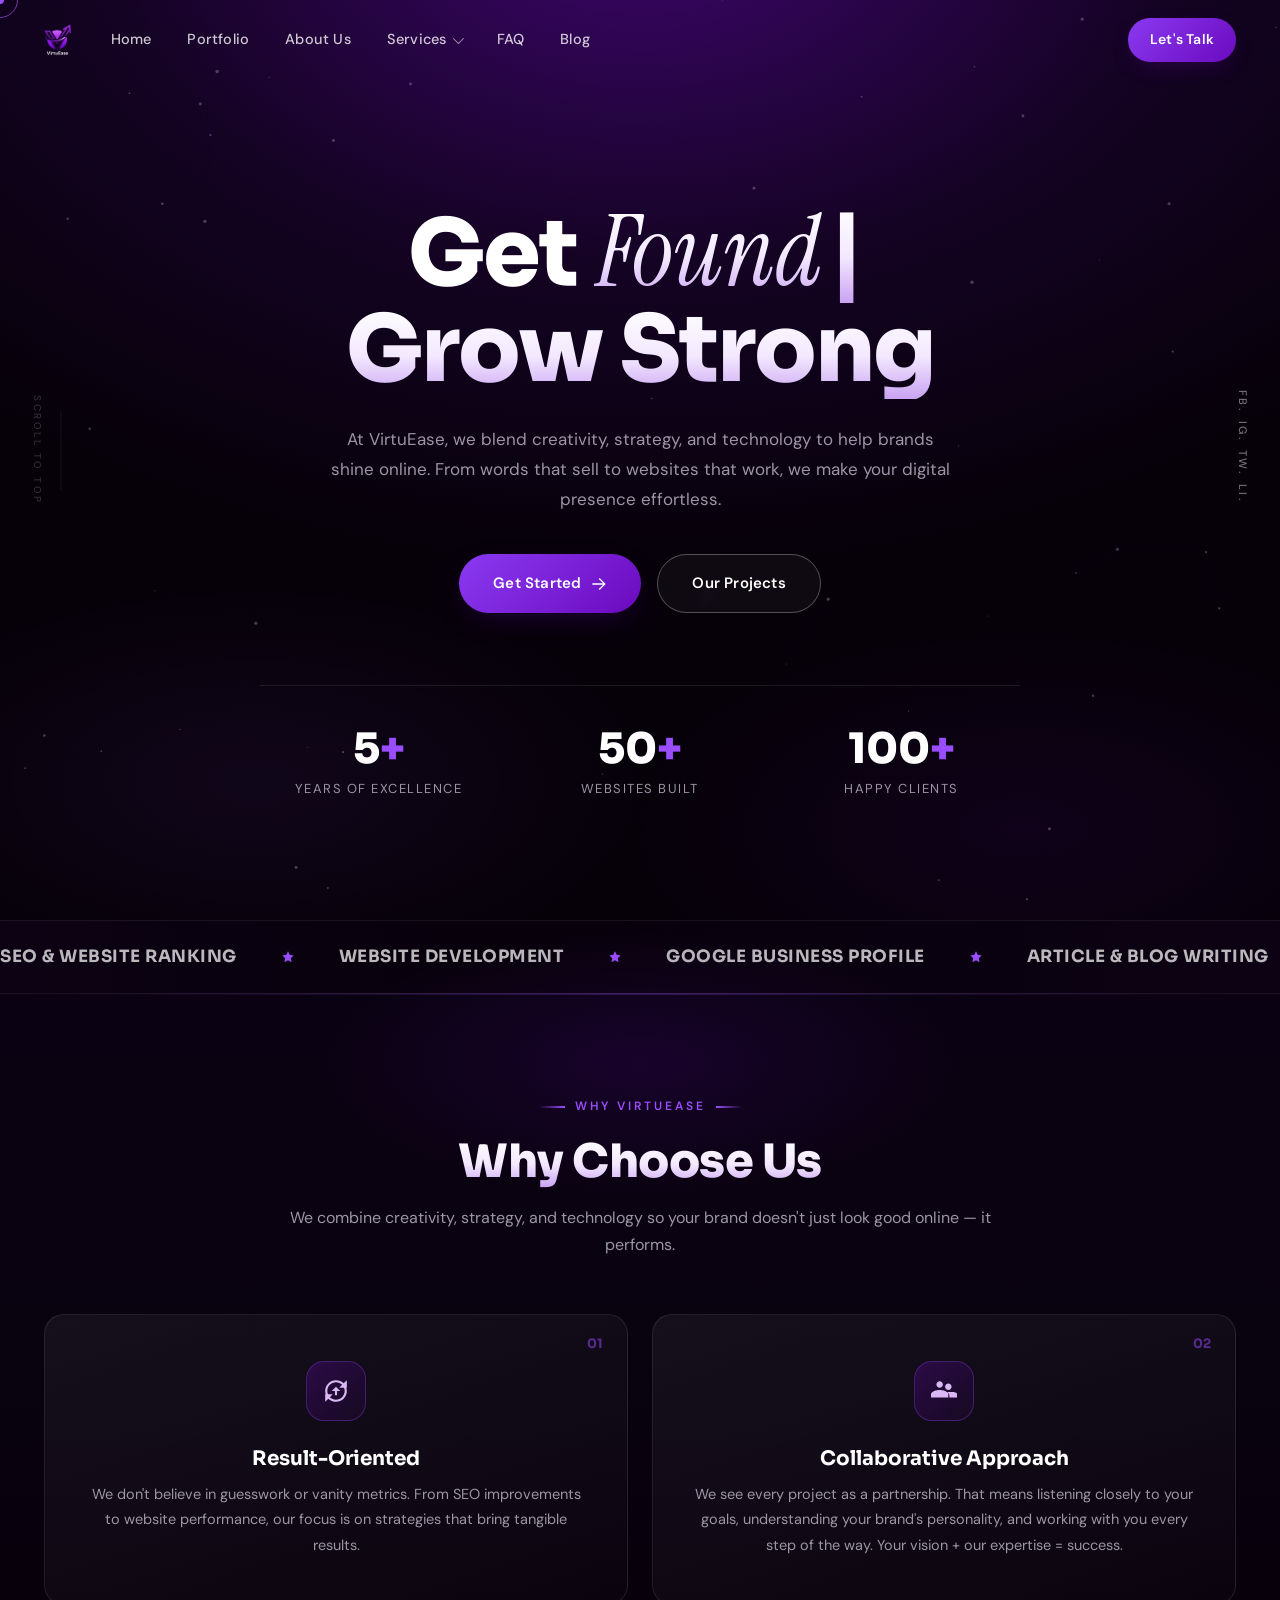
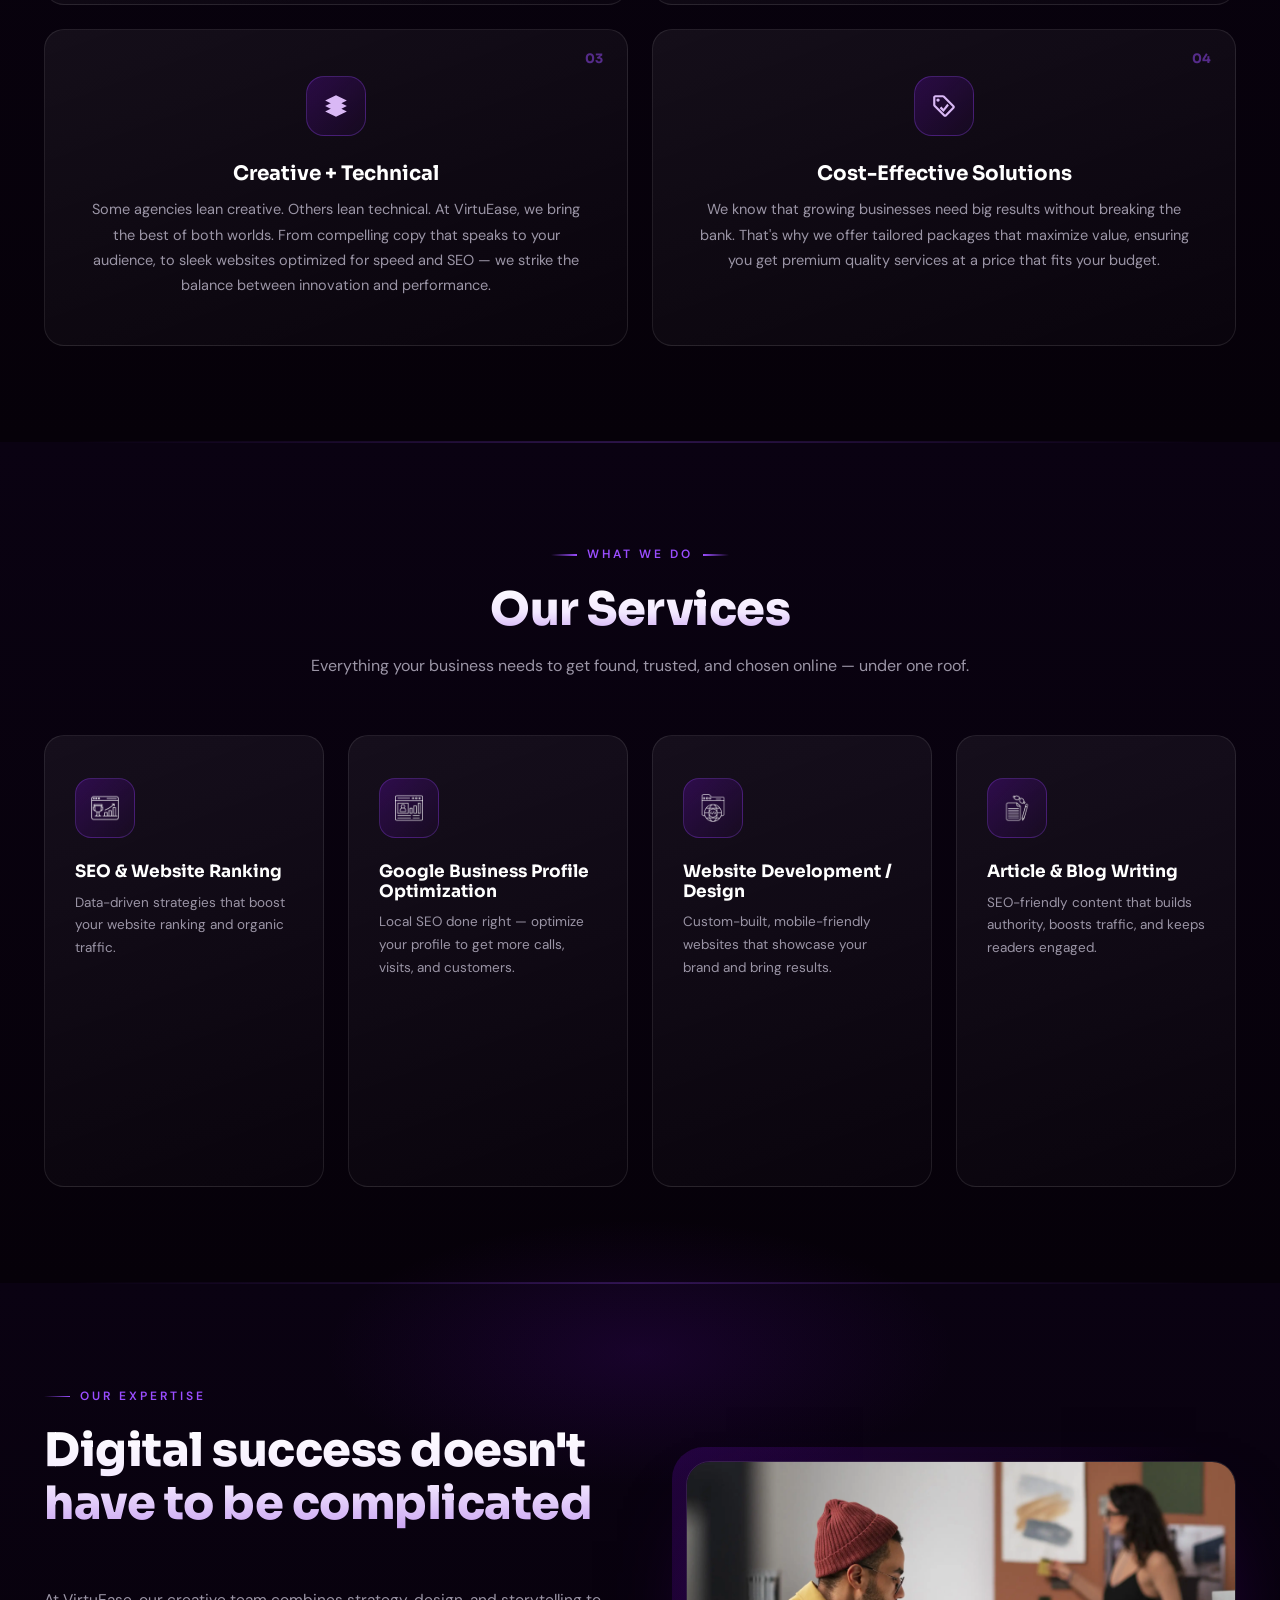
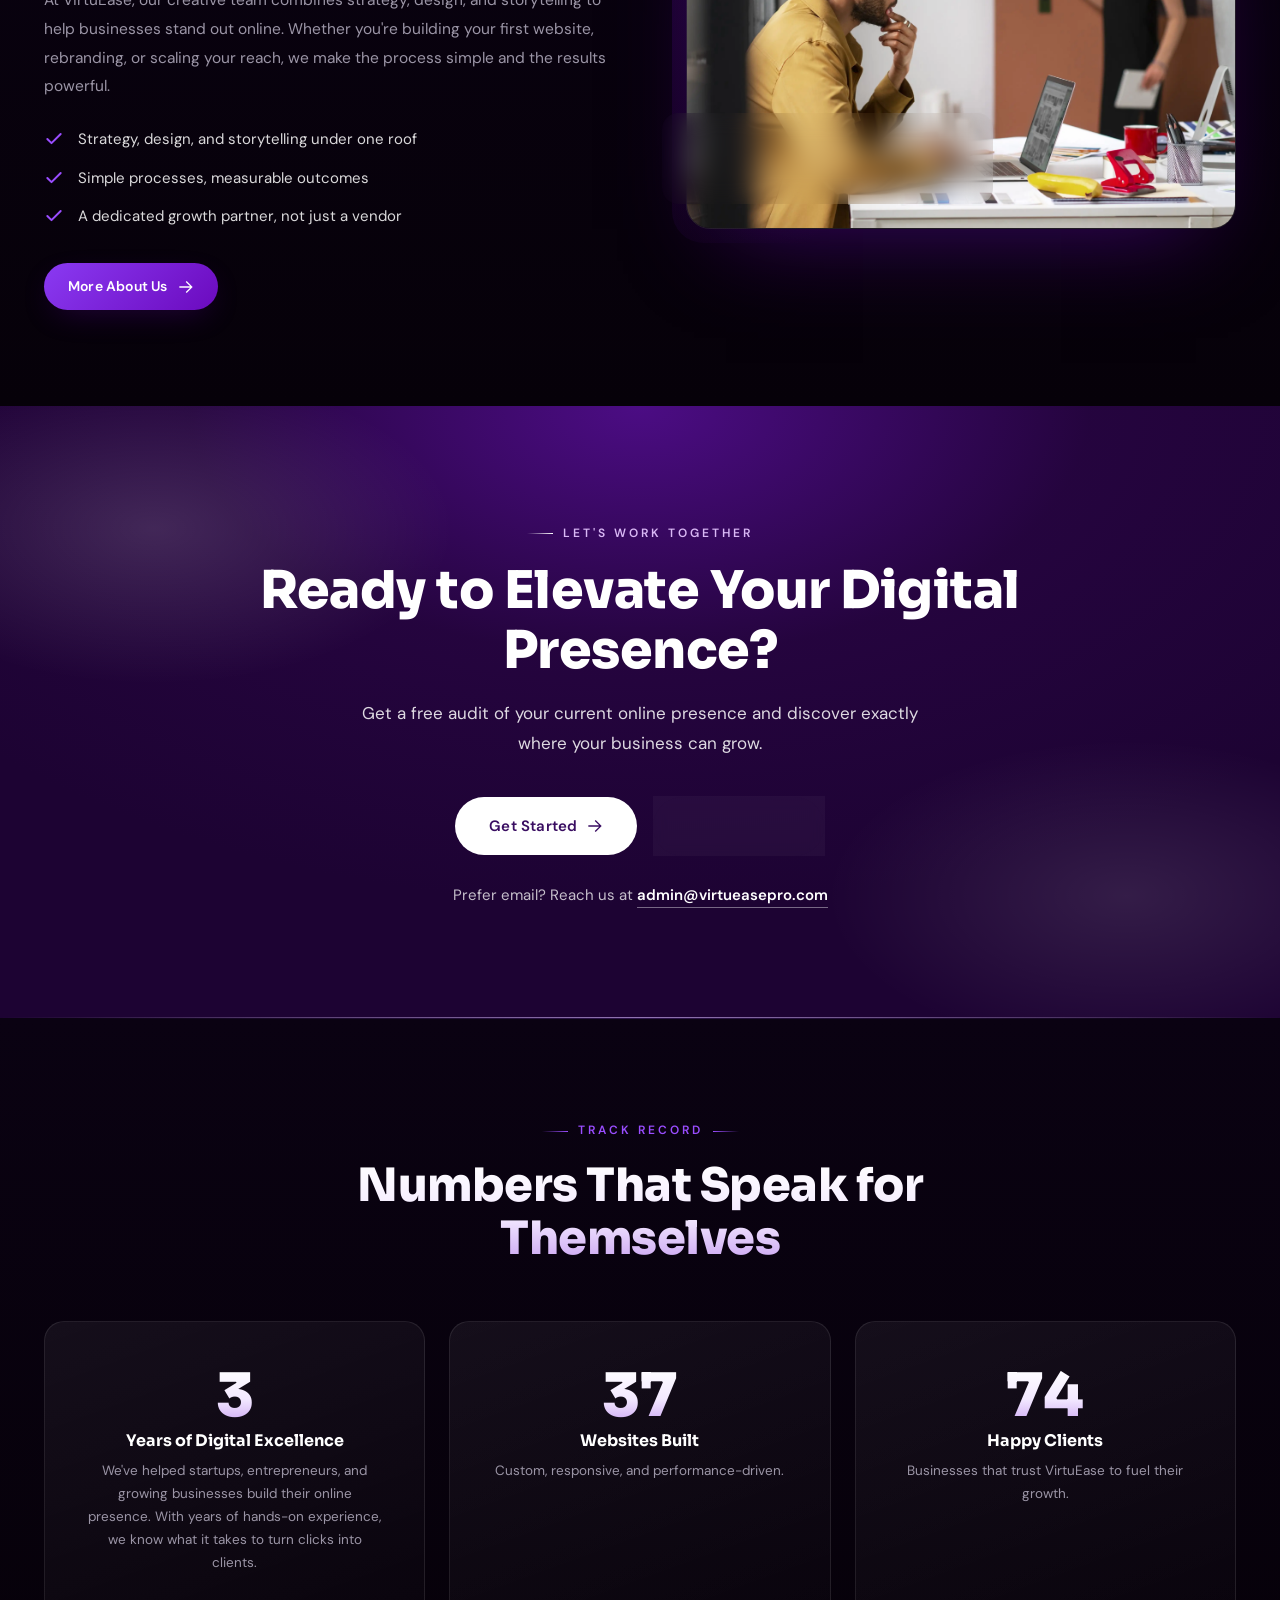
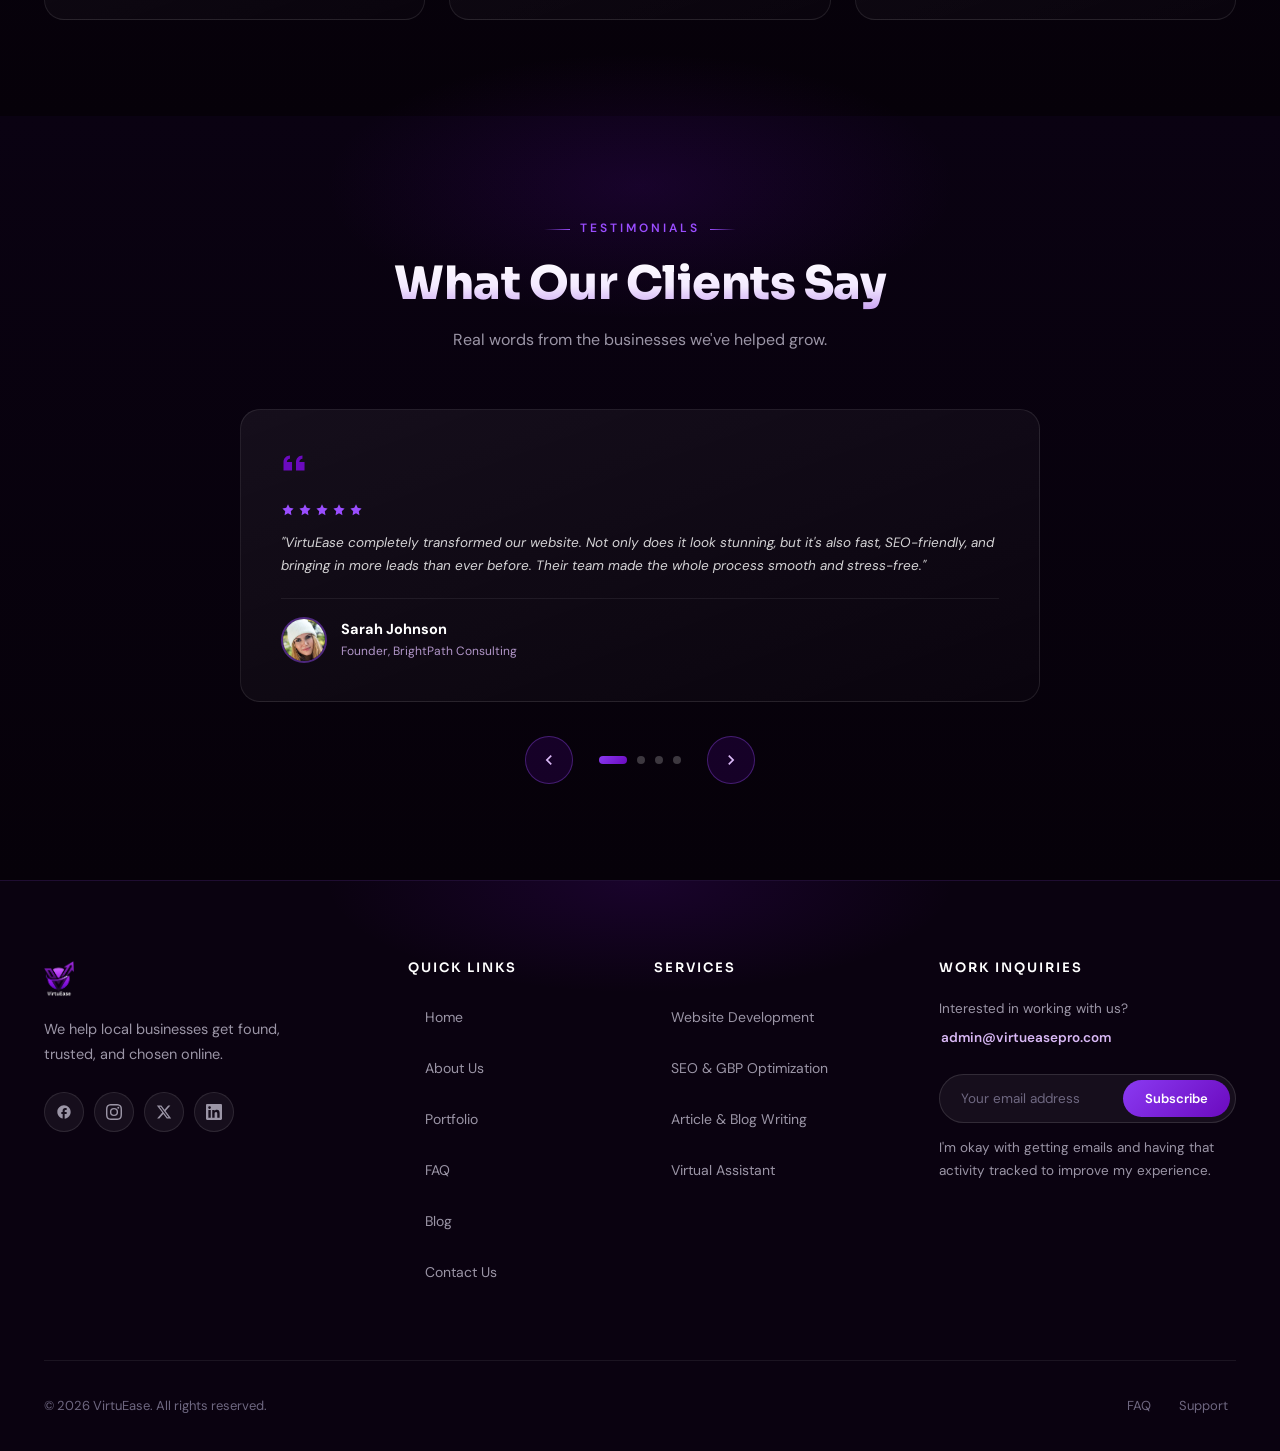
<file: index.html>
<!DOCTYPE html>
<html lang="en">
<head>
  <meta charset="UTF-8">
  <meta name="viewport" content="width=device-width, initial-scale=1.0">
  <title>Creative Digital Growth Partner &amp; SEO Agency | VirtuEase</title>
  <meta name="description" content="All-in-one digital marketing for local trades. We build lead-generating websites, manage SEO &amp; Google Business Profiles, and create content that gets you customers.">
  <link rel="icon" type="image/png" href="assets/images/favicon-32.png">
  <link rel="stylesheet" href="assets/css/style.css">
</head>
<body>

  <div class="circle-cursor circle-cursor-outer"></div>
  <div class="circle-cursor circle-cursor-inner">
    <svg width="21" height="21" viewBox="0 0 21 21" fill="none" xmlns="http://www.w3.org/2000/svg" aria-hidden="true">
      <path d="M2.06055 0H20.0605V18H17.0605V5.12155L2.12132 20.0608L0 17.9395L14.9395 3H2.06055V0Z"/>
    </svg>
  </div>

  <div class="elements-bar elements-bar-left">
    <a href="#" class="scroll-top-btn">
      <div class="scroll-progress">
        <div class="scroll-progress-bar"></div>
      </div>
      <span class="scroll-indicator">Scroll to top</span>
    </a>
  </div>

  <div class="elements-bar elements-bar-right">
    <div class="social-bar">
      <ul class="social-bar-holder">
        <li><a href="#" target="_blank" rel="noopener">Fb.</a></li>
        <li><a href="#" target="_blank" rel="noopener">Ig.</a></li>
        <li><a href="#" target="_blank" rel="noopener">Tw.</a></li>
        <li><a href="#" target="_blank" rel="noopener">Li.</a></li>
      </ul>
    </div>
  </div>

  <header class="site-header">
    <div class="header-container">
      <a href="/" class="logo" aria-label="VirtuEase home">
        <img src="assets/images/logo.png" alt="VirtuEase">
      </a>
      <nav class="desktop-nav" aria-label="Main navigation">
        <ul class="nav-menu">
          <li><a href="/">Home</a></li>
          <li><a href="/portfolio">Portfolio</a></li>
          <li><a href="/about">About Us</a></li>
          <li class="has-dropdown">
            <a href="#">Services</a>
            <ul class="dropdown-menu">
              <li><a href="/website-development">Website Development</a></li>
              <li><a href="/seo-google-business-profile-optimization">SEO &amp; Google Business Profile Optimization</a></li>
              <li><a href="/article-and-blog-writing">Article and Blog Writing</a></li>
              <li><a href="/virtual-assistant">Virtual Assistant</a></li>
            </ul>
          </li>
          <li><a href="/faq">FAQ</a></li>
          <li><a href="/blog">Blog</a></li>
        </ul>
      </nav>
      <div class="header-actions">
        <a href="/contact-us" class="btn-header-contact">Let's Talk</a>
        <button class="hamburger-btn" aria-label="Open menu">
          <span></span>
          <span></span>
          <span></span>
        </button>
      </div>
    </div>
  </header>

  <div class="hamburger-overlay" aria-hidden="true">
    <ul class="overlay-menu">
      <li style="--i:0"><a href="/">Home</a></li>
      <li style="--i:1"><a href="/portfolio">Portfolio</a></li>
      <li style="--i:2"><a href="/about">About Us</a></li>
      <li style="--i:3" class="has-submenu">
        <a href="#">Services</a>
        <ul class="overlay-submenu">
          <li><a href="/website-development">Website Development</a></li>
          <li><a href="/seo-google-business-profile-optimization">SEO &amp; Google Business Profile Optimization</a></li>
          <li><a href="/article-and-blog-writing">Article and Blog Writing</a></li>
          <li><a href="/virtual-assistant">Virtual Assistant</a></li>
        </ul>
      </li>
      <li style="--i:4"><a href="/faq">FAQ</a></li>
      <li style="--i:5"><a href="/blog">Blog</a></li>
      <li style="--i:6"><a href="/contact-us">Contact Us</a></li>
    </ul>
  </div>

  <main>
    <section class="hero-section">
      <canvas id="particles-canvas" aria-hidden="true"></canvas>
      <div class="container">
        <h1 class="hero-title">
          Get <span class="hero-animated-text"><span class="fancy-text" id="fancy-text" data-words='["Found","Chosen"]'>Found</span></span>
          <span class="hero-gradient-text">Grow Strong</span>
        </h1>
        <p class="hero-sub">At VirtuEase, we blend creativity, strategy, and technology to help brands shine online. From words that sell to websites that work, we make your digital presence effortless.</p>
        <div class="hero-buttons">
          <a href="/contact-us" class="btn btn-primary">Get Started
            <svg viewBox="0 0 24 24" fill="currentColor" aria-hidden="true"><path d="M13.025 3l8.97 8.97-8.97 8.98-1.415-1.415 6.56-6.556H2v-2.016h16.17l-6.56-6.556z"/></svg>
          </a>
          <a href="/portfolio" class="btn btn-outline">Our Projects</a>
        </div>
        <div class="hero-stats">
          <div class="hero-stat">
            <div class="num">5<span>+</span></div>
            <div class="label">Years of Excellence</div>
          </div>
          <div class="hero-stat">
            <div class="num">50<span>+</span></div>
            <div class="label">Websites Built</div>
          </div>
          <div class="hero-stat">
            <div class="num">100<span>+</span></div>
            <div class="label">Happy Clients</div>
          </div>
        </div>
      </div>
    </section>

    <div class="marquee" aria-hidden="true">
      <div class="marquee-track">
        <div class="marquee-group">
          <span class="marquee-item"><span>SEO &amp; Website Ranking</span>
            <svg class="marquee-star" viewBox="0 0 24 24" fill="currentColor"><path d="M12 2l2.9 6.26L21.6 9.3l-4.8 4.66 1.14 6.98L12 17.4l-5.94 3.54L7.2 13.96 2.4 9.3l6.7-1.04z"/></svg>
          </span>
          <span class="marquee-item"><span>Website Development</span>
            <svg class="marquee-star" viewBox="0 0 24 24" fill="currentColor"><path d="M12 2l2.9 6.26L21.6 9.3l-4.8 4.66 1.14 6.98L12 17.4l-5.94 3.54L7.2 13.96 2.4 9.3l6.7-1.04z"/></svg>
          </span>
          <span class="marquee-item"><span>Google Business Profile</span>
            <svg class="marquee-star" viewBox="0 0 24 24" fill="currentColor"><path d="M12 2l2.9 6.26L21.6 9.3l-4.8 4.66 1.14 6.98L12 17.4l-5.94 3.54L7.2 13.96 2.4 9.3l6.7-1.04z"/></svg>
          </span>
          <span class="marquee-item"><span>Article &amp; Blog Writing</span>
            <svg class="marquee-star" viewBox="0 0 24 24" fill="currentColor"><path d="M12 2l2.9 6.26L21.6 9.3l-4.8 4.66 1.14 6.98L12 17.4l-5.94 3.54L7.2 13.96 2.4 9.3l6.7-1.04z"/></svg>
          </span>
          <span class="marquee-item"><span>Virtual Assistant</span>
            <svg class="marquee-star" viewBox="0 0 24 24" fill="currentColor"><path d="M12 2l2.9 6.26L21.6 9.3l-4.8 4.66 1.14 6.98L12 17.4l-5.94 3.54L7.2 13.96 2.4 9.3l6.7-1.04z"/></svg>
          </span>
        </div>
        <div class="marquee-group">
          <span class="marquee-item"><span>SEO &amp; Website Ranking</span>
            <svg class="marquee-star" viewBox="0 0 24 24" fill="currentColor"><path d="M12 2l2.9 6.26L21.6 9.3l-4.8 4.66 1.14 6.98L12 17.4l-5.94 3.54L7.2 13.96 2.4 9.3l6.7-1.04z"/></svg>
          </span>
          <span class="marquee-item"><span>Website Development</span>
            <svg class="marquee-star" viewBox="0 0 24 24" fill="currentColor"><path d="M12 2l2.9 6.26L21.6 9.3l-4.8 4.66 1.14 6.98L12 17.4l-5.94 3.54L7.2 13.96 2.4 9.3l6.7-1.04z"/></svg>
          </span>
          <span class="marquee-item"><span>Google Business Profile</span>
            <svg class="marquee-star" viewBox="0 0 24 24" fill="currentColor"><path d="M12 2l2.9 6.26L21.6 9.3l-4.8 4.66 1.14 6.98L12 17.4l-5.94 3.54L7.2 13.96 2.4 9.3l6.7-1.04z"/></svg>
          </span>
          <span class="marquee-item"><span>Article &amp; Blog Writing</span>
            <svg class="marquee-star" viewBox="0 0 24 24" fill="currentColor"><path d="M12 2l2.9 6.26L21.6 9.3l-4.8 4.66 1.14 6.98L12 17.4l-5.94 3.54L7.2 13.96 2.4 9.3l6.7-1.04z"/></svg>
          </span>
          <span class="marquee-item"><span>Virtual Assistant</span>
            <svg class="marquee-star" viewBox="0 0 24 24" fill="currentColor"><path d="M12 2l2.9 6.26L21.6 9.3l-4.8 4.66 1.14 6.98L12 17.4l-5.94 3.54L7.2 13.96 2.4 9.3l6.7-1.04z"/></svg>
          </span>
        </div>
      </div>
    </div>

    <section class="section section-gradient section-glow">
      <div class="shape-divider-top" aria-hidden="true">
        <svg xmlns="http://www.w3.org/2000/svg" viewBox="0 0 1000 20" preserveAspectRatio="none">
          <path class="shape-fill" d="M0,0v3c0,0,393.8,0,483.4,0c9.2,0,16.6,7.4,16.6,16.6c0-9.1,7.4-16.6,16.6-16.6C606.2,3,1000,3,1000,3V0H0z"/>
        </svg>
      </div>
      <div class="container">
        <div class="section-title reveal">
          <span class="eyebrow">Why VirtuEase</span>
          <h2>Why Choose Us</h2>
          <p>We combine creativity, strategy, and technology so your brand doesn't just look good online — it performs.</p>
        </div>
        <div class="why-grid">
          <div class="why-card reveal" style="--d:0ms">
            <span class="why-num">01</span>
            <div class="card-icon">
              <svg viewBox="0 0 24 24" xmlns="http://www.w3.org/2000/svg" aria-hidden="true">
                <path d="M12 2C6.48 2 2 6.48 2 12C2 14.76 3.12 17.26 4.93 19.07L6.34 17.66C4.89 16.21 4 14.21 4 12C4 7.58 7.58 4 12 4C14.21 4 16.21 4.89 17.66 6.34L15 9H22V2L19.07 4.93C17.26 3.12 14.76 2 12 2ZM19.07 4.93L17.66 6.34C19.11 7.79 20 9.79 20 12C20 16.42 16.42 20 12 20C9.79 20 7.79 19.11 6.34 17.66L9 15H2V22L4.93 19.07C6.74 20.88 9.24 22 12 22C17.52 22 22 17.52 22 12C22 9.24 20.88 6.74 19.07 4.93ZM12 8L8 12H11V16H13V12H16L12 8Z"/>
              </svg>
            </div>
            <h3>Result-Oriented</h3>
            <p>We don't believe in guesswork or vanity metrics. From SEO improvements to website performance, our focus is on strategies that bring tangible results.</p>
          </div>
          <div class="why-card reveal" style="--d:80ms">
            <span class="why-num">02</span>
            <div class="card-icon">
              <svg viewBox="0 0 24 24" xmlns="http://www.w3.org/2000/svg" aria-hidden="true">
                <path d="M16 11C17.66 11 18.99 9.66 18.99 8C18.99 6.34 17.66 5 16 5C14.34 5 13 6.34 13 8C13 9.66 14.34 11 16 11ZM8 9C9.66 9 10.99 7.66 10.99 6C10.99 4.34 9.66 3 8 3C6.34 3 5 4.34 5 6C5 7.66 6.34 9 8 9ZM8 11C5.33 11 0 12.34 0 15V18H16V15C16 12.34 10.67 11 8 11ZM16 13C15.71 13 15.38 13.02 15.03 13.05C16.2 13.89 17 15.02 17 16.5V18H24V15C24 12.34 18.67 13 16 13Z"/>
              </svg>
            </div>
            <h3>Collaborative Approach</h3>
            <p>We see every project as a partnership. That means listening closely to your goals, understanding your brand's personality, and working with you every step of the way. Your vision + our expertise = success.</p>
          </div>
          <div class="why-card reveal" style="--d:160ms">
            <span class="why-num">03</span>
            <div class="card-icon">
              <svg viewBox="0 0 24 24" xmlns="http://www.w3.org/2000/svg" aria-hidden="true">
                <path d="M12 2L2 7L12 12L22 7L12 2ZM2 17L12 22L22 17L12 12L2 17ZM2 12L12 17L22 12L12 7L2 12Z"/>
              </svg>
            </div>
            <h3>Creative + Technical</h3>
            <p>Some agencies lean creative. Others lean technical. At VirtuEase, we bring the best of both worlds. From compelling copy that speaks to your audience, to sleek websites optimized for speed and SEO — we strike the balance between innovation and performance.</p>
          </div>
          <div class="why-card reveal" style="--d:240ms">
            <span class="why-num">04</span>
            <div class="card-icon">
              <svg viewBox="0 0 24 24" xmlns="http://www.w3.org/2000/svg" aria-hidden="true">
                <path d="M21.41 11.58L12.42 2.59C12.05 2.22 11.55 2 11 2H4C2.9 2 2 2.9 2 4V11C2 11.55 2.22 12.05 2.59 12.42L11.58 21.41C11.95 21.78 12.45 22 13 22C13.55 22 14.05 21.78 14.41 21.41L21.41 14.41C21.78 14.05 22 13.55 22 13C22 12.45 21.78 11.95 21.41 11.58ZM13 20L4 11V4H11L20 13L13 20ZM6.5 8C5.67 8 5 7.33 5 6.5C5 5.67 5.67 5 6.5 5C7.33 5 8 5.67 8 6.5C8 7.33 7.33 8 6.5 8ZM11.5 14.5L9.5 12.5L8 14L11.5 17.5L16.5 11.5L15 10L11.5 14.5Z"/>
              </svg>
            </div>
            <h3>Cost-Effective Solutions</h3>
            <p>We know that growing businesses need big results without breaking the bank. That's why we offer tailored packages that maximize value, ensuring you get premium quality services at a price that fits your budget.</p>
          </div>
        </div>
      </div>
    </section>

    <section class="section section-gradient">
      <div class="shape-divider-top" aria-hidden="true">
        <svg xmlns="http://www.w3.org/2000/svg" viewBox="0 0 1000 20" preserveAspectRatio="none">
          <path class="shape-fill" d="M0,0v3c0,0,393.8,0,483.4,0c9.2,0,16.6,7.4,16.6,16.6c0-9.1,7.4-16.6,16.6-16.6C606.2,3,1000,3,1000,3V0H0z"/>
        </svg>
      </div>
      <div class="container">
        <div class="section-title reveal">
          <span class="eyebrow">What We Do</span>
          <h2>Our Services</h2>
          <p>Everything your business needs to get found, trusted, and chosen online — under one roof.</p>
        </div>
        <div class="services-grid">
          <a href="/seo-google-business-profile-optimization" class="service-card reveal" style="--d:0ms">
            <span class="icon">
              <img src="assets/images/icon-seo.png" alt="" width="28" height="28">
            </span>
            <h4>SEO &amp; Website Ranking</h4>
            <p>Data-driven strategies that boost your website ranking and organic traffic.</p>
            <span class="service-link">Explore service
              <svg viewBox="0 0 24 24" fill="currentColor" aria-hidden="true"><path d="M13.025 3l8.97 8.97-8.97 8.98-1.415-1.415 6.56-6.556H2v-2.016h16.17l-6.56-6.556z"/></svg>
            </span>
          </a>
          <a href="/seo-google-business-profile-optimization" class="service-card reveal" style="--d:80ms">
            <span class="icon">
              <img src="assets/images/icon-gbp.png" alt="" width="28" height="28">
            </span>
            <h4>Google Business Profile Optimization</h4>
            <p>Local SEO done right — optimize your profile to get more calls, visits, and customers.</p>
            <span class="service-link">Explore service
              <svg viewBox="0 0 24 24" fill="currentColor" aria-hidden="true"><path d="M13.025 3l8.97 8.97-8.97 8.98-1.415-1.415 6.56-6.556H2v-2.016h16.17l-6.56-6.556z"/></svg>
            </span>
          </a>
          <a href="/website-development" class="service-card reveal" style="--d:160ms">
            <span class="icon">
              <img src="assets/images/icon-web.png" alt="" width="28" height="28">
            </span>
            <h4>Website Development / Design</h4>
            <p>Custom-built, mobile-friendly websites that showcase your brand and bring results.</p>
            <span class="service-link">Explore service
              <svg viewBox="0 0 24 24" fill="currentColor" aria-hidden="true"><path d="M13.025 3l8.97 8.97-8.97 8.98-1.415-1.415 6.56-6.556H2v-2.016h16.17l-6.56-6.556z"/></svg>
            </span>
          </a>
          <a href="/article-and-blog-writing" class="service-card reveal" style="--d:240ms">
            <span class="icon">
              <img src="assets/images/icon-content.png" alt="" width="28" height="28">
            </span>
            <h4>Article &amp; Blog Writing</h4>
            <p>SEO-friendly content that builds authority, boosts traffic, and keeps readers engaged.</p>
            <span class="service-link">Explore service
              <svg viewBox="0 0 24 24" fill="currentColor" aria-hidden="true"><path d="M13.025 3l8.97 8.97-8.97 8.98-1.415-1.415 6.56-6.556H2v-2.016h16.17l-6.56-6.556z"/></svg>
            </span>
          </a>
        </div>
      </div>
    </section>

    <section class="section section-gradient section-glow">
      <div class="shape-divider-top" aria-hidden="true">
        <svg xmlns="http://www.w3.org/2000/svg" viewBox="0 0 1000 20" preserveAspectRatio="none">
          <path class="shape-fill" d="M0,0v3c0,0,393.8,0,483.4,0c9.2,0,16.6,7.4,16.6,16.6c0-9.1,7.4-16.6,16.6-16.6C606.2,3,1000,3,1000,3V0H0z"/>
        </svg>
      </div>
      <div class="container">
        <div class="expertise-wrapper">
          <div class="expertise-content reveal">
            <span class="eyebrow">Our Expertise</span>
            <div class="section-title left">
              <h2>Digital success doesn't have to be complicated</h2>
            </div>
            <p>At VirtuEase, our creative team combines strategy, design, and storytelling to help businesses stand out online. Whether you're building your first website, rebranding, or scaling your reach, we make the process simple and the results powerful.</p>
            <ul class="expertise-list">
              <li>
                <svg viewBox="0 0 24 24" fill="none" stroke="currentColor" stroke-width="2.4" stroke-linecap="round" stroke-linejoin="round" aria-hidden="true"><path d="M20 6L9 17l-5-5"/></svg>
                Strategy, design, and storytelling under one roof
              </li>
              <li>
                <svg viewBox="0 0 24 24" fill="none" stroke="currentColor" stroke-width="2.4" stroke-linecap="round" stroke-linejoin="round" aria-hidden="true"><path d="M20 6L9 17l-5-5"/></svg>
                Simple processes, measurable outcomes
              </li>
              <li>
                <svg viewBox="0 0 24 24" fill="none" stroke="currentColor" stroke-width="2.4" stroke-linecap="round" stroke-linejoin="round" aria-hidden="true"><path d="M20 6L9 17l-5-5"/></svg>
                A dedicated growth partner, not just a vendor
              </li>
            </ul>
            <a href="/about" class="btn btn-primary btn-sm">More About Us
              <svg viewBox="0 0 24 24" fill="currentColor" aria-hidden="true"><path d="M13.025 3l8.97 8.97-8.97 8.98-1.415-1.415 6.56-6.556H2v-2.016h16.17l-6.56-6.556z"/></svg>
            </a>
          </div>
          <div class="expertise-image reveal" style="--d:120ms">
            <img src="assets/images/interior-office.jpg" alt="Inside the VirtuEase creative workspace" loading="lazy">
            <div class="expertise-float">
              <div class="float-icon">
                <svg viewBox="0 0 24 24" xmlns="http://www.w3.org/2000/svg" aria-hidden="true"><path d="M1 21h4V9H1v12zM23 10c0-1.1-.9-2-2-2h-6.31l.95-4.57.03-.32c0-.41-.17-.79-.44-1.06L14.17 1 7.59 7.59C7.22 7.95 7 8.45 7 9v10c0 1.1.9 2 2 2h9c.83 0 1.54-.5 1.84-1.22l3.02-7.05c.09-.23.14-.47.14-.73v-2z"/></svg>
              </div>
              <div>
                <div class="float-label">Client Satisfaction</div>
                <div class="float-value">99% keep coming back</div>
              </div>
            </div>
          </div>
        </div>
      </div>
    </section>

    <section class="cta-section">
      <div class="container">
        <span class="eyebrow reveal revealed">Let's Work Together</span>
        <h2 class="reveal revealed">Ready to Elevate Your Digital Presence?</h2>
        <p class="reveal revealed">Get a free audit of your current online presence and discover exactly where your business can grow.</p>
        <div class="hero-buttons reveal revealed">
          <a href="/contact-us" class="btn btn-white">Get Started
            <svg viewBox="0 0 24 24" fill="currentColor" aria-hidden="true"><path d="M13.025 3l8.97 8.97-8.97 8.98-1.415-1.415 6.56-6.556H2v-2.016h16.17l-6.56-6.556z"/></svg>
          </a>
          <a href="/portfolio" class="btn btn-outline">See Our Work</a>
        </div>
        <span class="cta-email reveal revealed">Prefer email? Reach us at <a href="mailto:admin@virtueasepro.com">admin@virtueasepro.com</a></span>
      </div>
    </section>

    <section class="section section-gradient">
      <div class="shape-divider-top" aria-hidden="true">
        <svg xmlns="http://www.w3.org/2000/svg" viewBox="0 0 1000 20" preserveAspectRatio="none">
          <path class="shape-fill" d="M0,0v3c0,0,393.8,0,483.4,0c9.2,0,16.6,7.4,16.6,16.6c0-9.1,7.4-16.6,16.6-16.6C606.2,3,1000,3,1000,3V0H0z"/>
        </svg>
      </div>
      <div class="container">
        <div class="section-title reveal">
          <span class="eyebrow">Track Record</span>
          <h2>Numbers That Speak for Themselves</h2>
        </div>
        <div class="counters-grid">
          <div class="counter-item reveal" style="--d:0ms">
            <span class="counter-number" data-target="5">0</span>
            <h6 class="counter-label">Years of Digital Excellence</h6>
            <p class="counter-description">We've helped startups, entrepreneurs, and growing businesses build their online presence. With years of hands-on experience, we know what it takes to turn clicks into clients.</p>
          </div>
          <div class="counter-item reveal" style="--d:100ms">
            <span class="counter-number" data-target="50">0</span>
            <h6 class="counter-label">Websites Built</h6>
            <p class="counter-description">Custom, responsive, and performance-driven.</p>
          </div>
          <div class="counter-item reveal" style="--d:200ms">
            <span class="counter-number" data-target="100">0</span>
            <h6 class="counter-label">Happy Clients</h6>
            <p class="counter-description">Businesses that trust VirtuEase to fuel their growth.</p>
          </div>
        </div>
      </div>
    </section>

    <section class="section testimonials-section section-glow">
      <div class="container">
        <div class="section-title reveal">
          <span class="eyebrow">Testimonials</span>
          <h2>What Our Clients Say</h2>
          <p>Real words from the businesses we've helped grow.</p>
        </div>
        <div class="testimonials-carousel reveal" id="testimonials-carousel">
          <div class="testimonials-track">
            <div class="testimonial-slide">
              <div class="testimonial-card">
                <span class="quote-icon">
                  <svg viewBox="0 0 24 24" xmlns="http://www.w3.org/2000/svg" aria-hidden="true"><path d="M7.17 6C4.32 6 2 8.32 2 11.17V18h6.83v-6.83H4.67c0-1.38 1.12-2.5 2.5-2.5V6zm10 0C14.32 6 12 8.32 12 11.17V18h6.83v-6.83h-4.16c0-1.38 1.12-2.5 2.5-2.5V6z"/></svg>
                </span>
                <div class="stars" aria-label="5 out of 5 stars">
                  <svg viewBox="0 0 24 24" aria-hidden="true"><path d="M12 2l2.9 6.26L21.6 9.3l-4.8 4.66 1.14 6.98L12 17.4l-5.94 3.54L7.2 13.96 2.4 9.3l6.7-1.04z"/></svg>
                  <svg viewBox="0 0 24 24" aria-hidden="true"><path d="M12 2l2.9 6.26L21.6 9.3l-4.8 4.66 1.14 6.98L12 17.4l-5.94 3.54L7.2 13.96 2.4 9.3l6.7-1.04z"/></svg>
                  <svg viewBox="0 0 24 24" aria-hidden="true"><path d="M12 2l2.9 6.26L21.6 9.3l-4.8 4.66 1.14 6.98L12 17.4l-5.94 3.54L7.2 13.96 2.4 9.3l6.7-1.04z"/></svg>
                  <svg viewBox="0 0 24 24" aria-hidden="true"><path d="M12 2l2.9 6.26L21.6 9.3l-4.8 4.66 1.14 6.98L12 17.4l-5.94 3.54L7.2 13.96 2.4 9.3l6.7-1.04z"/></svg>
                  <svg viewBox="0 0 24 24" aria-hidden="true"><path d="M12 2l2.9 6.26L21.6 9.3l-4.8 4.66 1.14 6.98L12 17.4l-5.94 3.54L7.2 13.96 2.4 9.3l6.7-1.04z"/></svg>
                </div>
                <p>"VirtuEase completely transformed our website. Not only does it look stunning, but it's also fast, SEO-friendly, and bringing in more leads than ever before. Their team made the whole process smooth and stress-free."</p>
                <div class="person">
                  <img src="assets/images/testimonial-1.png" alt="Sarah Johnson" class="avatar" loading="lazy">
                  <div>
                    <div class="name">Sarah Johnson</div>
                    <div class="role">Founder, BrightPath Consulting</div>
                  </div>
                </div>
              </div>
            </div>
            <div class="testimonial-slide">
              <div class="testimonial-card">
                <span class="quote-icon">
                  <svg viewBox="0 0 24 24" xmlns="http://www.w3.org/2000/svg" aria-hidden="true"><path d="M7.17 6C4.32 6 2 8.32 2 11.17V18h6.83v-6.83H4.67c0-1.38 1.12-2.5 2.5-2.5V6zm10 0C14.32 6 12 8.32 12 11.17V18h6.83v-6.83h-4.16c0-1.38 1.12-2.5 2.5-2.5V6z"/></svg>
                </span>
                <div class="stars" aria-label="5 out of 5 stars">
                  <svg viewBox="0 0 24 24" aria-hidden="true"><path d="M12 2l2.9 6.26L21.6 9.3l-4.8 4.66 1.14 6.98L12 17.4l-5.94 3.54L7.2 13.96 2.4 9.3l6.7-1.04z"/></svg>
                  <svg viewBox="0 0 24 24" aria-hidden="true"><path d="M12 2l2.9 6.26L21.6 9.3l-4.8 4.66 1.14 6.98L12 17.4l-5.94 3.54L7.2 13.96 2.4 9.3l6.7-1.04z"/></svg>
                  <svg viewBox="0 0 24 24" aria-hidden="true"><path d="M12 2l2.9 6.26L21.6 9.3l-4.8 4.66 1.14 6.98L12 17.4l-5.94 3.54L7.2 13.96 2.4 9.3l6.7-1.04z"/></svg>
                  <svg viewBox="0 0 24 24" aria-hidden="true"><path d="M12 2l2.9 6.26L21.6 9.3l-4.8 4.66 1.14 6.98L12 17.4l-5.94 3.54L7.2 13.96 2.4 9.3l6.7-1.04z"/></svg>
                  <svg viewBox="0 0 24 24" aria-hidden="true"><path d="M12 2l2.9 6.26L21.6 9.3l-4.8 4.66 1.14 6.98L12 17.4l-5.94 3.54L7.2 13.96 2.4 9.3l6.7-1.04z"/></svg>
                </div>
                <p>"The copywriting blew us away. They captured our brand voice perfectly and created content that truly connects with our audience. Our engagement rates went up within weeks!"</p>
                <div class="person">
                  <img src="assets/images/testimonial-2.png" alt="David Carter" class="avatar" loading="lazy">
                  <div>
                    <div class="name">David Carter</div>
                    <div class="role">Marketing Director, NovaTech</div>
                  </div>
                </div>
              </div>
            </div>
            <div class="testimonial-slide">
              <div class="testimonial-card">
                <span class="quote-icon">
                  <svg viewBox="0 0 24 24" xmlns="http://www.w3.org/2000/svg" aria-hidden="true"><path d="M7.17 6C4.32 6 2 8.32 2 11.17V18h6.83v-6.83H4.67c0-1.38 1.12-2.5 2.5-2.5V6zm10 0C14.32 6 12 8.32 12 11.17V18h6.83v-6.83h-4.16c0-1.38 1.12-2.5 2.5-2.5V6z"/></svg>
                </span>
                <div class="stars" aria-label="5 out of 5 stars">
                  <svg viewBox="0 0 24 24" aria-hidden="true"><path d="M12 2l2.9 6.26L21.6 9.3l-4.8 4.66 1.14 6.98L12 17.4l-5.94 3.54L7.2 13.96 2.4 9.3l6.7-1.04z"/></svg>
                  <svg viewBox="0 0 24 24" aria-hidden="true"><path d="M12 2l2.9 6.26L21.6 9.3l-4.8 4.66 1.14 6.98L12 17.4l-5.94 3.54L7.2 13.96 2.4 9.3l6.7-1.04z"/></svg>
                  <svg viewBox="0 0 24 24" aria-hidden="true"><path d="M12 2l2.9 6.26L21.6 9.3l-4.8 4.66 1.14 6.98L12 17.4l-5.94 3.54L7.2 13.96 2.4 9.3l6.7-1.04z"/></svg>
                  <svg viewBox="0 0 24 24" aria-hidden="true"><path d="M12 2l2.9 6.26L21.6 9.3l-4.8 4.66 1.14 6.98L12 17.4l-5.94 3.54L7.2 13.96 2.4 9.3l6.7-1.04z"/></svg>
                  <svg viewBox="0 0 24 24" aria-hidden="true"><path d="M12 2l2.9 6.26L21.6 9.3l-4.8 4.66 1.14 6.98L12 17.4l-5.94 3.54L7.2 13.96 2.4 9.3l6.7-1.04z"/></svg>
                </div>
                <p>"We started ranking on Google within a few months thanks to VirtuEase's SEO strategies. The increase in traffic and new clients has been incredible. They deliver exactly what they promise."</p>
                <div class="person">
                  <img src="assets/images/testimonial-3.png" alt="Linda Martinez" class="avatar" loading="lazy">
                  <div>
                    <div class="name">Linda Martinez</div>
                    <div class="role">Owner, GreenLeaf Wellness</div>
                  </div>
                </div>
              </div>
            </div>
            <div class="testimonial-slide">
              <div class="testimonial-card">
                <span class="quote-icon">
                  <svg viewBox="0 0 24 24" xmlns="http://www.w3.org/2000/svg" aria-hidden="true"><path d="M7.17 6C4.32 6 2 8.32 2 11.17V18h6.83v-6.83H4.67c0-1.38 1.12-2.5 2.5-2.5V6zm10 0C14.32 6 12 8.32 12 11.17V18h6.83v-6.83h-4.16c0-1.38 1.12-2.5 2.5-2.5V6z"/></svg>
                </span>
                <div class="stars" aria-label="5 out of 5 stars">
                  <svg viewBox="0 0 24 24" aria-hidden="true"><path d="M12 2l2.9 6.26L21.6 9.3l-4.8 4.66 1.14 6.98L12 17.4l-5.94 3.54L7.2 13.96 2.4 9.3l6.7-1.04z"/></svg>
                  <svg viewBox="0 0 24 24" aria-hidden="true"><path d="M12 2l2.9 6.26L21.6 9.3l-4.8 4.66 1.14 6.98L12 17.4l-5.94 3.54L7.2 13.96 2.4 9.3l6.7-1.04z"/></svg>
                  <svg viewBox="0 0 24 24" aria-hidden="true"><path d="M12 2l2.9 6.26L21.6 9.3l-4.8 4.66 1.14 6.98L12 17.4l-5.94 3.54L7.2 13.96 2.4 9.3l6.7-1.04z"/></svg>
                  <svg viewBox="0 0 24 24" aria-hidden="true"><path d="M12 2l2.9 6.26L21.6 9.3l-4.8 4.66 1.14 6.98L12 17.4l-5.94 3.54L7.2 13.96 2.4 9.3l6.7-1.04z"/></svg>
                  <svg viewBox="0 0 24 24" aria-hidden="true"><path d="M12 2l2.9 6.26L21.6 9.3l-4.8 4.66 1.14 6.98L12 17.4l-5.94 3.54L7.2 13.96 2.4 9.3l6.7-1.04z"/></svg>
                </div>
                <p>"What stood out to me was their collaborative approach. They listened, understood our goals, and worked like an extension of our team. The results have been fantastic, and we're excited to continue working with them."</p>
                <div class="person">
                  <img src="assets/images/testimonial-4.png" alt="Michael Frank" class="avatar" loading="lazy">
                  <div>
                    <div class="name">Michael Frank</div>
                    <div class="role">CEO, Swift Logistics</div>
                  </div>
                </div>
              </div>
            </div>
          </div>
          <div class="testimonials-nav">
            <button class="t-prev" aria-label="Previous testimonial">
              <svg viewBox="0 0 24 24" aria-hidden="true"><path d="M15.41 7.41L14 6l-6 6 6 6 1.41-1.41L10.83 12z"/></svg>
            </button>
            <div class="t-dots" role="tablist" aria-label="Testimonial slides">
              <button class="t-dot active" aria-label="Testimonial 1" role="tab"></button>
              <button class="t-dot" aria-label="Testimonial 2" role="tab"></button>
              <button class="t-dot" aria-label="Testimonial 3" role="tab"></button>
              <button class="t-dot" aria-label="Testimonial 4" role="tab"></button>
            </div>
            <button class="t-next" aria-label="Next testimonial">
              <svg viewBox="0 0 24 24" aria-hidden="true"><path d="M10 6L8.59 7.41 13.17 12l-4.58 4.59L10 18l6-6z"/></svg>
            </button>
          </div>
        </div>
      </div>
    </section>
  </main>

  <footer class="footer">
    <div class="container">
      <div class="footer-grid">
        <div class="footer-brand">
          <img src="assets/images/logo.png" alt="VirtuEase">
          <p>We help local businesses get found, trusted, and chosen online.</p>
          <div class="social-links">
            <a href="#" target="_blank" rel="noopener" aria-label="Facebook">
              <svg viewBox="0 0 24 24" aria-hidden="true"><path d="M22 12c0-5.52-4.48-10-10-10S2 6.48 2 12c0 4.84 3.44 8.87 8 9.8V15H8v-3h2V9.5C10 7.57 11.57 6 13.5 6H16v3h-2c-.55 0-1 .45-1 1v2h3v3h-3v6.95c5.05-.5 9-4.76 9-9.95z"/></svg>
            </a>
            <a href="#" target="_blank" rel="noopener" aria-label="Instagram">
              <svg viewBox="0 0 24 24" aria-hidden="true"><path d="M12 2.16c3.2 0 3.58.01 4.85.07 1.17.05 1.8.25 2.23.41.56.22.96.48 1.38.9.42.42.68.82.9 1.38.16.42.36 1.06.41 2.23.06 1.27.07 1.65.07 4.85s-.01 3.58-.07 4.85c-.05 1.17-.25 1.8-.41 2.23-.22.56-.48.96-.9 1.38-.42.42-.82.68-1.38.9-.42.16-1.06.36-2.23.41-1.27.06-1.65.07-4.85.07s-3.58-.01-4.85-.07c-1.17-.05-1.8-.25-2.23-.41a3.72 3.72 0 0 1-1.38-.9 3.72 3.72 0 0 1-.9-1.38c-.16-.42-.36-1.06-.41-2.23C2.17 15.58 2.16 15.2 2.16 12s.01-3.58.07-4.85c.05-1.17.25-1.8.41-2.23.22-.56.48-.96.9-1.38.42-.42.82-.68 1.38-.9.42-.16 1.06-.36 2.23-.41C8.42 2.17 8.8 2.16 12 2.16zM12 0C8.74 0 8.33.01 7.05.07 5.78.13 4.9.33 4.14.63a5.9 5.9 0 0 0-2.13 1.39A5.9 5.9 0 0 0 .63 4.14C.33 4.9.13 5.78.07 7.05.01 8.33 0 8.74 0 12s.01 3.67.07 4.95c.06 1.27.26 2.15.56 2.91.3.76.71 1.4 1.39 2.13a5.9 5.9 0 0 0 2.13 1.39c.76.3 1.64.5 2.91.56C8.33 23.99 8.74 24 12 24s3.67-.01 4.95-.07c1.27-.06 2.15-.26 2.91-.56a5.9 5.9 0 0 0 2.13-1.39 5.9 5.9 0 0 0 1.39-2.13c.3-.76.5-1.64.56-2.91.06-1.28.07-1.69.07-4.95s-.01-3.67-.07-4.95c-.06-1.27-.26-2.15-.56-2.91a5.9 5.9 0 0 0-1.39-2.13A5.9 5.9 0 0 0 19.86.63c-.76-.3-1.64-.5-2.91-.56C15.67.01 15.26 0 12 0zm0 5.84A6.16 6.16 0 1 0 18.16 12 6.16 6.16 0 0 0 12 5.84zM12 16a4 4 0 1 1 4-4 4 4 0 0 1-4 4zm7.85-10.4a1.44 1.44 0 1 1-2.88 0 1.44 1.44 0 0 1 2.88 0z"/></svg>
            </a>
            <a href="#" target="_blank" rel="noopener" aria-label="X (Twitter)">
              <svg viewBox="0 0 24 24" aria-hidden="true"><path d="M18.244 2.25h3.308l-7.227 8.26 8.502 11.24H16.17l-5.214-6.817L4.99 21.75H1.68l7.73-8.835L1.254 2.25H8.08l4.713 6.231zm-1.161 17.52h1.833L7.084 4.126H5.117z"/></svg>
            </a>
            <a href="#" target="_blank" rel="noopener" aria-label="LinkedIn">
              <svg viewBox="0 0 24 24" aria-hidden="true"><path d="M20.45 20.45h-3.55v-5.57c0-1.33-.03-3.04-1.85-3.04-1.85 0-2.13 1.45-2.13 2.94v5.67H9.35V9h3.41v1.56h.05c.48-.9 1.64-1.85 3.37-1.85 3.6 0 4.27 2.37 4.27 5.46v6.28zM5.34 7.43a2.06 2.06 0 1 1 0-4.12 2.06 2.06 0 0 1 0 4.12zM7.12 20.45H3.56V9h3.56v11.45zM22.22 0H1.77C.79 0 0 .77 0 1.73v20.54C0 23.23.79 24 1.77 24h20.45c.98 0 1.78-.77 1.78-1.73V1.73C24 .77 23.2 0 22.22 0z"/></svg>
            </a>
          </div>
        </div>
        <div>
          <h4>Quick Links</h4>
          <ul class="footer-links">
            <li><a href="/">Home</a></li>
            <li><a href="/about">About Us</a></li>
            <li><a href="/portfolio">Portfolio</a></li>
            <li><a href="/faq">FAQ</a></li>
            <li><a href="/blog">Blog</a></li>
            <li><a href="/contact-us">Contact Us</a></li>
          </ul>
        </div>
        <div>
          <h4>Services</h4>
          <ul class="footer-links">
            <li><a href="/website-development">Website Development</a></li>
            <li><a href="/seo-google-business-profile-optimization">SEO &amp; GBP Optimization</a></li>
            <li><a href="/article-and-blog-writing">Article &amp; Blog Writing</a></li>
            <li><a href="/virtual-assistant">Virtual Assistant</a></li>
          </ul>
        </div>
        <div class="footer-newsletter">
          <h4>Work Inquiries</h4>
          <p>Interested in working with us? <a href="mailto:admin@virtueasepro.com" style="color:var(--primary-light);font-weight:600">admin@virtueasepro.com</a></p>
          <form class="newsletter-form" novalidate>
            <input type="email" placeholder="Your email address" aria-label="Email address" required>
            <button type="submit">Subscribe</button>
          </form>
          <p class="newsletter-note">I'm okay with getting emails and having that activity tracked to improve my experience.</p>
        </div>
      </div>
      <div class="footer-bottom">
        <span>&copy; 2026 VirtuEase. All rights reserved.</span>
        <div class="footer-legal">
          <a href="/faq">FAQ</a>
          <a href="/contact-us">Support</a>
        </div>
      </div>
    </div>
  </footer>

  <button class="scroll-top" aria-label="Scroll to top">
    <svg viewBox="0 0 24 24" aria-hidden="true"><path d="M4 12l1.41 1.41L11 7.83V20h2V7.83l5.58 5.59L20 12l-8-8-8 8z"/></svg>
  </button>

  <script src="assets/js/main.js"></script>
</body>
</html>
</file>
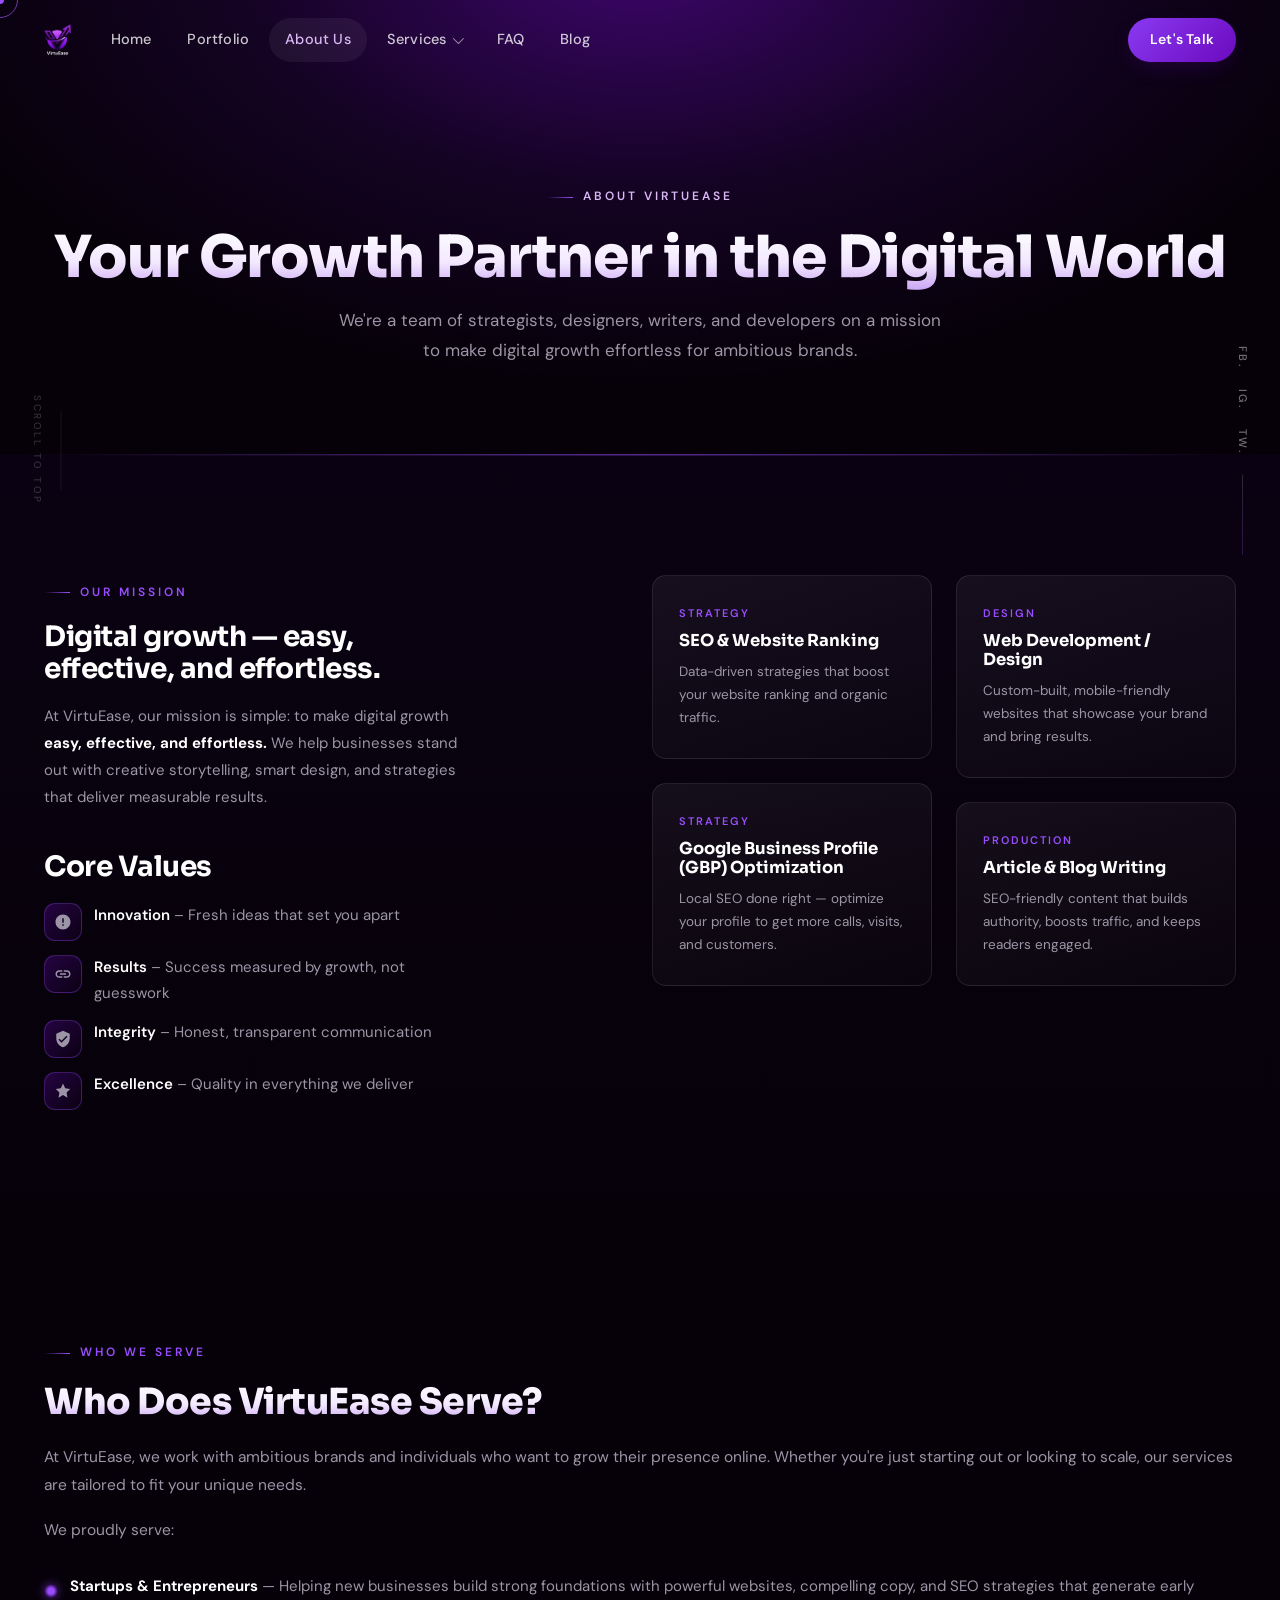
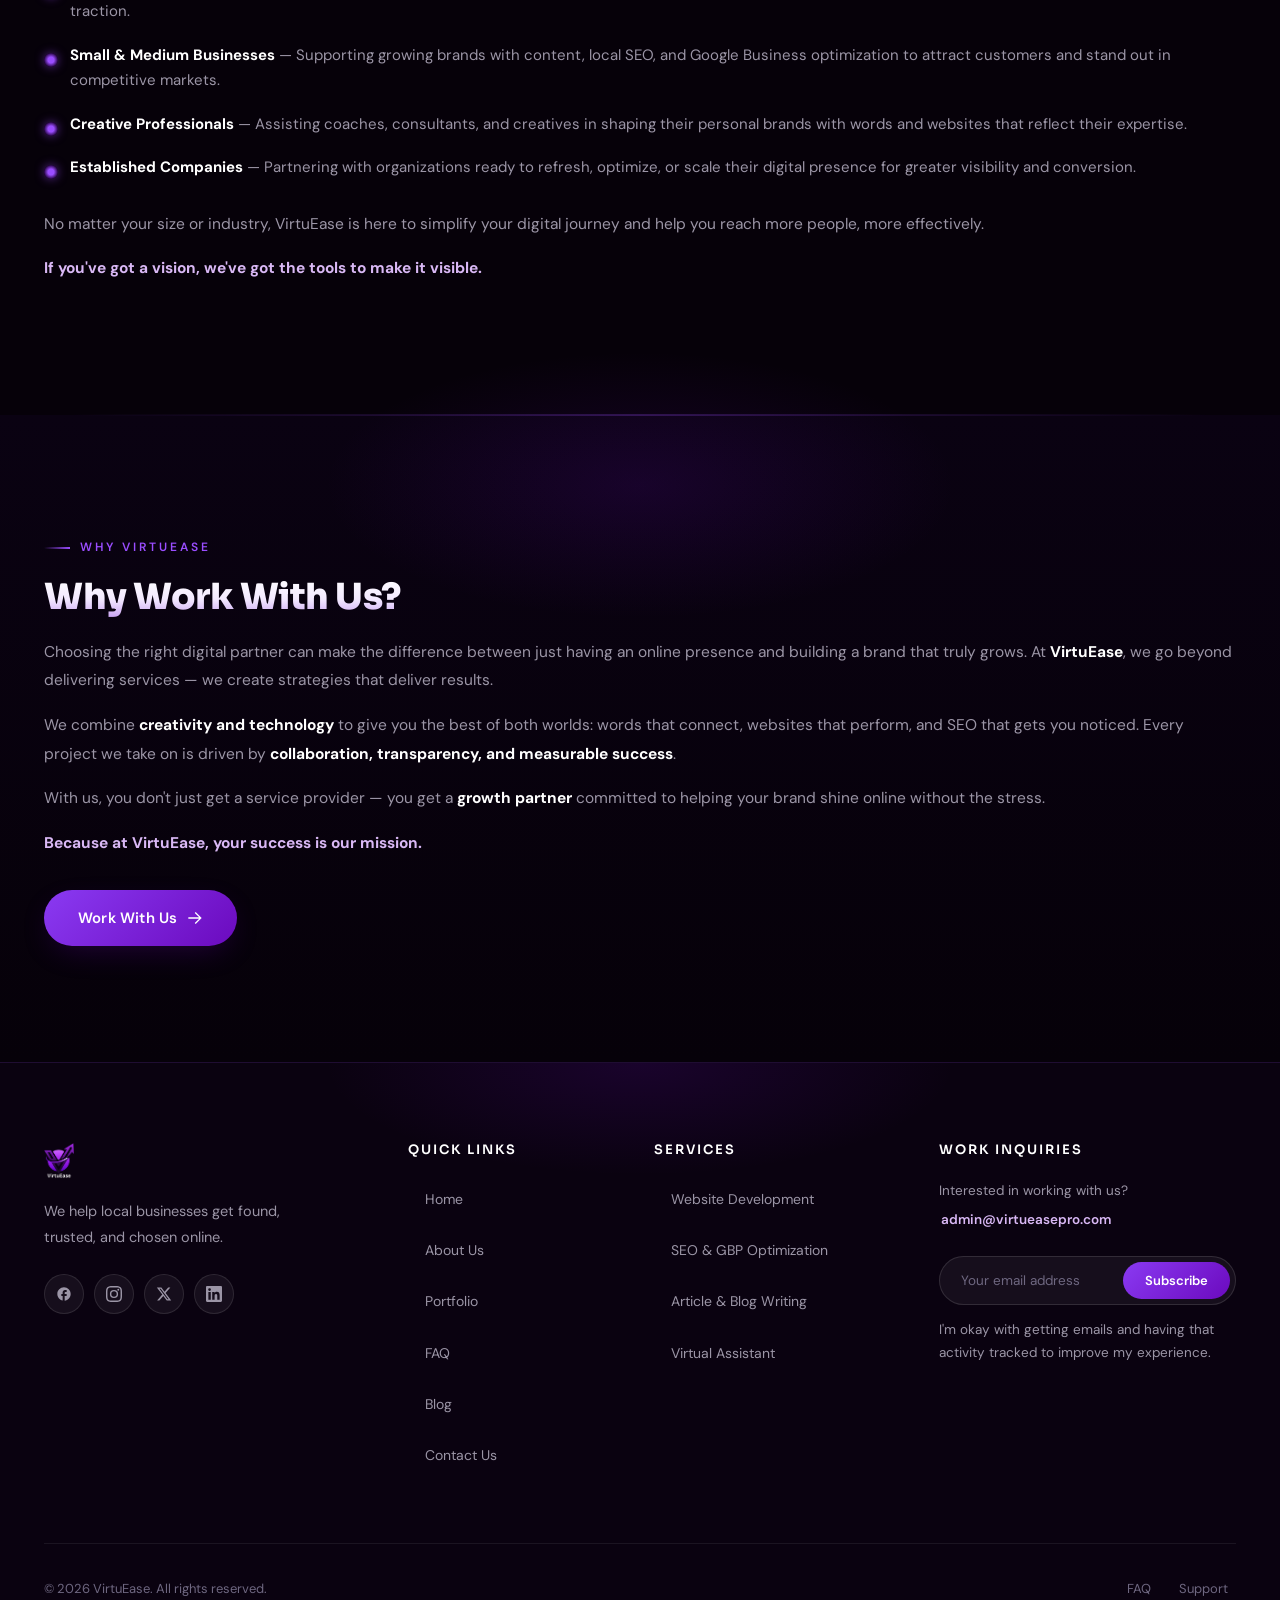
<file: about.html>
<!DOCTYPE html>
<html lang="en">
<head>
  <meta charset="UTF-8">
  <meta name="viewport" content="width=device-width, initial-scale=1.0">
  <title>About VirtuEase | Your Partners in Local Business Growth</title>
  <meta name="description" content="Learn about VirtuEase, your creative digital growth partner. We help businesses stand out with SEO, web development, content writing, and virtual assistant services.">
  <link rel="icon" type="image/png" href="assets/images/favicon-32.png">
  <link rel="stylesheet" href="assets/css/style.css">
</head>
<body>

  <div class="circle-cursor circle-cursor-outer"></div>
  <div class="circle-cursor circle-cursor-inner">
    <svg width="21" height="21" viewBox="0 0 21 21" fill="none" xmlns="http://www.w3.org/2000/svg" aria-hidden="true">
      <path d="M2.06055 0H20.0605V18H17.0605V5.12155L2.12132 20.0608L0 17.9395L14.9395 3H2.06055V0Z"/>
    </svg>
  </div>

  <div class="elements-bar elements-bar-left">
    <a href="#" class="scroll-top-btn">
      <div class="scroll-progress">
        <div class="scroll-progress-bar"></div>
      </div>
      <span class="scroll-indicator">Scroll to top</span>
    </a>
  </div>

  <div class="elements-bar elements-bar-right">
    <span class="social-link">Fb.</span>
    <span class="social-link">Ig.</span>
    <span class="social-link">Tw.</span>
    <div class="line"></div>
  </div>

  <header class="site-header">
    <div class="header-container">
      <a href="/" class="logo" aria-label="VirtuEase home">
        <img src="assets/images/logo.png" alt="VirtuEase">
      </a>
      <nav class="desktop-nav" aria-label="Main navigation">
        <ul class="nav-menu">
          <li><a href="/">Home</a></li>
          <li><a href="/portfolio">Portfolio</a></li>
          <li><a href="/about">About Us</a></li>
          <li class="has-dropdown">
            <a href="#">Services</a>
            <ul class="dropdown-menu">
              <li><a href="/website-development">Website Development</a></li>
              <li><a href="/seo-google-business-profile-optimization">SEO &amp; Google Business Profile Optimization</a></li>
              <li><a href="/article-and-blog-writing">Article and Blog Writing</a></li>
              <li><a href="/virtual-assistant">Virtual Assistant</a></li>
            </ul>
          </li>
          <li><a href="/faq">FAQ</a></li>
          <li><a href="/blog">Blog</a></li>
        </ul>
      </nav>
      <div class="header-actions">
        <a href="/contact-us" class="btn-header-contact">Let's Talk</a>
        <button class="hamburger-btn" aria-label="Open menu">
          <span></span>
          <span></span>
          <span></span>
        </button>
      </div>
    </div>
  </header>

  <div class="hamburger-overlay" aria-hidden="true">
    <ul class="overlay-menu">
      <li style="--i:0"><a href="/">Home</a></li>
      <li style="--i:1"><a href="/portfolio">Portfolio</a></li>
      <li style="--i:2"><a href="/about">About Us</a></li>
      <li style="--i:3" class="has-submenu">
        <a href="#">Services</a>
        <ul class="overlay-submenu">
          <li><a href="/website-development">Website Development</a></li>
          <li><a href="/seo-google-business-profile-optimization">SEO &amp; Google Business Profile Optimization</a></li>
          <li><a href="/article-and-blog-writing">Article and Blog Writing</a></li>
          <li><a href="/virtual-assistant">Virtual Assistant</a></li>
        </ul>
      </li>
      <li style="--i:4"><a href="/faq">FAQ</a></li>
      <li style="--i:5"><a href="/blog">Blog</a></li>
      <li style="--i:6"><a href="/contact-us">Contact Us</a></li>
    </ul>
  </div>

  <main>
    <section class="page-hero">
      <div class="container">
        <span class="eyebrow reveal revealed">About VirtuEase</span>
        <h1 class="reveal revealed">Your Growth Partner in the Digital World</h1>
        <p>We're a team of strategists, designers, writers, and developers on a mission to make digital growth effortless for ambitious brands.</p>
      </div>
    </section>

    <section class="section section-gradient">
      <div class="shape-divider-top" aria-hidden="true">
        <svg xmlns="http://www.w3.org/2000/svg" viewBox="0 0 1000 20" preserveAspectRatio="none">
          <path class="shape-fill" d="M0,0v3c0,0,393.8,0,483.4,0c9.2,0,16.6,7.4,16.6,16.6c0-9.1,7.4-16.6,16.6-16.6C606.2,3,1000,3,1000,3V0H0z"/>
        </svg>
      </div>
      <div class="container">
        <div class="about-grid-4">
          <div class="about-col reveal">
            <span class="eyebrow">Our Mission</span>
            <h2>Digital growth — easy, effective, and effortless.</h2>
            <p style="font-size:15px;line-height:1.8;margin-bottom:40px;color:var(--text-muted)">At VirtuEase, our mission is simple: to make digital growth <strong style="color:var(--text)">easy, effective, and effortless.</strong> We help businesses stand out with creative storytelling, smart design, and strategies that deliver measurable results.</p>

            <h2 style="margin-bottom:20px">Core Values</h2>
            <ul class="about-values-list">
              <li>
                <span class="value-icon" aria-hidden="true">
                  <svg viewBox="0 0 24 24" fill="currentColor" style="width:18px;height:18px"><path d="M12 2C6.48 2 2 6.48 2 12s4.48 10 10 10 10-4.48 10-10S17.52 2 12 2zm1 15h-2v-2h2v2zm0-4h-2V7h2v6z"/></svg>
                </span>
                <span><strong>Innovation</strong> – Fresh ideas that set you apart</span>
              </li>
              <li>
                <span class="value-icon" aria-hidden="true">
                  <svg viewBox="0 0 24 24" fill="currentColor" style="width:18px;height:18px"><path d="M3.9 12c0-1.71 1.39-3.1 3.1-3.1h4V7H7c-2.76 0-5 2.24-5 5s2.24 5 5 5h4v-1.9H7c-1.71 0-3.1-1.39-3.1-3.1zM8 13h8v-2H8v2zm9-6h-4v1.9h4c1.71 0 3.1 1.39 3.1 3.1s-1.39 3.1-3.1 3.1h-4V17h4c2.76 0 5-2.24 5-5s-2.24-5-5-5z"/></svg>
                </span>
                <span><strong>Results</strong> – Success measured by growth, not guesswork</span>
              </li>
              <li>
                <span class="value-icon" aria-hidden="true">
                  <svg viewBox="0 0 24 24" fill="currentColor" style="width:18px;height:18px"><path d="M12 1L3 5v6c0 5.55 3.84 10.74 9 12 5.16-1.26 9-6.45 9-12V5l-9-4zm-2 16l-4-4 1.41-1.41L10 14.17l6.59-6.59L18 9l-8 8z"/></svg>
                </span>
                <span><strong>Integrity</strong> – Honest, transparent communication</span>
              </li>
              <li>
                <span class="value-icon" aria-hidden="true">
                  <svg viewBox="0 0 24 24" fill="currentColor" style="width:18px;height:18px"><path d="M12 2l2.9 6.26L21.6 9.3l-4.8 4.66 1.14 6.98L12 17.4l-5.94 3.54L7.2 13.96 2.4 9.3l6.7-1.04z"/></svg>
                </span>
                <span><strong>Excellence</strong> – Quality in everything we deliver</span>
              </li>
            </ul>
          </div>

          <div class="about-col spacer-col" aria-hidden="true"></div>

          <div class="about-col reveal" style="--d:100ms">
            <div class="about-service-item" style="margin-bottom:24px">
              <span class="tag">Strategy</span>
              <h4>SEO &amp; Website Ranking</h4>
              <p>Data-driven strategies that boost your website ranking and organic traffic.</p>
            </div>
            <div class="about-service-item">
              <span class="tag">Strategy</span>
              <h4>Google Business Profile (GBP) Optimization</h4>
              <p>Local SEO done right — optimize your profile to get more calls, visits, and customers.</p>
            </div>
          </div>

          <div class="about-col reveal" style="--d:200ms">
            <div class="about-service-item" style="margin-bottom:24px">
              <span class="tag">Design</span>
              <h4>Web Development / Design</h4>
              <p>Custom-built, mobile-friendly websites that showcase your brand and bring results.</p>
            </div>
            <div class="about-service-item">
              <span class="tag">Production</span>
              <h4>Article &amp; Blog Writing</h4>
              <p>SEO-friendly content that builds authority, boosts traffic, and keeps readers engaged.</p>
            </div>
          </div>
        </div>
      </div>
    </section>

    <section class="section">
      <div class="container">
        <div class="about-section reveal">
          <span class="eyebrow">Who We Serve</span>
          <h2>Who Does VirtuEase Serve?</h2>
          <p>At VirtuEase, we work with ambitious brands and individuals who want to grow their presence online. Whether you're just starting out or looking to scale, our services are tailored to fit your unique needs.</p>
          <p>We proudly serve:</p>
          <ul class="about-services-section">
            <li><strong>Startups &amp; Entrepreneurs</strong> — Helping new businesses build strong foundations with powerful websites, compelling copy, and SEO strategies that generate early traction.</li>
            <li><strong>Small &amp; Medium Businesses</strong> — Supporting growing brands with content, local SEO, and Google Business optimization to attract customers and stand out in competitive markets.</li>
            <li><strong>Creative Professionals</strong> — Assisting coaches, consultants, and creatives in shaping their personal brands with words and websites that reflect their expertise.</li>
            <li><strong>Established Companies</strong> — Partnering with organizations ready to refresh, optimize, or scale their digital presence for greater visibility and conversion.</li>
          </ul>
          <p>No matter your size or industry, VirtuEase is here to simplify your digital journey and help you reach more people, more effectively.</p>
          <p><strong style="color:var(--primary-light)">If you've got a vision, we've got the tools to make it visible.</strong></p>
        </div>
      </div>
    </section>

    <section class="section section-gradient section-glow">
      <div class="shape-divider-top" aria-hidden="true">
        <svg xmlns="http://www.w3.org/2000/svg" viewBox="0 0 1000 20" preserveAspectRatio="none">
          <path class="shape-fill" d="M0,0v3c0,0,393.8,0,483.4,0c9.2,0,16.6,7.4,16.6,16.6c0-9.1,7.4-16.6,16.6-16.6C606.2,3,1000,3,1000,3V0H0z"/>
        </svg>
      </div>
      <div class="container">
        <div class="about-section reveal">
          <span class="eyebrow">Why VirtuEase</span>
          <h2>Why Work With Us?</h2>
          <p>Choosing the right digital partner can make the difference between just having an online presence and building a brand that truly grows. At <strong style="color:var(--text)">VirtuEase</strong>, we go beyond delivering services — we create strategies that deliver results.</p>
          <p>We combine <strong style="color:var(--text)">creativity and technology</strong> to give you the best of both worlds: words that connect, websites that perform, and SEO that gets you noticed. Every project we take on is driven by <strong style="color:var(--text)">collaboration, transparency, and measurable success</strong>.</p>
          <p>With us, you don't just get a service provider — you get a <strong style="color:var(--text)">growth partner</strong> committed to helping your brand shine online without the stress.</p>
          <p><strong style="color:var(--primary-light)">Because at VirtuEase, your success is our mission.</strong></p>
          <div class="hero-buttons" style="justify-content:flex-start;margin-top:32px">
            <a href="/contact-us" class="btn btn-primary">Work With Us
              <svg viewBox="0 0 24 24" fill="currentColor" aria-hidden="true"><path d="M13.025 3l8.97 8.97-8.97 8.98-1.415-1.415 6.56-6.556H2v-2.016h16.17l-6.56-6.556z"/></svg>
            </a>
          </div>
        </div>
      </div>
    </section>
  </main>

  <footer class="footer">
    <div class="container">
      <div class="footer-grid">
        <div class="footer-brand">
          <img src="assets/images/logo.png" alt="VirtuEase">
          <p>We help local businesses get found, trusted, and chosen online.</p>
          <div class="social-links">
            <a href="#" target="_blank" rel="noopener" aria-label="Facebook">
              <svg viewBox="0 0 24 24" aria-hidden="true"><path d="M22 12c0-5.52-4.48-10-10-10S2 6.48 2 12c0 4.84 3.44 8.87 8 9.8V15H8v-3h2V9.5C10 7.57 11.57 6 13.5 6H16v3h-2c-.55 0-1 .45-1 1v2h3v3h-3v6.95c5.05-.5 9-4.76 9-9.95z"/></svg>
            </a>
            <a href="#" target="_blank" rel="noopener" aria-label="Instagram">
              <svg viewBox="0 0 24 24" aria-hidden="true"><path d="M12 2.16c3.2 0 3.58.01 4.85.07 1.17.05 1.8.25 2.23.41.56.22.96.48 1.38.9.42.42.68.82.9 1.38.16.42.36 1.06.41 2.23.06 1.27.07 1.65.07 4.85s-.01 3.58-.07 4.85c-.05 1.17-.25 1.8-.41 2.23-.22.56-.48.96-.9 1.38-.42.42-.82.68-1.38.9-.42.16-1.06.36-2.23.41-1.27.06-1.65.07-4.85.07s-3.58-.01-4.85-.07c-1.17-.05-1.8-.25-2.23-.41a3.72 3.72 0 0 1-1.38-.9 3.72 3.72 0 0 1-.9-1.38c-.16-.42-.36-1.06-.41-2.23C2.17 15.58 2.16 15.2 2.16 12s.01-3.58.07-4.85c.05-1.17.25-1.8.41-2.23.22-.56.48-.96.9-1.38.42-.42.82-.68 1.38-.9.42-.16 1.06-.36 2.23-.41C8.42 2.17 8.8 2.16 12 2.16zM12 0C8.74 0 8.33.01 7.05.07 5.78.13 4.9.33 4.14.63a5.9 5.9 0 0 0-2.13 1.39A5.9 5.9 0 0 0 .63 4.14C.33 4.9.13 5.78.07 7.05.01 8.33 0 8.74 0 12s.01 3.67.07 4.95c.06 1.27.26 2.15.56 2.91.3.76.71 1.4 1.39 2.13a5.9 5.9 0 0 0 2.13 1.39c.76.3 1.64.5 2.91.56C8.33 23.99 8.74 24 12 24s3.67-.01 4.95-.07c1.27-.06 2.15-.26 2.91-.56a5.9 5.9 0 0 0 2.13-1.39 5.9 5.9 0 0 0 1.39-2.13c.3-.76.5-1.64.56-2.91.06-1.28.07-1.69.07-4.95s-.01-3.67-.07-4.95c-.06-1.27-.26-2.15-.56-2.91a5.9 5.9 0 0 0-1.39-2.13A5.9 5.9 0 0 0 19.86.63c-.76-.3-1.64-.5-2.91-.56C15.67.01 15.26 0 12 0zm0 5.84A6.16 6.16 0 1 0 18.16 12 6.16 6.16 0 0 0 12 5.84zM12 16a4 4 0 1 1 4-4 4 4 0 0 1-4 4zm7.85-10.4a1.44 1.44 0 1 1-2.88 0 1.44 1.44 0 0 1 2.88 0z"/></svg>
            </a>
            <a href="#" target="_blank" rel="noopener" aria-label="X (Twitter)">
              <svg viewBox="0 0 24 24" aria-hidden="true"><path d="M18.244 2.25h3.308l-7.227 8.26 8.502 11.24H16.17l-5.214-6.817L4.99 21.75H1.68l7.73-8.835L1.254 2.25H8.08l4.713 6.231zm-1.161 17.52h1.833L7.084 4.126H5.117z"/></svg>
            </a>
            <a href="#" target="_blank" rel="noopener" aria-label="LinkedIn">
              <svg viewBox="0 0 24 24" aria-hidden="true"><path d="M20.45 20.45h-3.55v-5.57c0-1.33-.03-3.04-1.85-3.04-1.85 0-2.13 1.45-2.13 2.94v5.67H9.35V9h3.41v1.56h.05c.48-.9 1.64-1.85 3.37-1.85 3.6 0 4.27 2.37 4.27 5.46v6.28zM5.34 7.43a2.06 2.06 0 1 1 0-4.12 2.06 2.06 0 0 1 0 4.12zM7.12 20.45H3.56V9h3.56v11.45zM22.22 0H1.77C.79 0 0 .77 0 1.73v20.54C0 23.23.79 24 1.77 24h20.45c.98 0 1.78-.77 1.78-1.73V1.73C24 .77 23.2 0 22.22 0z"/></svg>
            </a>
          </div>
        </div>
        <div>
          <h4>Quick Links</h4>
          <ul class="footer-links">
            <li><a href="/">Home</a></li>
            <li><a href="/about">About Us</a></li>
            <li><a href="/portfolio">Portfolio</a></li>
            <li><a href="/faq">FAQ</a></li>
            <li><a href="/blog">Blog</a></li>
            <li><a href="/contact-us">Contact Us</a></li>
          </ul>
        </div>
        <div>
          <h4>Services</h4>
          <ul class="footer-links">
            <li><a href="/website-development">Website Development</a></li>
            <li><a href="/seo-google-business-profile-optimization">SEO &amp; GBP Optimization</a></li>
            <li><a href="/article-and-blog-writing">Article &amp; Blog Writing</a></li>
            <li><a href="/virtual-assistant">Virtual Assistant</a></li>
          </ul>
        </div>
        <div class="footer-newsletter">
          <h4>Work Inquiries</h4>
          <p>Interested in working with us? <a href="mailto:admin@virtueasepro.com" style="color:var(--primary-light);font-weight:600">admin@virtueasepro.com</a></p>
          <form class="newsletter-form" novalidate>
            <input type="email" placeholder="Your email address" aria-label="Email address" required>
            <button type="submit">Subscribe</button>
          </form>
          <p class="newsletter-note">I'm okay with getting emails and having that activity tracked to improve my experience.</p>
        </div>
      </div>
      <div class="footer-bottom">
        <span>&copy; 2026 VirtuEase. All rights reserved.</span>
        <div class="footer-legal">
          <a href="/faq">FAQ</a>
          <a href="/contact-us">Support</a>
        </div>
      </div>
    </div>
  </footer>

  <button class="scroll-top" aria-label="Scroll to top">
    <svg viewBox="0 0 24 24" aria-hidden="true"><path d="M4 12l1.41 1.41L11 7.83V20h2V7.83l5.58 5.59L20 12l-8-8-8 8z"/></svg>
  </button>

  <script src="assets/js/main.js"></script>
</body>
</html>
</file>
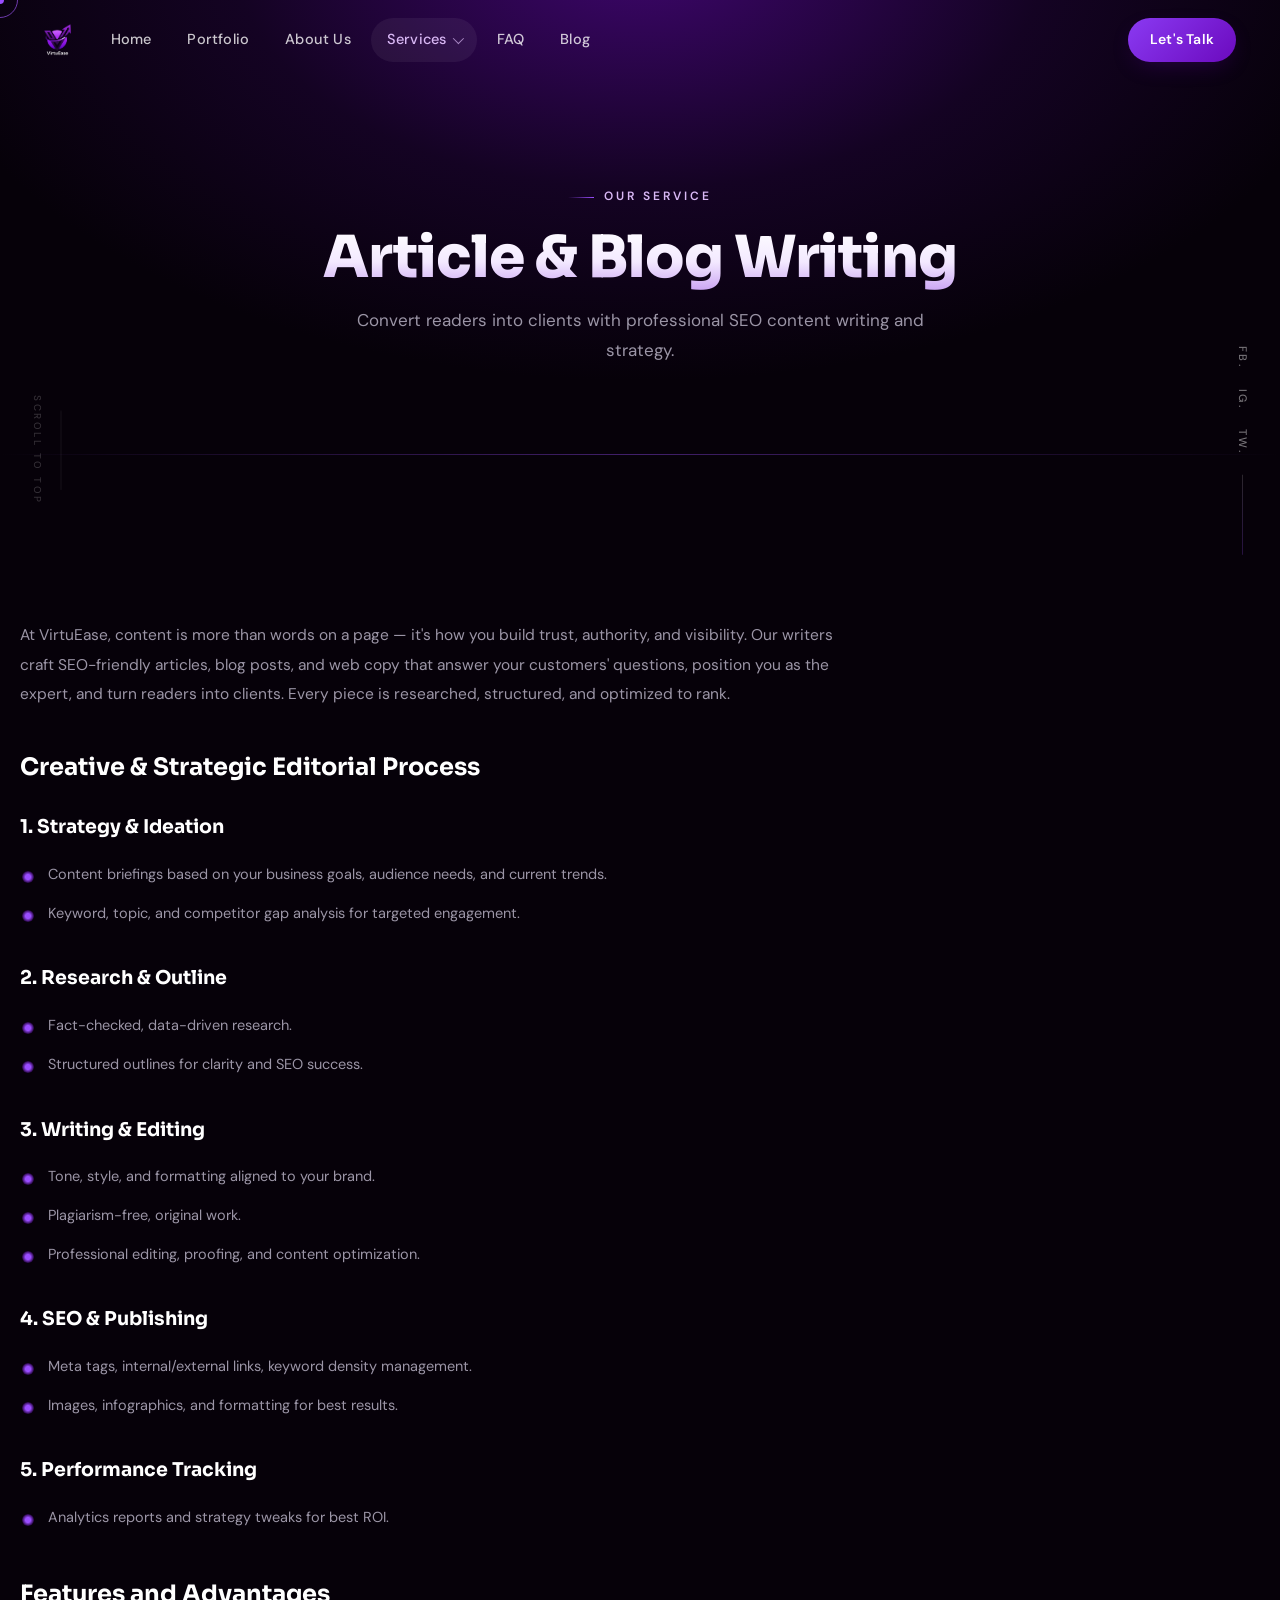
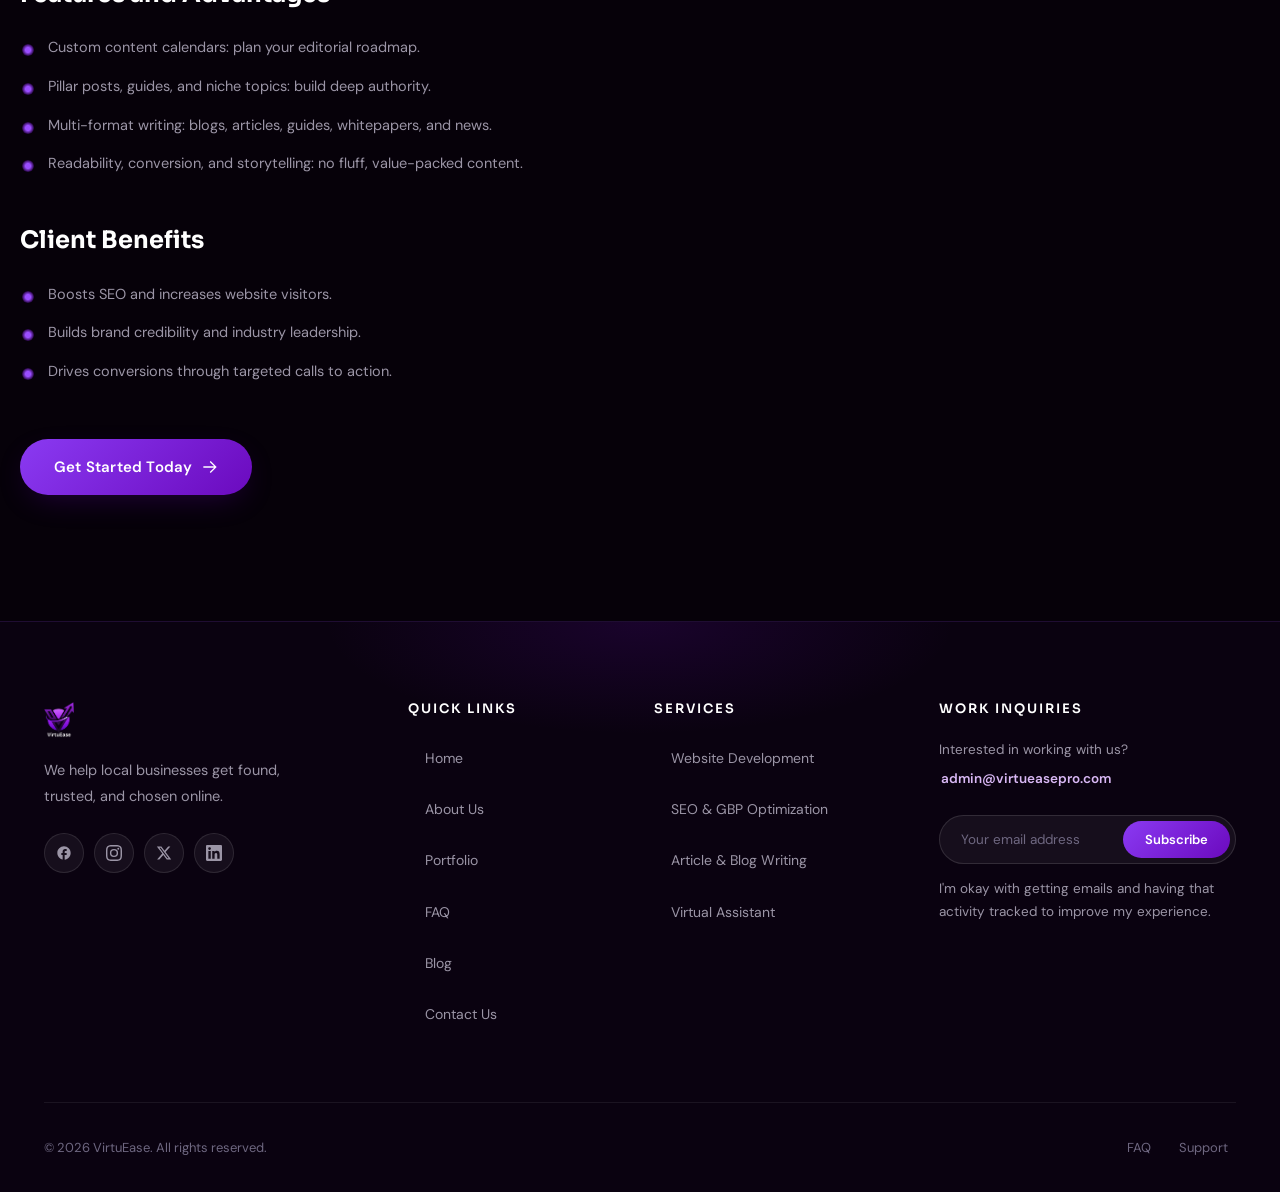
<file: article-and-blog-writing.html>
<!DOCTYPE html>
<html lang="en">
<head>
  <meta charset="UTF-8">
  <meta name="viewport" content="width=device-width, initial-scale=1.0">
  <title>Article &amp; Blog Writing Services | VirtuEase</title>
  <meta name="description" content="SEO-friendly article and blog writing from VirtuEase. Content that builds authority, boosts traffic, and converts readers into clients.">
  <link rel="icon" type="image/png" href="assets/images/favicon-32.png">
  <link rel="stylesheet" href="assets/css/style.css">
</head>
<body>

  <div class="circle-cursor circle-cursor-outer"></div>
  <div class="circle-cursor circle-cursor-inner">
    <svg width="21" height="21" viewBox="0 0 21 21" fill="none" xmlns="http://www.w3.org/2000/svg" aria-hidden="true">
      <path d="M2.06055 0H20.0605V18H17.0605V5.12155L2.12132 20.0608L0 17.9395L14.9395 3H2.06055V0Z"/>
    </svg>
  </div>

  <div class="elements-bar elements-bar-left">
    <a href="#" class="scroll-top-btn">
      <div class="scroll-progress">
        <div class="scroll-progress-bar"></div>
      </div>
      <span class="scroll-indicator">Scroll to top</span>
    </a>
  </div>

  <div class="elements-bar elements-bar-right">
    <span class="social-link">Fb.</span>
    <span class="social-link">Ig.</span>
    <span class="social-link">Tw.</span>
    <div class="line"></div>
  </div>

  <header class="site-header">
    <div class="header-container">
      <a href="/" class="logo" aria-label="VirtuEase home">
        <img src="assets/images/logo.png" alt="VirtuEase">
      </a>
      <nav class="desktop-nav" aria-label="Main navigation">
        <ul class="nav-menu">
          <li><a href="/">Home</a></li>
          <li><a href="/portfolio">Portfolio</a></li>
          <li><a href="/about">About Us</a></li>
          <li class="has-dropdown">
            <a href="#">Services</a>
            <ul class="dropdown-menu">
              <li><a href="/website-development">Website Development</a></li>
              <li><a href="/seo-google-business-profile-optimization">SEO &amp; Google Business Profile Optimization</a></li>
              <li><a href="/article-and-blog-writing">Article and Blog Writing</a></li>
              <li><a href="/virtual-assistant">Virtual Assistant</a></li>
            </ul>
          </li>
          <li><a href="/faq">FAQ</a></li>
          <li><a href="/blog">Blog</a></li>
        </ul>
      </nav>
      <div class="header-actions">
        <a href="/contact-us" class="btn-header-contact">Let's Talk</a>
        <button class="hamburger-btn" aria-label="Open menu">
          <span></span>
          <span></span>
          <span></span>
        </button>
      </div>
    </div>
  </header>

  <div class="hamburger-overlay" aria-hidden="true">
    <ul class="overlay-menu">
      <li style="--i:0"><a href="/">Home</a></li>
      <li style="--i:1"><a href="/portfolio">Portfolio</a></li>
      <li style="--i:2"><a href="/about">About Us</a></li>
      <li style="--i:3" class="has-submenu">
        <a href="#">Services</a>
        <ul class="overlay-submenu">
          <li><a href="/website-development">Website Development</a></li>
          <li><a href="/seo-google-business-profile-optimization">SEO &amp; Google Business Profile Optimization</a></li>
          <li><a href="/article-and-blog-writing">Article and Blog Writing</a></li>
          <li><a href="/virtual-assistant">Virtual Assistant</a></li>
        </ul>
      </li>
      <li style="--i:4"><a href="/faq">FAQ</a></li>
      <li style="--i:5"><a href="/blog">Blog</a></li>
      <li style="--i:6"><a href="/contact-us">Contact Us</a></li>
    </ul>
  </div>

  <main>
    <section class="page-hero">
      <div class="container">
        <span class="eyebrow reveal revealed">Our Service</span>
        <h1 class="reveal revealed">Article &amp; Blog Writing</h1>
        <p class="sub-hero-title">Convert readers into clients with professional SEO content writing and strategy.</p>
      </div>
    </section>

    <section class="section">
      <div class="container service-detail">
        <p class="reveal">At VirtuEase, content is more than words on a page — it's how you build trust, authority, and visibility. Our writers craft SEO-friendly articles, blog posts, and web copy that answer your customers' questions, position you as the expert, and turn readers into clients. Every piece is researched, structured, and optimized to rank.</p>

        <h2 class="reveal">Creative &amp; Strategic Editorial Process</h2>

        <h3>1. Strategy &amp; Ideation</h3>
        <ul>
          <li>Content briefings based on your business goals, audience needs, and current trends.</li>
          <li>Keyword, topic, and competitor gap analysis for targeted engagement.</li>
        </ul>

        <h3>2. Research &amp; Outline</h3>
        <ul>
          <li>Fact-checked, data-driven research.</li>
          <li>Structured outlines for clarity and SEO success.</li>
        </ul>

        <h3>3. Writing &amp; Editing</h3>
        <ul>
          <li>Tone, style, and formatting aligned to your brand.</li>
          <li>Plagiarism-free, original work.</li>
          <li>Professional editing, proofing, and content optimization.</li>
        </ul>

        <h3>4. SEO &amp; Publishing</h3>
        <ul>
          <li>Meta tags, internal/external links, keyword density management.</li>
          <li>Images, infographics, and formatting for best results.</li>
        </ul>

        <h3>5. Performance Tracking</h3>
        <ul>
          <li>Analytics reports and strategy tweaks for best ROI.</li>
        </ul>

        <h2 class="reveal">Features and Advantages</h2>
        <ul>
          <li>Custom content calendars: plan your editorial roadmap.</li>
          <li>Pillar posts, guides, and niche topics: build deep authority.</li>
          <li>Multi-format writing: blogs, articles, guides, whitepapers, and news.</li>
          <li>Readability, conversion, and storytelling: no fluff, value-packed content.</li>
        </ul>

        <h2 class="reveal">Client Benefits</h2>
        <ul>
          <li>Boosts SEO and increases website visitors.</li>
          <li>Builds brand credibility and industry leadership.</li>
          <li>Drives conversions through targeted calls to action.</li>
        </ul>

        <a href="/contact-us" class="btn btn-primary reveal">Get Started Today
          <svg viewBox="0 0 24 24" fill="currentColor" aria-hidden="true"><path d="M13.025 3l8.97 8.97-8.97 8.98-1.415-1.415 6.56-6.556H2v-2.016h16.17l-6.56-6.556z"/></svg>
        </a>
      </div>
    </section>
  </main>

  <footer class="footer">
    <div class="container">
      <div class="footer-grid">
        <div class="footer-brand">
          <img src="assets/images/logo.png" alt="VirtuEase">
          <p>We help local businesses get found, trusted, and chosen online.</p>
          <div class="social-links">
            <a href="#" target="_blank" rel="noopener" aria-label="Facebook">
              <svg viewBox="0 0 24 24" aria-hidden="true"><path d="M22 12c0-5.52-4.48-10-10-10S2 6.48 2 12c0 4.84 3.44 8.87 8 9.8V15H8v-3h2V9.5C10 7.57 11.57 6 13.5 6H16v3h-2c-.55 0-1 .45-1 1v2h3v3h-3v6.95c5.05-.5 9-4.76 9-9.95z"/></svg>
            </a>
            <a href="#" target="_blank" rel="noopener" aria-label="Instagram">
              <svg viewBox="0 0 24 24" aria-hidden="true"><path d="M12 2.16c3.2 0 3.58.01 4.85.07 1.17.05 1.8.25 2.23.41.56.22.96.48 1.38.9.42.42.68.82.9 1.38.16.42.36 1.06.41 2.23.06 1.27.07 1.65.07 4.85s-.01 3.58-.07 4.85c-.05 1.17-.25 1.8-.41 2.23-.22.56-.48.96-.9 1.38-.42.42-.82.68-1.38.9-.42.16-1.06.36-2.23.41-1.27.06-1.65.07-4.85.07s-3.58-.01-4.85-.07c-1.17-.05-1.8-.25-2.23-.41a3.72 3.72 0 0 1-1.38-.9 3.72 3.72 0 0 1-.9-1.38c-.16-.42-.36-1.06-.41-2.23C2.17 15.58 2.16 15.2 2.16 12s.01-3.58.07-4.85c.05-1.17.25-1.8.41-2.23.22-.56.48-.96.9-1.38.42-.42.82-.68 1.38-.9.42-.16 1.06-.36 2.23-.41C8.42 2.17 8.8 2.16 12 2.16zM12 0C8.74 0 8.33.01 7.05.07 5.78.13 4.9.33 4.14.63a5.9 5.9 0 0 0-2.13 1.39A5.9 5.9 0 0 0 .63 4.14C.33 4.9.13 5.78.07 7.05.01 8.33 0 8.74 0 12s.01 3.67.07 4.95c.06 1.27.26 2.15.56 2.91.3.76.71 1.4 1.39 2.13a5.9 5.9 0 0 0 2.13 1.39c.76.3 1.64.5 2.91.56C8.33 23.99 8.74 24 12 24s3.67-.01 4.95-.07c1.27-.06 2.15-.26 2.91-.56a5.9 5.9 0 0 0 2.13-1.39 5.9 5.9 0 0 0 1.39-2.13c.3-.76.5-1.64.56-2.91.06-1.28.07-1.69.07-4.95s-.01-3.67-.07-4.95c-.06-1.27-.26-2.15-.56-2.91a5.9 5.9 0 0 0-1.39-2.13A5.9 5.9 0 0 0 19.86.63c-.76-.3-1.64-.5-2.91-.56C15.67.01 15.26 0 12 0zm0 5.84A6.16 6.16 0 1 0 18.16 12 6.16 6.16 0 0 0 12 5.84zM12 16a4 4 0 1 1 4-4 4 4 0 0 1-4 4zm7.85-10.4a1.44 1.44 0 1 1-2.88 0 1.44 1.44 0 0 1 2.88 0z"/></svg>
            </a>
            <a href="#" target="_blank" rel="noopener" aria-label="X (Twitter)">
              <svg viewBox="0 0 24 24" aria-hidden="true"><path d="M18.244 2.25h3.308l-7.227 8.26 8.502 11.24H16.17l-5.214-6.817L4.99 21.75H1.68l7.73-8.835L1.254 2.25H8.08l4.713 6.231zm-1.161 17.52h1.833L7.084 4.126H5.117z"/></svg>
            </a>
            <a href="#" target="_blank" rel="noopener" aria-label="LinkedIn">
              <svg viewBox="0 0 24 24" aria-hidden="true"><path d="M20.45 20.45h-3.55v-5.57c0-1.33-.03-3.04-1.85-3.04-1.85 0-2.13 1.45-2.13 2.94v5.67H9.35V9h3.41v1.56h.05c.48-.9 1.64-1.85 3.37-1.85 3.6 0 4.27 2.37 4.27 5.46v6.28zM5.34 7.43a2.06 2.06 0 1 1 0-4.12 2.06 2.06 0 0 1 0 4.12zM7.12 20.45H3.56V9h3.56v11.45zM22.22 0H1.77C.79 0 0 .77 0 1.73v20.54C0 23.23.79 24 1.77 24h20.45c.98 0 1.78-.77 1.78-1.73V1.73C24 .77 23.2 0 22.22 0z"/></svg>
            </a>
          </div>
        </div>
        <div>
          <h4>Quick Links</h4>
          <ul class="footer-links">
            <li><a href="/">Home</a></li>
            <li><a href="/about">About Us</a></li>
            <li><a href="/portfolio">Portfolio</a></li>
            <li><a href="/faq">FAQ</a></li>
            <li><a href="/blog">Blog</a></li>
            <li><a href="/contact-us">Contact Us</a></li>
          </ul>
        </div>
        <div>
          <h4>Services</h4>
          <ul class="footer-links">
            <li><a href="/website-development">Website Development</a></li>
            <li><a href="/seo-google-business-profile-optimization">SEO &amp; GBP Optimization</a></li>
            <li><a href="/article-and-blog-writing">Article &amp; Blog Writing</a></li>
            <li><a href="/virtual-assistant">Virtual Assistant</a></li>
          </ul>
        </div>
        <div class="footer-newsletter">
          <h4>Work Inquiries</h4>
          <p>Interested in working with us? <a href="mailto:admin@virtueasepro.com" style="color:var(--primary-light);font-weight:600">admin@virtueasepro.com</a></p>
          <form class="newsletter-form" novalidate>
            <input type="email" placeholder="Your email address" aria-label="Email address" required>
            <button type="submit">Subscribe</button>
          </form>
          <p class="newsletter-note">I'm okay with getting emails and having that activity tracked to improve my experience.</p>
        </div>
      </div>
      <div class="footer-bottom">
        <span>&copy; 2026 VirtuEase. All rights reserved.</span>
        <div class="footer-legal">
          <a href="/faq">FAQ</a>
          <a href="/contact-us">Support</a>
        </div>
      </div>
    </div>
  </footer>

  <button class="scroll-top" aria-label="Scroll to top">
    <svg viewBox="0 0 24 24" aria-hidden="true"><path d="M4 12l1.41 1.41L11 7.83V20h2V7.83l5.58 5.59L20 12l-8-8-8 8z"/></svg>
  </button>

  <script src="assets/js/main.js"></script>
</body>
</html>
</file>
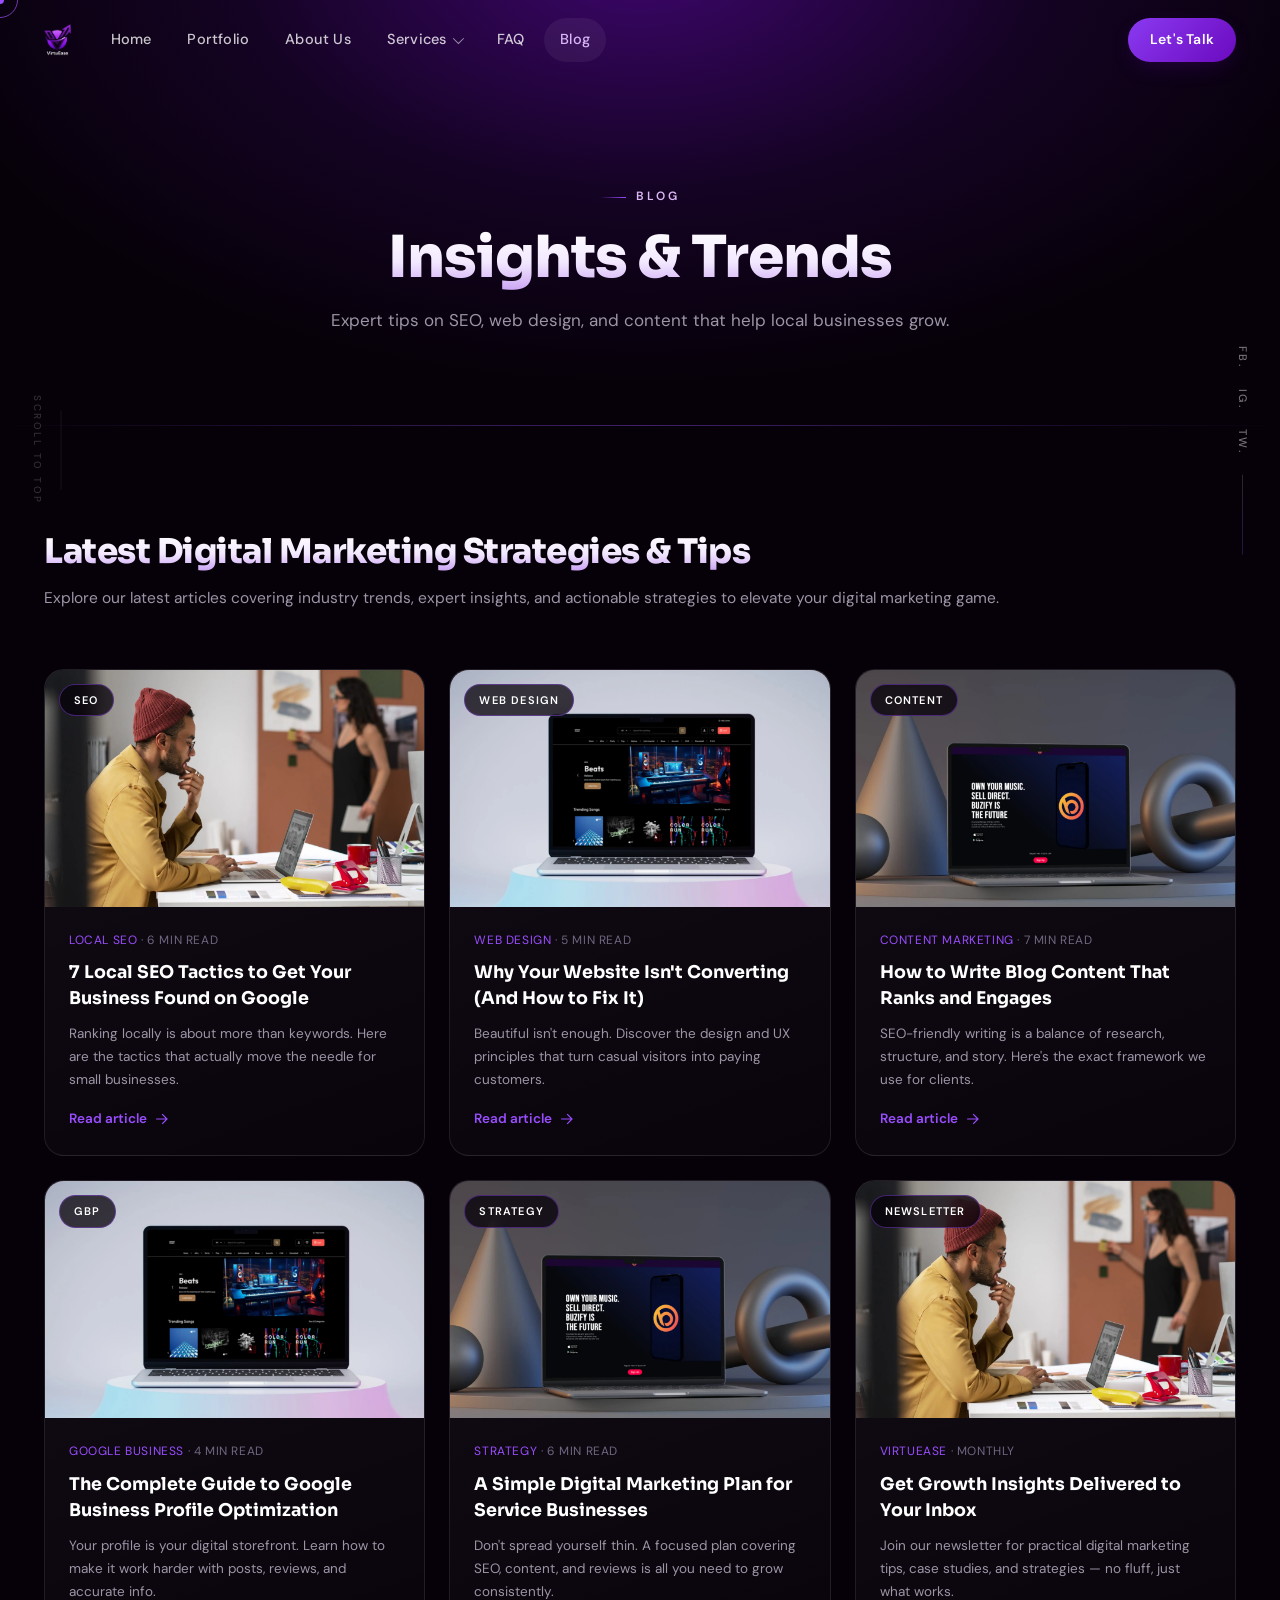
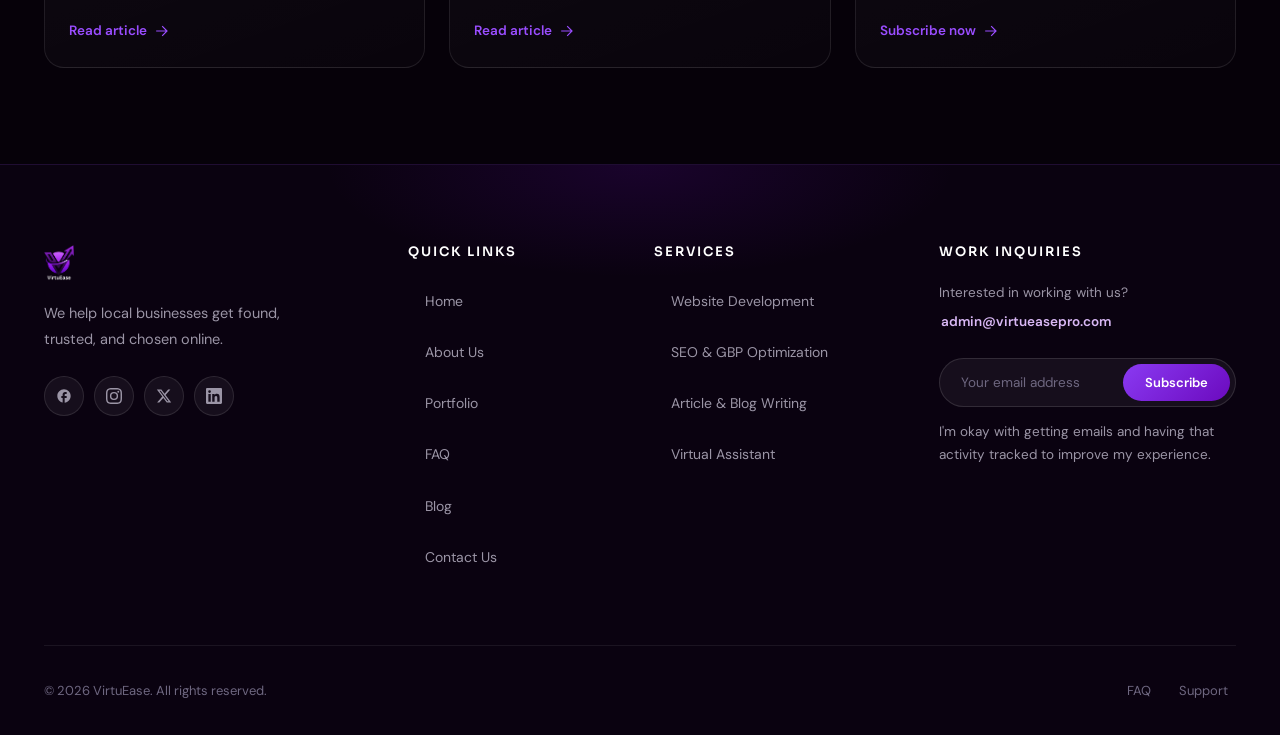
<file: blog.html>
<!DOCTYPE html>
<html lang="en">
<head>
  <meta charset="UTF-8">
  <meta name="viewport" content="width=device-width, initial-scale=1.0">
  <title>Insights on SEO, Web Design &amp; Digital Growth | VirtuEase Blog</title>
  <meta name="description" content="Explore VirtuEase's blog for expert insights on SEO, web design, content writing, and digital marketing strategies for local businesses.">
  <link rel="icon" type="image/png" href="assets/images/favicon-32.png">
  <link rel="stylesheet" href="assets/css/style.css">
</head>
<body>

  <div class="circle-cursor circle-cursor-outer"></div>
  <div class="circle-cursor circle-cursor-inner">
    <svg width="21" height="21" viewBox="0 0 21 21" fill="none" xmlns="http://www.w3.org/2000/svg" aria-hidden="true">
      <path d="M2.06055 0H20.0605V18H17.0605V5.12155L2.12132 20.0608L0 17.9395L14.9395 3H2.06055V0Z"/>
    </svg>
  </div>

  <div class="elements-bar elements-bar-left">
    <a href="#" class="scroll-top-btn">
      <div class="scroll-progress">
        <div class="scroll-progress-bar"></div>
      </div>
      <span class="scroll-indicator">Scroll to top</span>
    </a>
  </div>

  <div class="elements-bar elements-bar-right">
    <span class="social-link">Fb.</span>
    <span class="social-link">Ig.</span>
    <span class="social-link">Tw.</span>
    <div class="line"></div>
  </div>

  <header class="site-header">
    <div class="header-container">
      <a href="/" class="logo" aria-label="VirtuEase home">
        <img src="assets/images/logo.png" alt="VirtuEase">
      </a>
      <nav class="desktop-nav" aria-label="Main navigation">
        <ul class="nav-menu">
          <li><a href="/">Home</a></li>
          <li><a href="/portfolio">Portfolio</a></li>
          <li><a href="/about">About Us</a></li>
          <li class="has-dropdown">
            <a href="#">Services</a>
            <ul class="dropdown-menu">
              <li><a href="/website-development">Website Development</a></li>
              <li><a href="/seo-google-business-profile-optimization">SEO &amp; Google Business Profile Optimization</a></li>
              <li><a href="/article-and-blog-writing">Article and Blog Writing</a></li>
              <li><a href="/virtual-assistant">Virtual Assistant</a></li>
            </ul>
          </li>
          <li><a href="/faq">FAQ</a></li>
          <li><a href="/blog">Blog</a></li>
        </ul>
      </nav>
      <div class="header-actions">
        <a href="/contact-us" class="btn-header-contact">Let's Talk</a>
        <button class="hamburger-btn" aria-label="Open menu">
          <span></span>
          <span></span>
          <span></span>
        </button>
      </div>
    </div>
  </header>

  <div class="hamburger-overlay" aria-hidden="true">
    <ul class="overlay-menu">
      <li style="--i:0"><a href="/">Home</a></li>
      <li style="--i:1"><a href="/portfolio">Portfolio</a></li>
      <li style="--i:2"><a href="/about">About Us</a></li>
      <li style="--i:3" class="has-submenu">
        <a href="#">Services</a>
        <ul class="overlay-submenu">
          <li><a href="/website-development">Website Development</a></li>
          <li><a href="/seo-google-business-profile-optimization">SEO &amp; Google Business Profile Optimization</a></li>
          <li><a href="/article-and-blog-writing">Article and Blog Writing</a></li>
          <li><a href="/virtual-assistant">Virtual Assistant</a></li>
        </ul>
      </li>
      <li style="--i:4"><a href="/faq">FAQ</a></li>
      <li style="--i:5"><a href="/blog">Blog</a></li>
      <li style="--i:6"><a href="/contact-us">Contact Us</a></li>
    </ul>
  </div>

  <main>
    <section class="page-hero">
      <div class="container">
        <span class="eyebrow reveal revealed">Blog</span>
        <h1 class="reveal revealed">Insights &amp; Trends</h1>
        <p>Expert tips on SEO, web design, and content that help local businesses grow.</p>
      </div>
    </section>

    <section class="section">
      <div class="container">
        <div class="blog-intro reveal">
          <h2>Latest Digital Marketing Strategies &amp; Tips</h2>
          <p>Explore our latest articles covering industry trends, expert insights, and actionable strategies to elevate your digital marketing game.</p>
        </div>

        <div class="blog-grid">
          <a href="/article-and-blog-writing" class="blog-card reveal" style="--d:0ms">
            <div class="thumb">
              <span class="blog-cat">SEO</span>
              <img src="assets/images/interior-office.jpg" alt="Local SEO strategy for small businesses" loading="lazy">
            </div>
            <div class="info">
              <div class="meta"><span>Local SEO</span> &middot; 6 min read</div>
              <h3>7 Local SEO Tactics to Get Your Business Found on Google</h3>
              <p>Ranking locally is about more than keywords. Here are the tactics that actually move the needle for small businesses.</p>
              <span class="read-more">Read article
                <svg viewBox="0 0 24 24" fill="currentColor" aria-hidden="true"><path d="M13.025 3l8.97 8.97-8.97 8.98-1.415-1.415 6.56-6.556H2v-2.016h16.17l-6.56-6.556z"/></svg>
              </span>
            </div>
          </a>
          <a href="/article-and-blog-writing" class="blog-card reveal" style="--d:100ms">
            <div class="thumb">
              <span class="blog-cat">Web Design</span>
              <img src="assets/images/portfolio-1.png" alt="High converting website design" loading="lazy">
            </div>
            <div class="info">
              <div class="meta"><span>Web Design</span> &middot; 5 min read</div>
              <h3>Why Your Website Isn't Converting (And How to Fix It)</h3>
              <p>Beautiful isn't enough. Discover the design and UX principles that turn casual visitors into paying customers.</p>
              <span class="read-more">Read article
                <svg viewBox="0 0 24 24" fill="currentColor" aria-hidden="true"><path d="M13.025 3l8.97 8.97-8.97 8.98-1.415-1.415 6.56-6.556H2v-2.016h16.17l-6.56-6.556z"/></svg>
              </span>
            </div>
          </a>
          <a href="/article-and-blog-writing" class="blog-card reveal" style="--d:200ms">
            <div class="thumb">
              <span class="blog-cat">Content</span>
              <img src="assets/images/portfolio-2.png" alt="Blog content that ranks" loading="lazy">
            </div>
            <div class="info">
              <div class="meta"><span>Content Marketing</span> &middot; 7 min read</div>
              <h3>How to Write Blog Content That Ranks and Engages</h3>
              <p>SEO-friendly writing is a balance of research, structure, and story. Here's the exact framework we use for clients.</p>
              <span class="read-more">Read article
                <svg viewBox="0 0 24 24" fill="currentColor" aria-hidden="true"><path d="M13.025 3l8.97 8.97-8.97 8.98-1.415-1.415 6.56-6.556H2v-2.016h16.17l-6.56-6.556z"/></svg>
              </span>
            </div>
          </a>
          <a href="/article-and-blog-writing" class="blog-card reveal" style="--d:0ms">
            <div class="thumb">
              <span class="blog-cat">GBP</span>
              <img src="assets/images/portfolio-1.png" alt="Google Business Profile optimization tips" loading="lazy">
            </div>
            <div class="info">
              <div class="meta"><span>Google Business</span> &middot; 4 min read</div>
              <h3>The Complete Guide to Google Business Profile Optimization</h3>
              <p>Your profile is your digital storefront. Learn how to make it work harder with posts, reviews, and accurate info.</p>
              <span class="read-more">Read article
                <svg viewBox="0 0 24 24" fill="currentColor" aria-hidden="true"><path d="M13.025 3l8.97 8.97-8.97 8.98-1.415-1.415 6.56-6.556H2v-2.016h16.17l-6.56-6.556z"/></svg>
              </span>
            </div>
          </a>
          <a href="/article-and-blog-writing" class="blog-card reveal" style="--d:100ms">
            <div class="thumb">
              <span class="blog-cat">Strategy</span>
              <img src="assets/images/portfolio-2.png" alt="Digital marketing strategy for service businesses" loading="lazy">
            </div>
            <div class="info">
              <div class="meta"><span>Strategy</span> &middot; 6 min read</div>
              <h3>A Simple Digital Marketing Plan for Service Businesses</h3>
              <p>Don't spread yourself thin. A focused plan covering SEO, content, and reviews is all you need to grow consistently.</p>
              <span class="read-more">Read article
                <svg viewBox="0 0 24 24" fill="currentColor" aria-hidden="true"><path d="M13.025 3l8.97 8.97-8.97 8.98-1.415-1.415 6.56-6.556H2v-2.016h16.17l-6.56-6.556z"/></svg>
              </span>
            </div>
          </a>
          <a href="/contact-us" class="blog-card reveal" style="--d:200ms">
            <div class="thumb">
              <span class="blog-cat">Newsletter</span>
              <img src="assets/images/interior-office.jpg" alt="VirtuEase growth insights newsletter" loading="lazy">
            </div>
            <div class="info">
              <div class="meta"><span>VirtuEase</span> &middot; Monthly</div>
              <h3>Get Growth Insights Delivered to Your Inbox</h3>
              <p>Join our newsletter for practical digital marketing tips, case studies, and strategies — no fluff, just what works.</p>
              <span class="read-more">Subscribe now
                <svg viewBox="0 0 24 24" fill="currentColor" aria-hidden="true"><path d="M13.025 3l8.97 8.97-8.97 8.98-1.415-1.415 6.56-6.556H2v-2.016h16.17l-6.56-6.556z"/></svg>
              </span>
            </div>
          </a>
        </div>
      </div>
    </section>
  </main>

  <footer class="footer">
    <div class="container">
      <div class="footer-grid">
        <div class="footer-brand">
          <img src="assets/images/logo.png" alt="VirtuEase">
          <p>We help local businesses get found, trusted, and chosen online.</p>
          <div class="social-links">
            <a href="#" target="_blank" rel="noopener" aria-label="Facebook">
              <svg viewBox="0 0 24 24" aria-hidden="true"><path d="M22 12c0-5.52-4.48-10-10-10S2 6.48 2 12c0 4.84 3.44 8.87 8 9.8V15H8v-3h2V9.5C10 7.57 11.57 6 13.5 6H16v3h-2c-.55 0-1 .45-1 1v2h3v3h-3v6.95c5.05-.5 9-4.76 9-9.95z"/></svg>
            </a>
            <a href="#" target="_blank" rel="noopener" aria-label="Instagram">
              <svg viewBox="0 0 24 24" aria-hidden="true"><path d="M12 2.16c3.2 0 3.58.01 4.85.07 1.17.05 1.8.25 2.23.41.56.22.96.48 1.38.9.42.42.68.82.9 1.38.16.42.36 1.06.41 2.23.06 1.27.07 1.65.07 4.85s-.01 3.58-.07 4.85c-.05 1.17-.25 1.8-.41 2.23-.22.56-.48.96-.9 1.38-.42.42-.82.68-1.38.9-.42.16-1.06.36-2.23.41-1.27.06-1.65.07-4.85.07s-3.58-.01-4.85-.07c-1.17-.05-1.8-.25-2.23-.41a3.72 3.72 0 0 1-1.38-.9 3.72 3.72 0 0 1-.9-1.38c-.16-.42-.36-1.06-.41-2.23C2.17 15.58 2.16 15.2 2.16 12s.01-3.58.07-4.85c.05-1.17.25-1.8.41-2.23.22-.56.48-.96.9-1.38.42-.42.82-.68 1.38-.9.42-.16 1.06-.36 2.23-.41C8.42 2.17 8.8 2.16 12 2.16zM12 0C8.74 0 8.33.01 7.05.07 5.78.13 4.9.33 4.14.63a5.9 5.9 0 0 0-2.13 1.39A5.9 5.9 0 0 0 .63 4.14C.33 4.9.13 5.78.07 7.05.01 8.33 0 8.74 0 12s.01 3.67.07 4.95c.06 1.27.26 2.15.56 2.91.3.76.71 1.4 1.39 2.13a5.9 5.9 0 0 0 2.13 1.39c.76.3 1.64.5 2.91.56C8.33 23.99 8.74 24 12 24s3.67-.01 4.95-.07c1.27-.06 2.15-.26 2.91-.56a5.9 5.9 0 0 0 2.13-1.39 5.9 5.9 0 0 0 1.39-2.13c.3-.76.5-1.64.56-2.91.06-1.28.07-1.69.07-4.95s-.01-3.67-.07-4.95c-.06-1.27-.26-2.15-.56-2.91a5.9 5.9 0 0 0-1.39-2.13A5.9 5.9 0 0 0 19.86.63c-.76-.3-1.64-.5-2.91-.56C15.67.01 15.26 0 12 0zm0 5.84A6.16 6.16 0 1 0 18.16 12 6.16 6.16 0 0 0 12 5.84zM12 16a4 4 0 1 1 4-4 4 4 0 0 1-4 4zm7.85-10.4a1.44 1.44 0 1 1-2.88 0 1.44 1.44 0 0 1 2.88 0z"/></svg>
            </a>
            <a href="#" target="_blank" rel="noopener" aria-label="X (Twitter)">
              <svg viewBox="0 0 24 24" aria-hidden="true"><path d="M18.244 2.25h3.308l-7.227 8.26 8.502 11.24H16.17l-5.214-6.817L4.99 21.75H1.68l7.73-8.835L1.254 2.25H8.08l4.713 6.231zm-1.161 17.52h1.833L7.084 4.126H5.117z"/></svg>
            </a>
            <a href="#" target="_blank" rel="noopener" aria-label="LinkedIn">
              <svg viewBox="0 0 24 24" aria-hidden="true"><path d="M20.45 20.45h-3.55v-5.57c0-1.33-.03-3.04-1.85-3.04-1.85 0-2.13 1.45-2.13 2.94v5.67H9.35V9h3.41v1.56h.05c.48-.9 1.64-1.85 3.37-1.85 3.6 0 4.27 2.37 4.27 5.46v6.28zM5.34 7.43a2.06 2.06 0 1 1 0-4.12 2.06 2.06 0 0 1 0 4.12zM7.12 20.45H3.56V9h3.56v11.45zM22.22 0H1.77C.79 0 0 .77 0 1.73v20.54C0 23.23.79 24 1.77 24h20.45c.98 0 1.78-.77 1.78-1.73V1.73C24 .77 23.2 0 22.22 0z"/></svg>
            </a>
          </div>
        </div>
        <div>
          <h4>Quick Links</h4>
          <ul class="footer-links">
            <li><a href="/">Home</a></li>
            <li><a href="/about">About Us</a></li>
            <li><a href="/portfolio">Portfolio</a></li>
            <li><a href="/faq">FAQ</a></li>
            <li><a href="/blog">Blog</a></li>
            <li><a href="/contact-us">Contact Us</a></li>
          </ul>
        </div>
        <div>
          <h4>Services</h4>
          <ul class="footer-links">
            <li><a href="/website-development">Website Development</a></li>
            <li><a href="/seo-google-business-profile-optimization">SEO &amp; GBP Optimization</a></li>
            <li><a href="/article-and-blog-writing">Article &amp; Blog Writing</a></li>
            <li><a href="/virtual-assistant">Virtual Assistant</a></li>
          </ul>
        </div>
        <div class="footer-newsletter">
          <h4>Work Inquiries</h4>
          <p>Interested in working with us? <a href="mailto:admin@virtueasepro.com" style="color:var(--primary-light);font-weight:600">admin@virtueasepro.com</a></p>
          <form class="newsletter-form" novalidate>
            <input type="email" placeholder="Your email address" aria-label="Email address" required>
            <button type="submit">Subscribe</button>
          </form>
          <p class="newsletter-note">I'm okay with getting emails and having that activity tracked to improve my experience.</p>
        </div>
      </div>
      <div class="footer-bottom">
        <span>&copy; 2026 VirtuEase. All rights reserved.</span>
        <div class="footer-legal">
          <a href="/faq">FAQ</a>
          <a href="/contact-us">Support</a>
        </div>
      </div>
    </div>
  </footer>

  <button class="scroll-top" aria-label="Scroll to top">
    <svg viewBox="0 0 24 24" aria-hidden="true"><path d="M4 12l1.41 1.41L11 7.83V20h2V7.83l5.58 5.59L20 12l-8-8-8 8z"/></svg>
  </button>

  <script src="assets/js/main.js"></script>
</body>
</html>
</file>
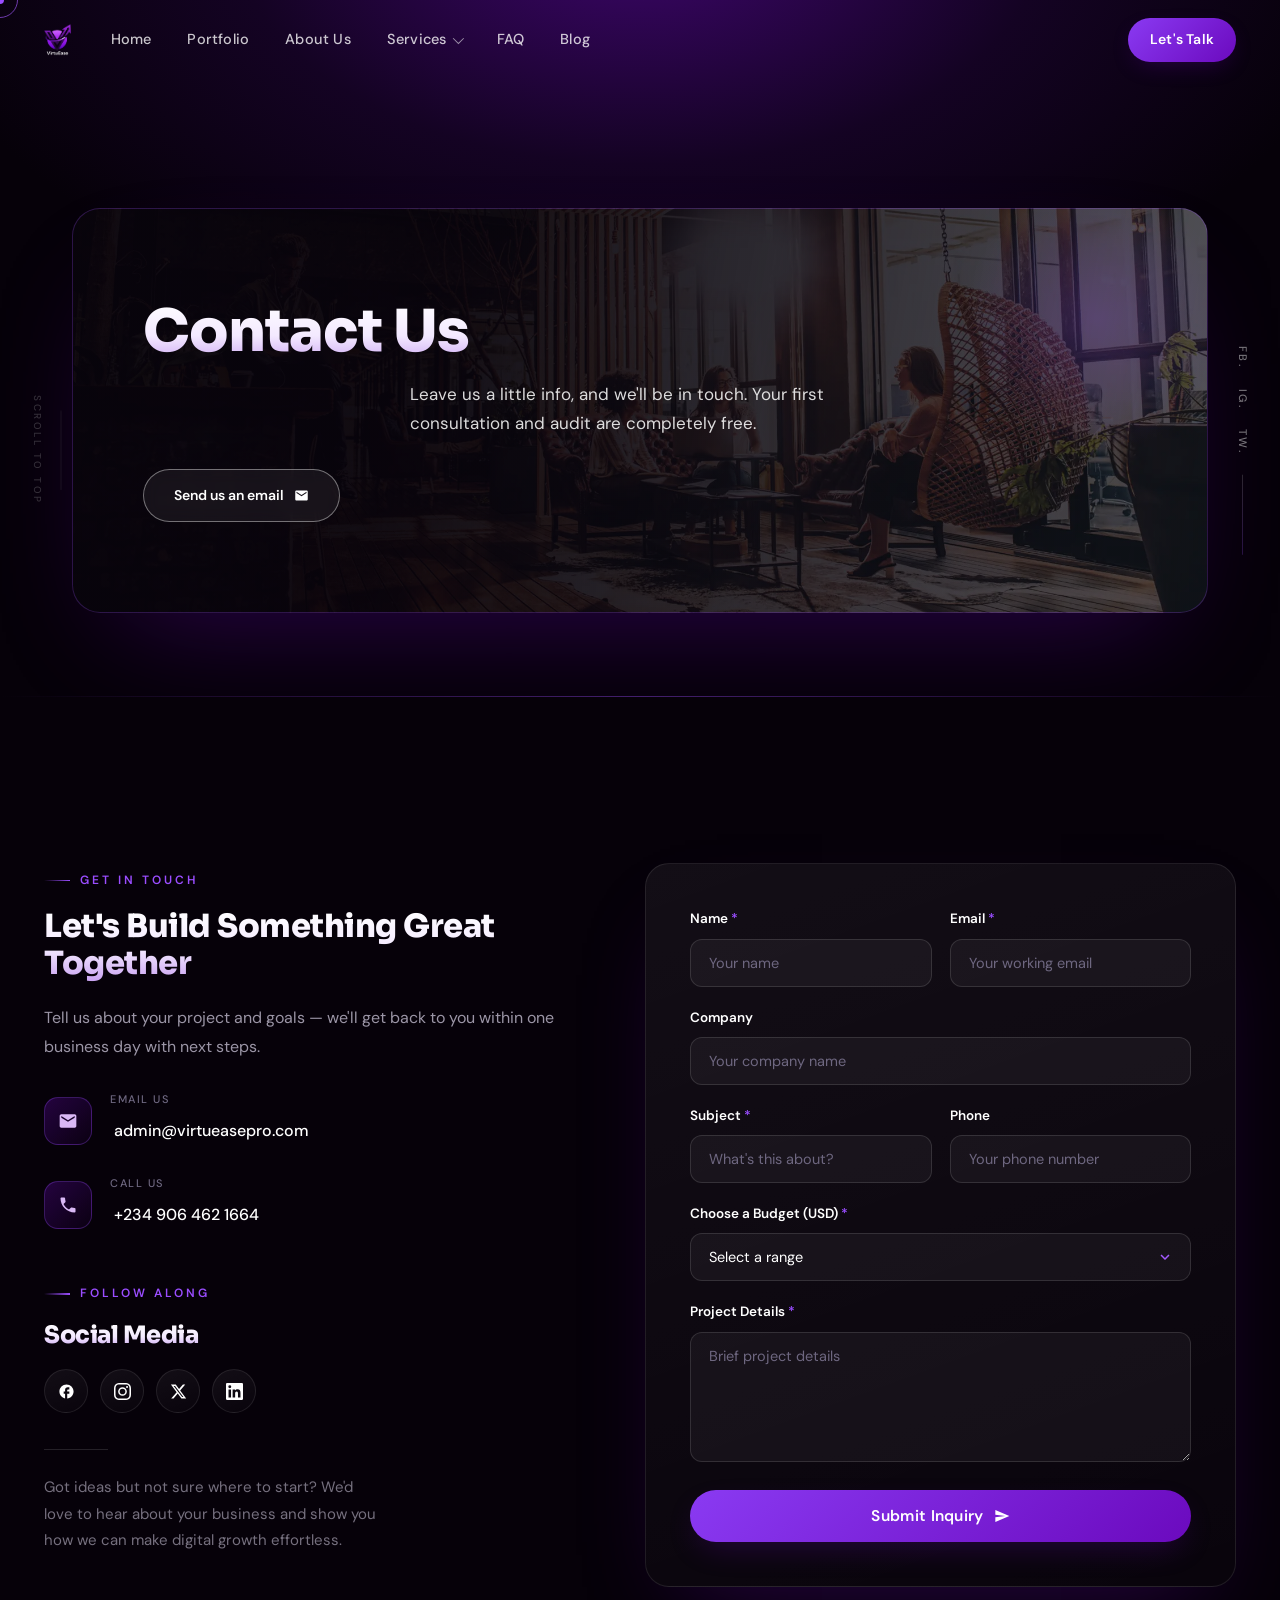
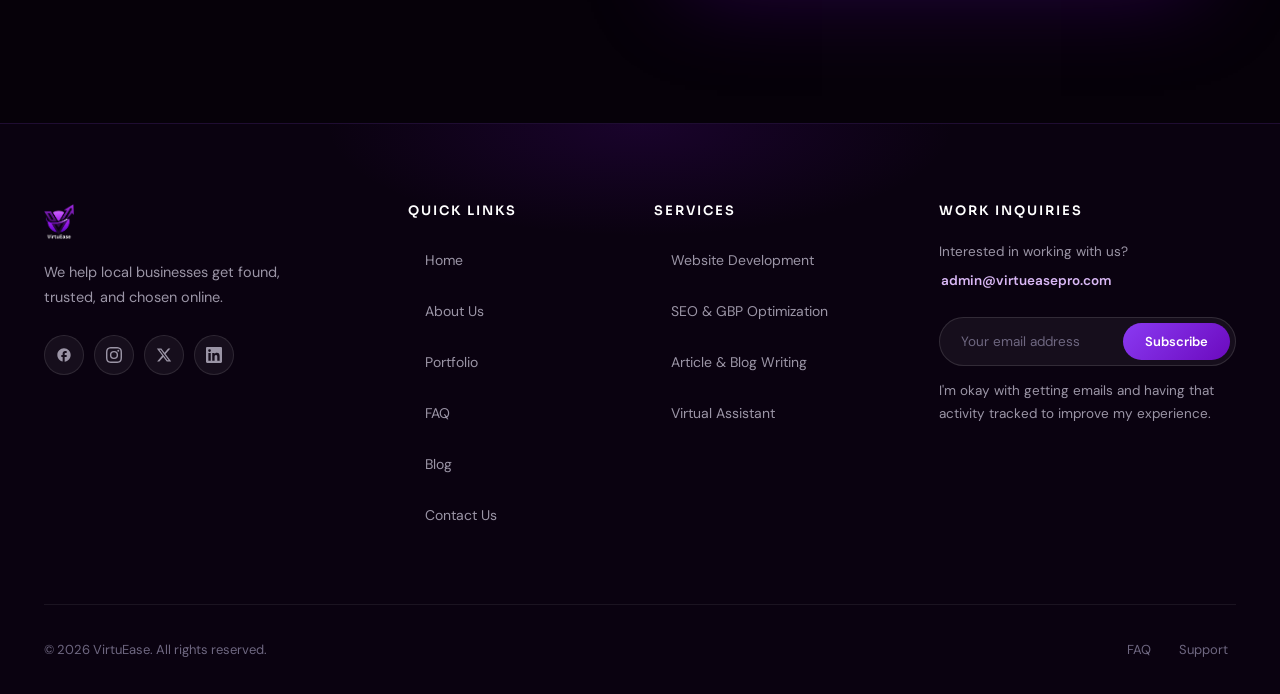
<file: contact.html>
<!DOCTYPE html>
<html lang="en">
<head>
  <meta charset="UTF-8">
  <meta name="viewport" content="width=device-width, initial-scale=1.0">
  <title>Contact VirtuEase | Get Your Free Marketing Audit</title>
  <meta name="description" content="Get in touch with VirtuEase for a free marketing audit. SEO, web development, content writing, and virtual assistant services for your business.">
  <link rel="icon" type="image/png" href="assets/images/favicon-32.png">
  <link rel="stylesheet" href="assets/css/style.css">
</head>
<body>

  <div class="circle-cursor circle-cursor-outer"></div>
  <div class="circle-cursor circle-cursor-inner">
    <svg width="21" height="21" viewBox="0 0 21 21" fill="none" xmlns="http://www.w3.org/2000/svg" aria-hidden="true">
      <path d="M2.06055 0H20.0605V18H17.0605V5.12155L2.12132 20.0608L0 17.9395L14.9395 3H2.06055V0Z"/>
    </svg>
  </div>

  <div class="elements-bar elements-bar-left">
    <a href="#" class="scroll-top-btn">
      <div class="scroll-progress">
        <div class="scroll-progress-bar"></div>
      </div>
      <span class="scroll-indicator">Scroll to top</span>
    </a>
  </div>

  <div class="elements-bar elements-bar-right">
    <span class="social-link">Fb.</span>
    <span class="social-link">Ig.</span>
    <span class="social-link">Tw.</span>
    <div class="line"></div>
  </div>

  <header class="site-header">
    <div class="header-container">
      <a href="/" class="logo" aria-label="VirtuEase home">
        <img src="assets/images/logo.png" alt="VirtuEase">
      </a>
      <nav class="desktop-nav" aria-label="Main navigation">
        <ul class="nav-menu">
          <li><a href="/">Home</a></li>
          <li><a href="/portfolio">Portfolio</a></li>
          <li><a href="/about">About Us</a></li>
          <li class="has-dropdown">
            <a href="#">Services</a>
            <ul class="dropdown-menu">
              <li><a href="/website-development">Website Development</a></li>
              <li><a href="/seo-google-business-profile-optimization">SEO &amp; Google Business Profile Optimization</a></li>
              <li><a href="/article-and-blog-writing">Article and Blog Writing</a></li>
              <li><a href="/virtual-assistant">Virtual Assistant</a></li>
            </ul>
          </li>
          <li><a href="/faq">FAQ</a></li>
          <li><a href="/blog">Blog</a></li>
        </ul>
      </nav>
      <div class="header-actions">
        <a href="/contact-us" class="btn-header-contact">Let's Talk</a>
        <button class="hamburger-btn" aria-label="Open menu">
          <span></span>
          <span></span>
          <span></span>
        </button>
      </div>
    </div>
  </header>

  <div class="hamburger-overlay" aria-hidden="true">
    <ul class="overlay-menu">
      <li style="--i:0"><a href="/">Home</a></li>
      <li style="--i:1"><a href="/portfolio">Portfolio</a></li>
      <li style="--i:2"><a href="/about">About Us</a></li>
      <li style="--i:3" class="has-submenu">
        <a href="#">Services</a>
        <ul class="overlay-submenu">
          <li><a href="/website-development">Website Development</a></li>
          <li><a href="/seo-google-business-profile-optimization">SEO &amp; Google Business Profile Optimization</a></li>
          <li><a href="/article-and-blog-writing">Article and Blog Writing</a></li>
          <li><a href="/virtual-assistant">Virtual Assistant</a></li>
        </ul>
      </li>
      <li style="--i:4"><a href="/faq">FAQ</a></li>
      <li style="--i:5"><a href="/blog">Blog</a></li>
      <li style="--i:6"><a href="/contact-us">Contact Us</a></li>
    </ul>
  </div>

  <main>
    <section class="page-hero contact-page-hero">
      <div class="container">
        <div class="page-hero-card reveal revealed">
          <h1>Contact Us</h1>
          <p>Leave us a little info, and we'll be in touch. Your first consultation and audit are completely free.</p>
          <a href="mailto:admin@virtueasepro.com" class="btn-email">Send us an email
            <svg width="15" height="15" viewBox="0 0 24 24" fill="currentColor" aria-hidden="true"><path d="M20 4H4c-1.1 0-1.99.9-1.99 2L2 18c0 1.1.9 2 2 2h16c1.1 0 2-.9 2-2V6c0-1.1-.9-2-2-2zm0 4l-8 5-8-5V6l8 5 8-5v2z"/></svg>
          </a>
        </div>
      </div>
    </section>

    <section class="section">
      <div class="container">
        <div class="contact-split">
          <div class="contact-info reveal">
            <span class="eyebrow">Get In Touch</span>
            <h2>Let's Build Something Great Together</h2>
            <p>Tell us about your project and goals — we'll get back to you within one business day with next steps.</p>

            <div class="info-item">
              <div class="info-icon">
                <svg viewBox="0 0 24 24" xmlns="http://www.w3.org/2000/svg" aria-hidden="true">
                  <path d="M20 4H4c-1.1 0-1.99.9-1.99 2L2 18c0 1.1.9 2 2 2h16c1.1 0 2-.9 2-2V6c0-1.1-.9-2-2-2zm0 4l-8 5-8-5V6l8 5 8-5v2z"/>
                </svg>
              </div>
              <div>
                <span class="info-label">Email Us</span>
                <a href="mailto:admin@virtueasepro.com">admin@virtueasepro.com</a>
              </div>
            </div>

            <div class="info-item" style="margin-bottom:40px">
              <div class="info-icon">
                <svg viewBox="0 0 24 24" xmlns="http://www.w3.org/2000/svg" aria-hidden="true">
                  <path d="M6.62 10.79c1.44 2.83 3.76 5.14 6.59 6.59l2.2-2.2c.27-.27.67-.36 1.02-.24 1.12.37 2.33.57 3.57.57.55 0 1 .45 1 1V20c0 .55-.45 1-1 1-9.39 0-17-7.61-17-17 0-.55.45-1 1-1h3.5c.55 0 1 .45 1 1 0 1.25.2 2.45.57 3.57.11.35.03.74-.25 1.02l-2.2 2.2z"/>
                </svg>
              </div>
              <div>
                <span class="info-label">Call Us</span>
                <a href="tel:+2349064621664">+234 906 462 1664</a>
              </div>
            </div>

            <span class="eyebrow">Follow Along</span>
            <h2 style="font-size:24px;margin-bottom:20px">Social Media</h2>
            <div class="social-list">
              <a href="#" target="_blank" rel="noopener" aria-label="Facebook">
                <svg viewBox="0 0 24 24" aria-hidden="true"><path d="M22 12c0-5.52-4.48-10-10-10S2 6.48 2 12c0 4.84 3.44 8.87 8 9.8V15H8v-3h2V9.5C10 7.57 11.57 6 13.5 6H16v3h-2c-.55 0-1 .45-1 1v2h3v3h-3v6.95c5.05-.5 9-4.76 9-9.95z"/></svg>
              </a>
              <a href="#" target="_blank" rel="noopener" aria-label="Instagram">
                <svg viewBox="0 0 24 24" aria-hidden="true"><path d="M12 2.16c3.2 0 3.58.01 4.85.07 1.17.05 1.8.25 2.23.41.56.22.96.48 1.38.9.42.42.68.82.9 1.38.16.42.36 1.06.41 2.23.06 1.27.07 1.65.07 4.85s-.01 3.58-.07 4.85c-.05 1.17-.25 1.8-.41 2.23-.22.56-.48.96-.9 1.38-.42.42-.82.68-1.38.9-.42.16-1.06.36-2.23.41-1.27.06-1.65.07-4.85.07s-3.58-.01-4.85-.07c-1.17-.05-1.8-.25-2.23-.41a3.72 3.72 0 0 1-1.38-.9 3.72 3.72 0 0 1-.9-1.38c-.16-.42-.36-1.06-.41-2.23C2.17 15.58 2.16 15.2 2.16 12s.01-3.58.07-4.85c.05-1.17.25-1.8.41-2.23.22-.56.48-.96.9-1.38.42-.42.82-.68 1.38-.9.42-.16 1.06-.36 2.23-.41C8.42 2.17 8.8 2.16 12 2.16zM12 0C8.74 0 8.33.01 7.05.07 5.78.13 4.9.33 4.14.63a5.9 5.9 0 0 0-2.13 1.39A5.9 5.9 0 0 0 .63 4.14C.33 4.9.13 5.78.07 7.05.01 8.33 0 8.74 0 12s.01 3.67.07 4.95c.06 1.27.26 2.15.56 2.91.3.76.71 1.4 1.39 2.13a5.9 5.9 0 0 0 2.13 1.39c.76.3 1.64.5 2.91.56C8.33 23.99 8.74 24 12 24s3.67-.01 4.95-.07c1.27-.06 2.15-.26 2.91-.56a5.9 5.9 0 0 0 2.13-1.39 5.9 5.9 0 0 0 1.39-2.13c.3-.76.5-1.64.56-2.91.06-1.28.07-1.69.07-4.95s-.01-3.67-.07-4.95c-.06-1.27-.26-2.15-.56-2.91a5.9 5.9 0 0 0-1.39-2.13A5.9 5.9 0 0 0 19.86.63c-.76-.3-1.64-.5-2.91-.56C15.67.01 15.26 0 12 0zm0 5.84A6.16 6.16 0 1 0 18.16 12 6.16 6.16 0 0 0 12 5.84zM12 16a4 4 0 1 1 4-4 4 4 0 0 1-4 4zm7.85-10.4a1.44 1.44 0 1 1-2.88 0 1.44 1.44 0 0 1 2.88 0z"/></svg>
              </a>
              <a href="#" target="_blank" rel="noopener" aria-label="X (Twitter)">
                <svg viewBox="0 0 24 24" aria-hidden="true"><path d="M18.244 2.25h3.308l-7.227 8.26 8.502 11.24H16.17l-5.214-6.817L4.99 21.75H1.68l7.73-8.835L1.254 2.25H8.08l4.713 6.231zm-1.161 17.52h1.833L7.084 4.126H5.117z"/></svg>
              </a>
              <a href="#" target="_blank" rel="noopener" aria-label="LinkedIn">
                <svg viewBox="0 0 24 24" aria-hidden="true"><path d="M20.45 20.45h-3.55v-5.57c0-1.33-.03-3.04-1.85-3.04-1.85 0-2.13 1.45-2.13 2.94v5.67H9.35V9h3.41v1.56h.05c.48-.9 1.64-1.85 3.37-1.85 3.6 0 4.27 2.37 4.27 5.46v6.28zM5.34 7.43a2.06 2.06 0 1 1 0-4.12 2.06 2.06 0 0 1 0 4.12zM7.12 20.45H3.56V9h3.56v11.45zM22.22 0H1.77C.79 0 0 .77 0 1.73v20.54C0 23.23.79 24 1.77 24h20.45c.98 0 1.78-.77 1.78-1.73V1.73C24 .77 23.2 0 22.22 0z"/></svg>
              </a>
            </div>

            <hr style="border:0;border-top:1px solid rgba(255,255,255,.12);margin:36px 0 24px;width:64px">
            <p style="font-size:15px;opacity:.75;line-height:1.75;max-width:340px">Got ideas but not sure where to start? We'd love to hear about your business and show you how we can make digital growth effortless.</p>
          </div>

          <form class="contact-form reveal" style="--d:120ms" novalidate>
            <div class="form-row">
              <div>
                <label for="name">Name <span class="req">*</span></label>
                <input type="text" id="name" name="name" placeholder="Your name" required>
              </div>
              <div>
                <label for="email">Email <span class="req">*</span></label>
                <input type="email" id="email" name="email" placeholder="Your working email" required>
              </div>
            </div>

            <label for="company">Company</label>
            <input type="text" id="company" name="company" placeholder="Your company name">

            <div class="form-row">
              <div>
                <label for="subject">Subject <span class="req">*</span></label>
                <input type="text" id="subject" name="subject" placeholder="What's this about?" required>
              </div>
              <div>
                <label for="phone">Phone</label>
                <input type="tel" id="phone" name="phone" placeholder="Your phone number">
              </div>
            </div>

            <label for="budget">Choose a Budget (USD) <span class="req">*</span></label>
            <select id="budget" name="budget" required>
              <option value="" disabled selected>Select a range</option>
              <option value="Under $1,000">Under $1,000</option>
              <option value="$1,000 – $3,000">$1,000 – $3,000</option>
              <option value="$3,000 – $5,000">$3,000 – $5,000</option>
              <option value="$5,000 – $10,000">$5,000 – $10,000</option>
              <option value="Over $10,000">Over $10,000</option>
            </select>

            <label for="message">Project Details <span class="req">*</span></label>
            <textarea id="message" name="message" placeholder="Brief project details" required></textarea>

            <button type="submit">Submit Inquiry
              <svg viewBox="0 0 24 24" fill="currentColor" aria-hidden="true"><path d="M2.01 21L23 12 2.01 3 2 10l15 2-15 2z"/></svg>
            </button>
            <div class="form-success" role="status">Thanks for reaching out! Your email app should open with your message ready to send. If it doesn't, email us directly at admin@virtueasepro.com.</div>
          </form>
        </div>
      </div>
    </section>
  </main>

  <footer class="footer">
    <div class="container">
      <div class="footer-grid">
        <div class="footer-brand">
          <img src="assets/images/logo.png" alt="VirtuEase">
          <p>We help local businesses get found, trusted, and chosen online.</p>
          <div class="social-links">
            <a href="#" target="_blank" rel="noopener" aria-label="Facebook">
              <svg viewBox="0 0 24 24" aria-hidden="true"><path d="M22 12c0-5.52-4.48-10-10-10S2 6.48 2 12c0 4.84 3.44 8.87 8 9.8V15H8v-3h2V9.5C10 7.57 11.57 6 13.5 6H16v3h-2c-.55 0-1 .45-1 1v2h3v3h-3v6.95c5.05-.5 9-4.76 9-9.95z"/></svg>
            </a>
            <a href="#" target="_blank" rel="noopener" aria-label="Instagram">
              <svg viewBox="0 0 24 24" aria-hidden="true"><path d="M12 2.16c3.2 0 3.58.01 4.85.07 1.17.05 1.8.25 2.23.41.56.22.96.48 1.38.9.42.42.68.82.9 1.38.16.42.36 1.06.41 2.23.06 1.27.07 1.65.07 4.85s-.01 3.58-.07 4.85c-.05 1.17-.25 1.8-.41 2.23-.22.56-.48.96-.9 1.38-.42.42-.82.68-1.38.9-.42.16-1.06.36-2.23.41-1.27.06-1.65.07-4.85.07s-3.58-.01-4.85-.07c-1.17-.05-1.8-.25-2.23-.41a3.72 3.72 0 0 1-1.38-.9 3.72 3.72 0 0 1-.9-1.38c-.16-.42-.36-1.06-.41-2.23C2.17 15.58 2.16 15.2 2.16 12s.01-3.58.07-4.85c.05-1.17.25-1.8.41-2.23.22-.56.48-.96.9-1.38.42-.42.82-.68 1.38-.9.42-.16 1.06-.36 2.23-.41C8.42 2.17 8.8 2.16 12 2.16zM12 0C8.74 0 8.33.01 7.05.07 5.78.13 4.9.33 4.14.63a5.9 5.9 0 0 0-2.13 1.39A5.9 5.9 0 0 0 .63 4.14C.33 4.9.13 5.78.07 7.05.01 8.33 0 8.74 0 12s.01 3.67.07 4.95c.06 1.27.26 2.15.56 2.91.3.76.71 1.4 1.39 2.13a5.9 5.9 0 0 0 2.13 1.39c.76.3 1.64.5 2.91.56C8.33 23.99 8.74 24 12 24s3.67-.01 4.95-.07c1.27-.06 2.15-.26 2.91-.56a5.9 5.9 0 0 0 2.13-1.39 5.9 5.9 0 0 0 1.39-2.13c.3-.76.5-1.64.56-2.91.06-1.28.07-1.69.07-4.95s-.01-3.67-.07-4.95c-.06-1.27-.26-2.15-.56-2.91a5.9 5.9 0 0 0-1.39-2.13A5.9 5.9 0 0 0 19.86.63c-.76-.3-1.64-.5-2.91-.56C15.67.01 15.26 0 12 0zm0 5.84A6.16 6.16 0 1 0 18.16 12 6.16 6.16 0 0 0 12 5.84zM12 16a4 4 0 1 1 4-4 4 4 0 0 1-4 4zm7.85-10.4a1.44 1.44 0 1 1-2.88 0 1.44 1.44 0 0 1 2.88 0z"/></svg>
            </a>
            <a href="#" target="_blank" rel="noopener" aria-label="X (Twitter)">
              <svg viewBox="0 0 24 24" aria-hidden="true"><path d="M18.244 2.25h3.308l-7.227 8.26 8.502 11.24H16.17l-5.214-6.817L4.99 21.75H1.68l7.73-8.835L1.254 2.25H8.08l4.713 6.231zm-1.161 17.52h1.833L7.084 4.126H5.117z"/></svg>
            </a>
            <a href="#" target="_blank" rel="noopener" aria-label="LinkedIn">
              <svg viewBox="0 0 24 24" aria-hidden="true"><path d="M20.45 20.45h-3.55v-5.57c0-1.33-.03-3.04-1.85-3.04-1.85 0-2.13 1.45-2.13 2.94v5.67H9.35V9h3.41v1.56h.05c.48-.9 1.64-1.85 3.37-1.85 3.6 0 4.27 2.37 4.27 5.46v6.28zM5.34 7.43a2.06 2.06 0 1 1 0-4.12 2.06 2.06 0 0 1 0 4.12zM7.12 20.45H3.56V9h3.56v11.45zM22.22 0H1.77C.79 0 0 .77 0 1.73v20.54C0 23.23.79 24 1.77 24h20.45c.98 0 1.78-.77 1.78-1.73V1.73C24 .77 23.2 0 22.22 0z"/></svg>
            </a>
          </div>
        </div>
        <div>
          <h4>Quick Links</h4>
          <ul class="footer-links">
            <li><a href="/">Home</a></li>
            <li><a href="/about">About Us</a></li>
            <li><a href="/portfolio">Portfolio</a></li>
            <li><a href="/faq">FAQ</a></li>
            <li><a href="/blog">Blog</a></li>
            <li><a href="/contact-us">Contact Us</a></li>
          </ul>
        </div>
        <div>
          <h4>Services</h4>
          <ul class="footer-links">
            <li><a href="/website-development">Website Development</a></li>
            <li><a href="/seo-google-business-profile-optimization">SEO &amp; GBP Optimization</a></li>
            <li><a href="/article-and-blog-writing">Article &amp; Blog Writing</a></li>
            <li><a href="/virtual-assistant">Virtual Assistant</a></li>
          </ul>
        </div>
        <div class="footer-newsletter">
          <h4>Work Inquiries</h4>
          <p>Interested in working with us? <a href="mailto:admin@virtueasepro.com" style="color:var(--primary-light);font-weight:600">admin@virtueasepro.com</a></p>
          <form class="newsletter-form" novalidate>
            <input type="email" placeholder="Your email address" aria-label="Email address" required>
            <button type="submit">Subscribe</button>
          </form>
          <p class="newsletter-note">I'm okay with getting emails and having that activity tracked to improve my experience.</p>
        </div>
      </div>
      <div class="footer-bottom">
        <span>&copy; 2026 VirtuEase. All rights reserved.</span>
        <div class="footer-legal">
          <a href="/faq">FAQ</a>
          <a href="/contact-us">Support</a>
        </div>
      </div>
    </div>
  </footer>

  <button class="scroll-top" aria-label="Scroll to top">
    <svg viewBox="0 0 24 24" aria-hidden="true"><path d="M4 12l1.41 1.41L11 7.83V20h2V7.83l5.58 5.59L20 12l-8-8-8 8z"/></svg>
  </button>

  <script src="assets/js/main.js"></script>
</body>
</html>
</file>
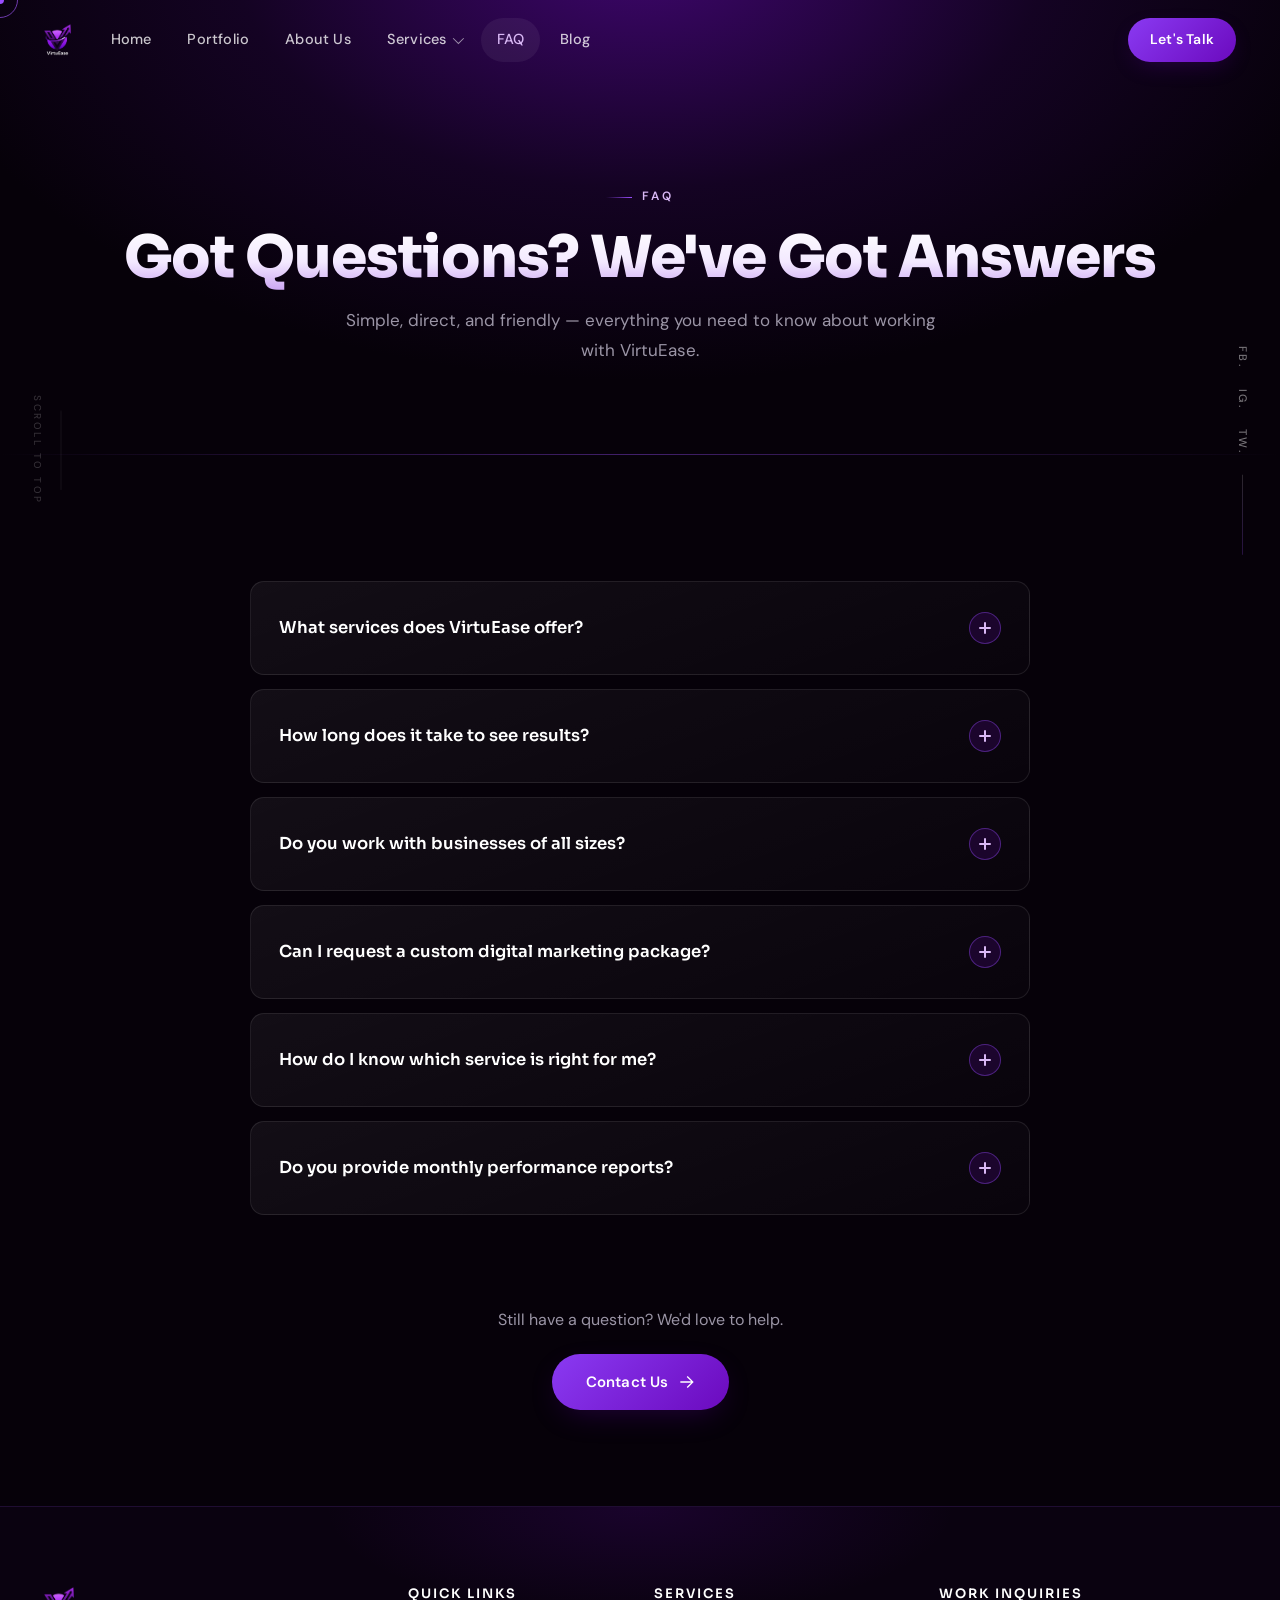
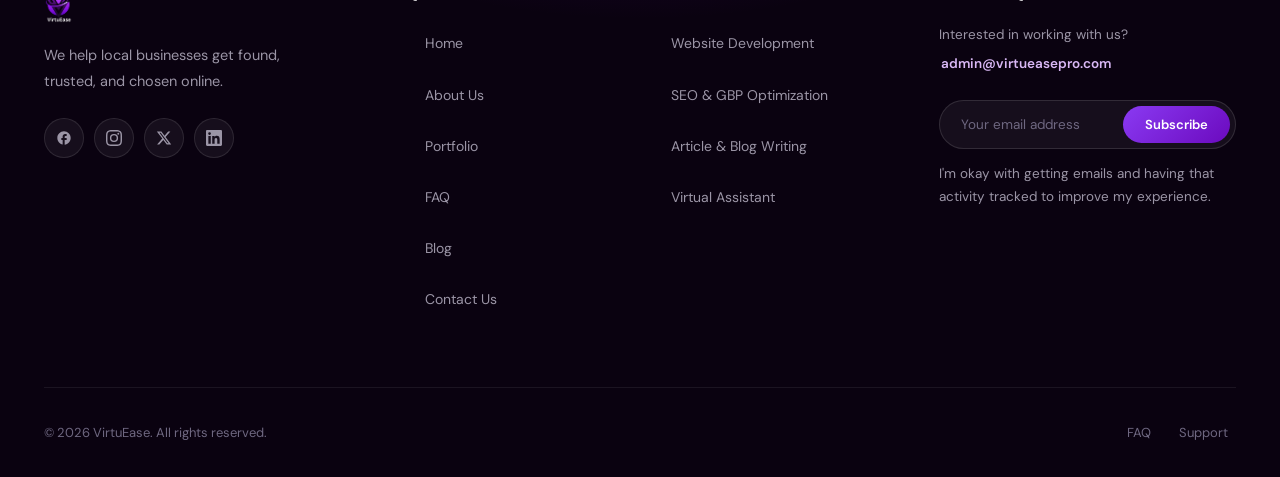
<file: faq.html>
<!DOCTYPE html>
<html lang="en">
<head>
  <meta charset="UTF-8">
  <meta name="viewport" content="width=device-width, initial-scale=1.0">
  <title>Frequently Asked Questions | VirtuEase</title>
  <meta name="description" content="Find answers to common questions about VirtuEase's website design, development, SEO, content writing, and virtual assistant services.">
  <link rel="icon" type="image/png" href="assets/images/favicon-32.png">
  <link rel="stylesheet" href="assets/css/style.css">
</head>
<body>

  <div class="circle-cursor circle-cursor-outer"></div>
  <div class="circle-cursor circle-cursor-inner">
    <svg width="21" height="21" viewBox="0 0 21 21" fill="none" xmlns="http://www.w3.org/2000/svg" aria-hidden="true">
      <path d="M2.06055 0H20.0605V18H17.0605V5.12155L2.12132 20.0608L0 17.9395L14.9395 3H2.06055V0Z"/>
    </svg>
  </div>

  <div class="elements-bar elements-bar-left">
    <a href="#" class="scroll-top-btn">
      <div class="scroll-progress">
        <div class="scroll-progress-bar"></div>
      </div>
      <span class="scroll-indicator">Scroll to top</span>
    </a>
  </div>

  <div class="elements-bar elements-bar-right">
    <span class="social-link">Fb.</span>
    <span class="social-link">Ig.</span>
    <span class="social-link">Tw.</span>
    <div class="line"></div>
  </div>

  <header class="site-header">
    <div class="header-container">
      <a href="/" class="logo" aria-label="VirtuEase home">
        <img src="assets/images/logo.png" alt="VirtuEase">
      </a>
      <nav class="desktop-nav" aria-label="Main navigation">
        <ul class="nav-menu">
          <li><a href="/">Home</a></li>
          <li><a href="/portfolio">Portfolio</a></li>
          <li><a href="/about">About Us</a></li>
          <li class="has-dropdown">
            <a href="#">Services</a>
            <ul class="dropdown-menu">
              <li><a href="/website-development">Website Development</a></li>
              <li><a href="/seo-google-business-profile-optimization">SEO &amp; Google Business Profile Optimization</a></li>
              <li><a href="/article-and-blog-writing">Article and Blog Writing</a></li>
              <li><a href="/virtual-assistant">Virtual Assistant</a></li>
            </ul>
          </li>
          <li><a href="/faq">FAQ</a></li>
          <li><a href="/blog">Blog</a></li>
        </ul>
      </nav>
      <div class="header-actions">
        <a href="/contact-us" class="btn-header-contact">Let's Talk</a>
        <button class="hamburger-btn" aria-label="Open menu">
          <span></span>
          <span></span>
          <span></span>
        </button>
      </div>
    </div>
  </header>

  <div class="hamburger-overlay" aria-hidden="true">
    <ul class="overlay-menu">
      <li style="--i:0"><a href="/">Home</a></li>
      <li style="--i:1"><a href="/portfolio">Portfolio</a></li>
      <li style="--i:2"><a href="/about">About Us</a></li>
      <li style="--i:3" class="has-submenu">
        <a href="#">Services</a>
        <ul class="overlay-submenu">
          <li><a href="/website-development">Website Development</a></li>
          <li><a href="/seo-google-business-profile-optimization">SEO &amp; Google Business Profile Optimization</a></li>
          <li><a href="/article-and-blog-writing">Article and Blog Writing</a></li>
          <li><a href="/virtual-assistant">Virtual Assistant</a></li>
        </ul>
      </li>
      <li style="--i:4"><a href="/faq">FAQ</a></li>
      <li style="--i:5"><a href="/blog">Blog</a></li>
      <li style="--i:6"><a href="/contact-us">Contact Us</a></li>
    </ul>
  </div>

  <main>
    <section class="page-hero">
      <div class="container">
        <span class="eyebrow reveal revealed">FAQ</span>
        <h1 class="reveal revealed">Got Questions? We've Got Answers</h1>
        <p>Simple, direct, and friendly — everything you need to know about working with VirtuEase.</p>
      </div>
    </section>

    <section class="section">
      <div class="container">
        <div class="faq-wrap reveal">
          <div class="faq-item">
            <h6 class="faq-question">What services does VirtuEase offer?
              <span class="faq-icon" aria-hidden="true"></span>
            </h6>
            <div class="faq-answer">
              <p>At VirtuEase, we help local and online businesses grow by improving their online presence and attracting more customers. Our core services include:</p>
              <p><strong>Website Design &amp; Development:</strong> Clean, responsive, and high-converting websites.</p>
              <p><strong>Search Engine Optimization (SEO):</strong> Helping your business rank higher on Google and get found by local customers.</p>
              <p><strong>Google Business Profile (GBP) Optimization:</strong> Ensuring your business appears in local search results with accurate, optimized information.</p>
              <p><strong>Content Creation:</strong> Professional blog posts, articles, and copywriting that boost visibility and engagement.</p>
              <p><strong>Administrative Support &amp; Virtual Assistance:</strong> Helping business owners manage daily operations efficiently so they can focus on growth.</p>
            </div>
          </div>
          <div class="faq-item">
            <h6 class="faq-question">How long does it take to see results?
              <span class="faq-icon" aria-hidden="true"></span>
            </h6>
            <div class="faq-answer">
              <p>The timeline depends on your chosen service and your current online presence.</p>
              <p>For SEO and Google Business Profile optimization, noticeable improvements typically begin within 3 to 6 months as we build authority and visibility.</p>
              <p>For website design projects, turnaround time usually ranges from 2 to 4 weeks, depending on the scope and content.</p>
              <p>For ongoing content or administrative support, you'll start seeing productivity and workflow improvements almost immediately.</p>
              <p>At VirtuEase, we believe in steady, measurable progress that leads to long-term success, not just quick, short-lived results.</p>
            </div>
          </div>
          <div class="faq-item">
            <h6 class="faq-question">Do you work with businesses of all sizes?
              <span class="faq-icon" aria-hidden="true"></span>
            </h6>
            <div class="faq-answer">
              <p>Yes, absolutely! VirtuEase works with small, medium, and growing businesses — from local service providers to online brands. Whether you're just starting out or looking to scale, we tailor our strategies to fit your goals, budget, and industry. Our mission is to make professional marketing support accessible to every business that wants to grow.</p>
            </div>
          </div>
          <div class="faq-item">
            <h6 class="faq-question">Can I request a custom digital marketing package?
              <span class="faq-icon" aria-hidden="true"></span>
            </h6>
            <div class="faq-answer">
              <p>Definitely! We understand that every business has unique needs, which is why VirtuEase offers custom packages. You can combine services such as SEO, website design, Google Business Profile optimization, and content marketing to create a plan that fits your goals and budget. Simply reach out to us, and we'll design a personalized solution for your business.</p>
            </div>
          </div>
          <div class="faq-item">
            <h6 class="faq-question">How do I know which service is right for me?
              <span class="faq-icon" aria-hidden="true"></span>
            </h6>
            <div class="faq-answer">
              <p>If you're unsure where to start, we've got you covered. VirtuEase offers a free consultation and online audit to assess your current online presence. Based on the results, we recommend the best services — whether it's improving your website, boosting your search rankings, or optimizing your Google Business Profile — to help you achieve the best return on your investment.</p>
            </div>
          </div>
          <div class="faq-item">
            <h6 class="faq-question">Do you provide monthly performance reports?
              <span class="faq-icon" aria-hidden="true"></span>
            </h6>
            <div class="faq-answer">
              <p>Yes, we do. Transparency is a big part of how we work at VirtuEase. We provide monthly reports that show your progress, including metrics like website traffic, SEO performance, content reach, and Google Business Profile insights. This helps you clearly see what's working and where your business is growing.</p>
            </div>
          </div>
        </div>

        <div class="cta-inline reveal" style="text-align:center;margin-top:48px">
          <p style="color:var(--text-muted);margin-bottom:20px">Still have a question? We'd love to help.</p>
          <a href="/contact-us" class="btn btn-primary">Contact Us
            <svg viewBox="0 0 24 24" fill="currentColor" aria-hidden="true"><path d="M13.025 3l8.97 8.97-8.97 8.98-1.415-1.415 6.56-6.556H2v-2.016h16.17l-6.56-6.556z"/></svg>
          </a>
        </div>
      </div>
    </section>
  </main>

  <footer class="footer">
    <div class="container">
      <div class="footer-grid">
        <div class="footer-brand">
          <img src="assets/images/logo.png" alt="VirtuEase">
          <p>We help local businesses get found, trusted, and chosen online.</p>
          <div class="social-links">
            <a href="#" target="_blank" rel="noopener" aria-label="Facebook">
              <svg viewBox="0 0 24 24" aria-hidden="true"><path d="M22 12c0-5.52-4.48-10-10-10S2 6.48 2 12c0 4.84 3.44 8.87 8 9.8V15H8v-3h2V9.5C10 7.57 11.57 6 13.5 6H16v3h-2c-.55 0-1 .45-1 1v2h3v3h-3v6.95c5.05-.5 9-4.76 9-9.95z"/></svg>
            </a>
            <a href="#" target="_blank" rel="noopener" aria-label="Instagram">
              <svg viewBox="0 0 24 24" aria-hidden="true"><path d="M12 2.16c3.2 0 3.58.01 4.85.07 1.17.05 1.8.25 2.23.41.56.22.96.48 1.38.9.42.42.68.82.9 1.38.16.42.36 1.06.41 2.23.06 1.27.07 1.65.07 4.85s-.01 3.58-.07 4.85c-.05 1.17-.25 1.8-.41 2.23-.22.56-.48.96-.9 1.38-.42.42-.82.68-1.38.9-.42.16-1.06.36-2.23.41-1.27.06-1.65.07-4.85.07s-3.58-.01-4.85-.07c-1.17-.05-1.8-.25-2.23-.41a3.72 3.72 0 0 1-1.38-.9 3.72 3.72 0 0 1-.9-1.38c-.16-.42-.36-1.06-.41-2.23C2.17 15.58 2.16 15.2 2.16 12s.01-3.58.07-4.85c.05-1.17.25-1.8.41-2.23.22-.56.48-.96.9-1.38.42-.42.82-.68 1.38-.9.42-.16 1.06-.36 2.23-.41C8.42 2.17 8.8 2.16 12 2.16zM12 0C8.74 0 8.33.01 7.05.07 5.78.13 4.9.33 4.14.63a5.9 5.9 0 0 0-2.13 1.39A5.9 5.9 0 0 0 .63 4.14C.33 4.9.13 5.78.07 7.05.01 8.33 0 8.74 0 12s.01 3.67.07 4.95c.06 1.27.26 2.15.56 2.91.3.76.71 1.4 1.39 2.13a5.9 5.9 0 0 0 2.13 1.39c.76.3 1.64.5 2.91.56C8.33 23.99 8.74 24 12 24s3.67-.01 4.95-.07c1.27-.06 2.15-.26 2.91-.56a5.9 5.9 0 0 0 2.13-1.39 5.9 5.9 0 0 0 1.39-2.13c.3-.76.5-1.64.56-2.91.06-1.28.07-1.69.07-4.95s-.01-3.67-.07-4.95c-.06-1.27-.26-2.15-.56-2.91a5.9 5.9 0 0 0-1.39-2.13A5.9 5.9 0 0 0 19.86.63c-.76-.3-1.64-.5-2.91-.56C15.67.01 15.26 0 12 0zm0 5.84A6.16 6.16 0 1 0 18.16 12 6.16 6.16 0 0 0 12 5.84zM12 16a4 4 0 1 1 4-4 4 4 0 0 1-4 4zm7.85-10.4a1.44 1.44 0 1 1-2.88 0 1.44 1.44 0 0 1 2.88 0z"/></svg>
            </a>
            <a href="#" target="_blank" rel="noopener" aria-label="X (Twitter)">
              <svg viewBox="0 0 24 24" aria-hidden="true"><path d="M18.244 2.25h3.308l-7.227 8.26 8.502 11.24H16.17l-5.214-6.817L4.99 21.75H1.68l7.73-8.835L1.254 2.25H8.08l4.713 6.231zm-1.161 17.52h1.833L7.084 4.126H5.117z"/></svg>
            </a>
            <a href="#" target="_blank" rel="noopener" aria-label="LinkedIn">
              <svg viewBox="0 0 24 24" aria-hidden="true"><path d="M20.45 20.45h-3.55v-5.57c0-1.33-.03-3.04-1.85-3.04-1.85 0-2.13 1.45-2.13 2.94v5.67H9.35V9h3.41v1.56h.05c.48-.9 1.64-1.85 3.37-1.85 3.6 0 4.27 2.37 4.27 5.46v6.28zM5.34 7.43a2.06 2.06 0 1 1 0-4.12 2.06 2.06 0 0 1 0 4.12zM7.12 20.45H3.56V9h3.56v11.45zM22.22 0H1.77C.79 0 0 .77 0 1.73v20.54C0 23.23.79 24 1.77 24h20.45c.98 0 1.78-.77 1.78-1.73V1.73C24 .77 23.2 0 22.22 0z"/></svg>
            </a>
          </div>
        </div>
        <div>
          <h4>Quick Links</h4>
          <ul class="footer-links">
            <li><a href="/">Home</a></li>
            <li><a href="/about">About Us</a></li>
            <li><a href="/portfolio">Portfolio</a></li>
            <li><a href="/faq">FAQ</a></li>
            <li><a href="/blog">Blog</a></li>
            <li><a href="/contact-us">Contact Us</a></li>
          </ul>
        </div>
        <div>
          <h4>Services</h4>
          <ul class="footer-links">
            <li><a href="/website-development">Website Development</a></li>
            <li><a href="/seo-google-business-profile-optimization">SEO &amp; GBP Optimization</a></li>
            <li><a href="/article-and-blog-writing">Article &amp; Blog Writing</a></li>
            <li><a href="/virtual-assistant">Virtual Assistant</a></li>
          </ul>
        </div>
        <div class="footer-newsletter">
          <h4>Work Inquiries</h4>
          <p>Interested in working with us? <a href="mailto:admin@virtueasepro.com" style="color:var(--primary-light);font-weight:600">admin@virtueasepro.com</a></p>
          <form class="newsletter-form" novalidate>
            <input type="email" placeholder="Your email address" aria-label="Email address" required>
            <button type="submit">Subscribe</button>
          </form>
          <p class="newsletter-note">I'm okay with getting emails and having that activity tracked to improve my experience.</p>
        </div>
      </div>
      <div class="footer-bottom">
        <span>&copy; 2026 VirtuEase. All rights reserved.</span>
        <div class="footer-legal">
          <a href="/faq">FAQ</a>
          <a href="/contact-us">Support</a>
        </div>
      </div>
    </div>
  </footer>

  <button class="scroll-top" aria-label="Scroll to top">
    <svg viewBox="0 0 24 24" aria-hidden="true"><path d="M4 12l1.41 1.41L11 7.83V20h2V7.83l5.58 5.59L20 12l-8-8-8 8z"/></svg>
  </button>

  <script src="assets/js/main.js"></script>
</body>
</html>
</file>
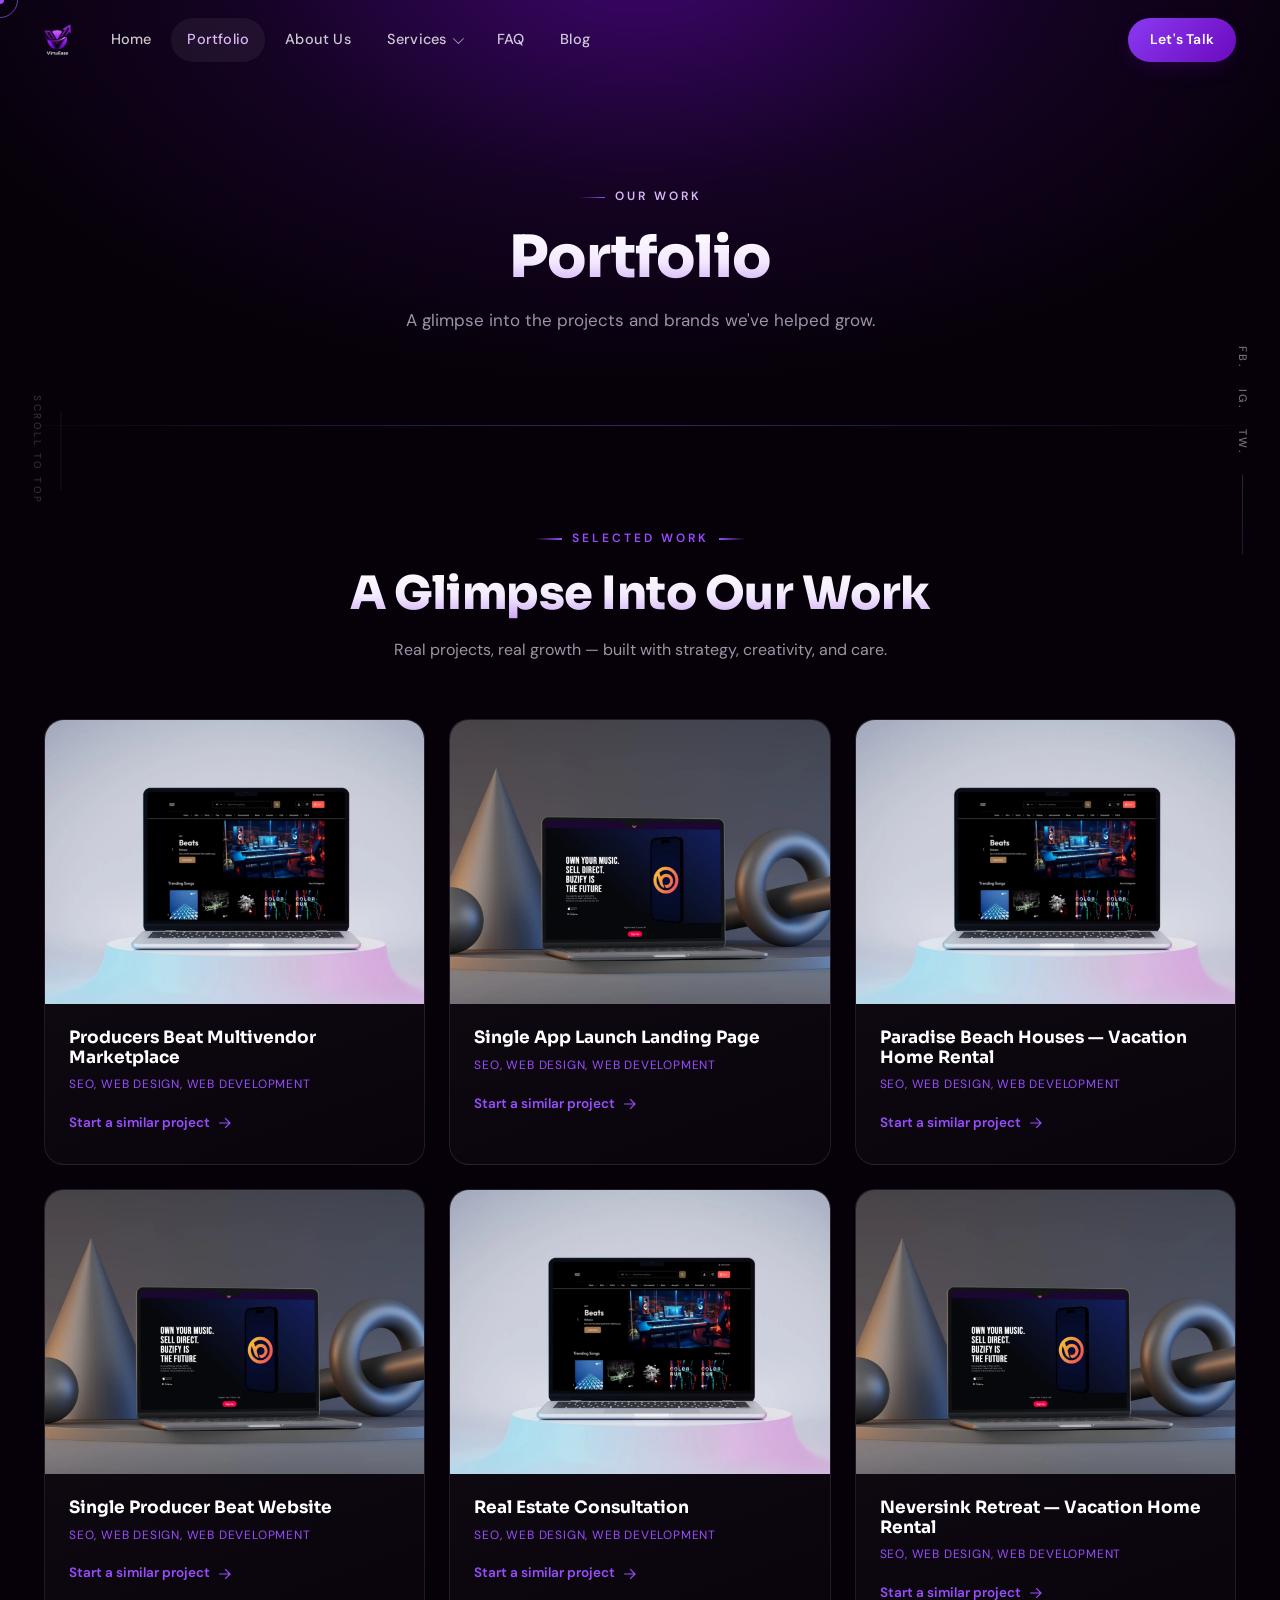
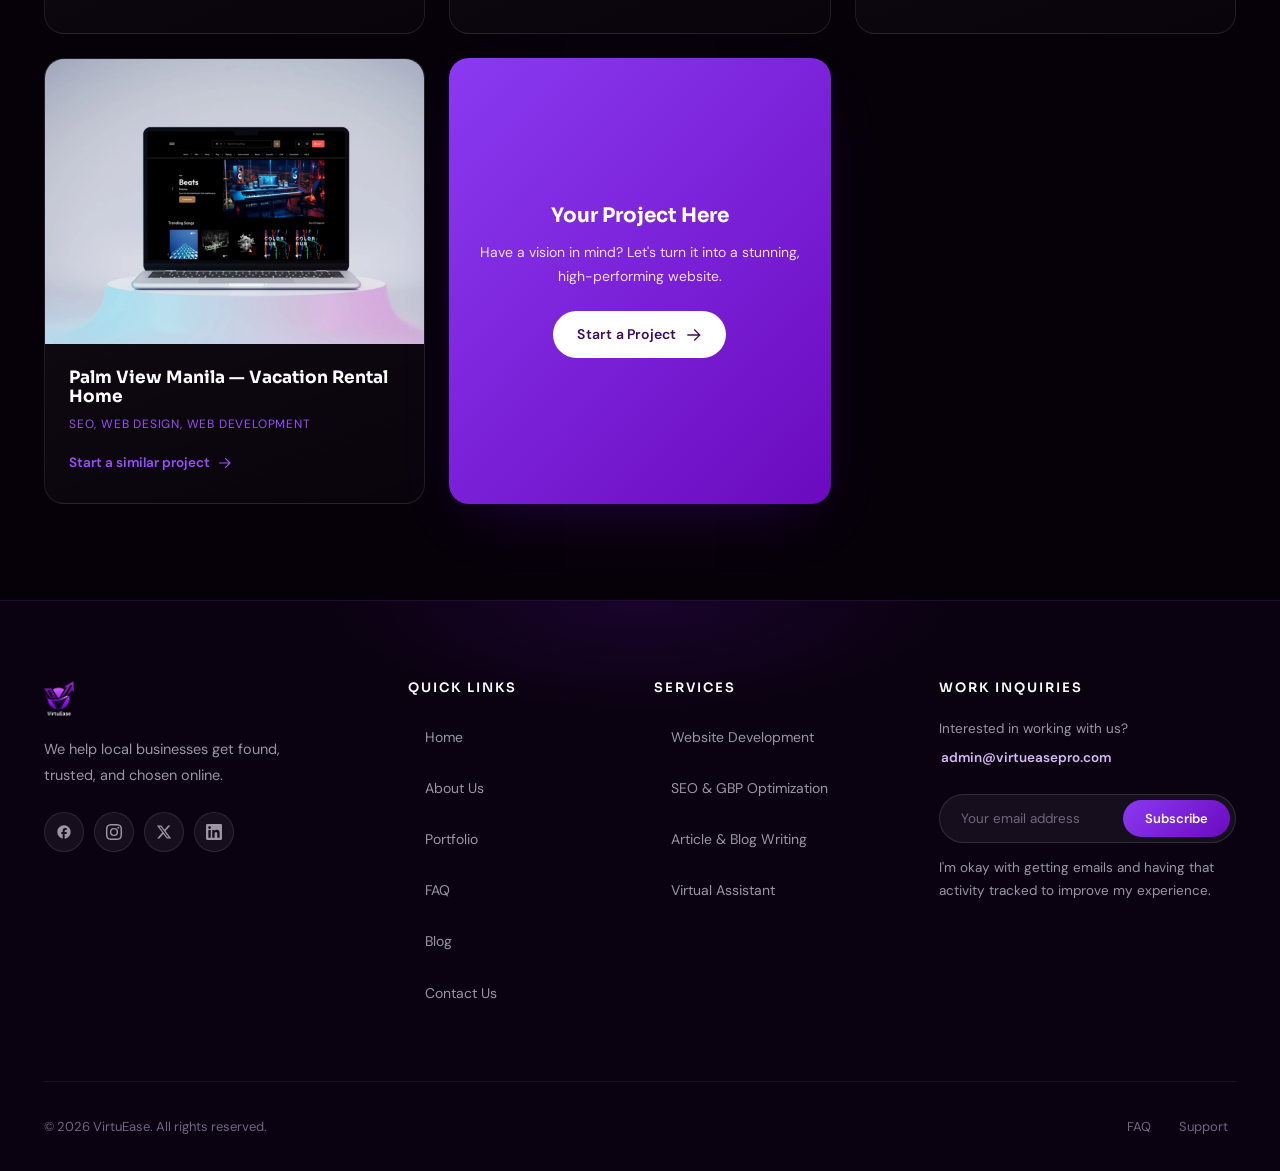
<file: portfolio.html>
<!DOCTYPE html>
<html lang="en">
<head>
  <meta charset="UTF-8">
  <meta name="viewport" content="width=device-width, initial-scale=1.0">
  <title>Our Portfolio | Real Results for Local Trade Businesses</title>
  <meta name="description" content="View VirtuEase's portfolio of real projects delivering real growth for local businesses. SEO, web design, and development projects.">
  <link rel="icon" type="image/png" href="assets/images/favicon-32.png">
  <link rel="stylesheet" href="assets/css/style.css">
</head>
<body>

  <div class="circle-cursor circle-cursor-outer"></div>
  <div class="circle-cursor circle-cursor-inner">
    <svg width="21" height="21" viewBox="0 0 21 21" fill="none" xmlns="http://www.w3.org/2000/svg" aria-hidden="true">
      <path d="M2.06055 0H20.0605V18H17.0605V5.12155L2.12132 20.0608L0 17.9395L14.9395 3H2.06055V0Z"/>
    </svg>
  </div>

  <div class="elements-bar elements-bar-left">
    <a href="#" class="scroll-top-btn">
      <div class="scroll-progress">
        <div class="scroll-progress-bar"></div>
      </div>
      <span class="scroll-indicator">Scroll to top</span>
    </a>
  </div>

  <div class="elements-bar elements-bar-right">
    <span class="social-link">Fb.</span>
    <span class="social-link">Ig.</span>
    <span class="social-link">Tw.</span>
    <div class="line"></div>
  </div>

  <header class="site-header">
    <div class="header-container">
      <a href="/" class="logo" aria-label="VirtuEase home">
        <img src="assets/images/logo.png" alt="VirtuEase">
      </a>
      <nav class="desktop-nav" aria-label="Main navigation">
        <ul class="nav-menu">
          <li><a href="/">Home</a></li>
          <li><a href="/portfolio">Portfolio</a></li>
          <li><a href="/about">About Us</a></li>
          <li class="has-dropdown">
            <a href="#">Services</a>
            <ul class="dropdown-menu">
              <li><a href="/website-development">Website Development</a></li>
              <li><a href="/seo-google-business-profile-optimization">SEO &amp; Google Business Profile Optimization</a></li>
              <li><a href="/article-and-blog-writing">Article and Blog Writing</a></li>
              <li><a href="/virtual-assistant">Virtual Assistant</a></li>
            </ul>
          </li>
          <li><a href="/faq">FAQ</a></li>
          <li><a href="/blog">Blog</a></li>
        </ul>
      </nav>
      <div class="header-actions">
        <a href="/contact-us" class="btn-header-contact">Let's Talk</a>
        <button class="hamburger-btn" aria-label="Open menu">
          <span></span>
          <span></span>
          <span></span>
        </button>
      </div>
    </div>
  </header>

  <div class="hamburger-overlay" aria-hidden="true">
    <ul class="overlay-menu">
      <li style="--i:0"><a href="/">Home</a></li>
      <li style="--i:1"><a href="/portfolio">Portfolio</a></li>
      <li style="--i:2"><a href="/about">About Us</a></li>
      <li style="--i:3" class="has-submenu">
        <a href="#">Services</a>
        <ul class="overlay-submenu">
          <li><a href="/website-development">Website Development</a></li>
          <li><a href="/seo-google-business-profile-optimization">SEO &amp; Google Business Profile Optimization</a></li>
          <li><a href="/article-and-blog-writing">Article and Blog Writing</a></li>
          <li><a href="/virtual-assistant">Virtual Assistant</a></li>
        </ul>
      </li>
      <li style="--i:4"><a href="/faq">FAQ</a></li>
      <li style="--i:5"><a href="/blog">Blog</a></li>
      <li style="--i:6"><a href="/contact-us">Contact Us</a></li>
    </ul>
  </div>

  <main>
    <section class="page-hero">
      <div class="container">
        <span class="eyebrow reveal revealed">Our Work</span>
        <h1 class="reveal revealed">Portfolio</h1>
        <p>A glimpse into the projects and brands we've helped grow.</p>
      </div>
    </section>

    <section class="section">
      <div class="container">
        <div class="section-title reveal">
          <span class="eyebrow">Selected Work</span>
          <h2>A Glimpse Into Our Work</h2>
          <p>Real projects, real growth — built with strategy, creativity, and care.</p>
        </div>
        <div class="portfolio-grid">
          <a href="/contact-us" class="portfolio-item reveal" data-cursor-class="cursor-link" style="--d:0ms">
            <div class="thumb">
              <img src="assets/images/portfolio-1.png" alt="Producers Beat Multivendor Marketplace" loading="lazy">
              <span class="view-hint" aria-hidden="true">
                <svg width="44" height="44" viewBox="0 0 44 44" fill="none">
                  <circle cx="22" cy="22" r="21" fill="rgba(117,12,211,.55)" stroke="rgba(255,255,255,.5)" stroke-width="1.5"/>
                  <path d="M17.5 26.5l9-9M18.5 17.5h8v8" stroke="#fff" stroke-width="1.8" stroke-linecap="round" stroke-linejoin="round"/>
                </svg>
              </span>
            </div>
            <div class="info">
              <h3>Producers Beat Multivendor Marketplace</h3>
              <div class="cats">SEO, Web Design, Web Development</div>
              <span class="link">Start a similar project
                <svg viewBox="0 0 24 24" fill="currentColor" aria-hidden="true"><path d="M13.025 3l8.97 8.97-8.97 8.98-1.415-1.415 6.56-6.556H2v-2.016h16.17l-6.56-6.556z"/></svg>
              </span>
            </div>
          </a>
          <a href="/contact-us" class="portfolio-item reveal" data-cursor-class="cursor-link" style="--d:80ms">
            <div class="thumb">
              <img src="assets/images/portfolio-2.png" alt="Single App Launch Landing Page" loading="lazy">
              <span class="view-hint" aria-hidden="true">
                <svg width="44" height="44" viewBox="0 0 44 44" fill="none">
                  <circle cx="22" cy="22" r="21" fill="rgba(117,12,211,.55)" stroke="rgba(255,255,255,.5)" stroke-width="1.5"/>
                  <path d="M17.5 26.5l9-9M18.5 17.5h8v8" stroke="#fff" stroke-width="1.8" stroke-linecap="round" stroke-linejoin="round"/>
                </svg>
              </span>
            </div>
            <div class="info">
              <h3>Single App Launch Landing Page</h3>
              <div class="cats">SEO, Web Design, Web Development</div>
              <span class="link">Start a similar project
                <svg viewBox="0 0 24 24" fill="currentColor" aria-hidden="true"><path d="M13.025 3l8.97 8.97-8.97 8.98-1.415-1.415 6.56-6.556H2v-2.016h16.17l-6.56-6.556z"/></svg>
              </span>
            </div>
          </a>
          <a href="/contact-us" class="portfolio-item reveal" data-cursor-class="cursor-link" style="--d:160ms">
            <div class="thumb">
              <img src="assets/images/portfolio-1.png" alt="Paradise Beach Houses Vacation Home Rental" loading="lazy">
              <span class="view-hint" aria-hidden="true">
                <svg width="44" height="44" viewBox="0 0 44 44" fill="none">
                  <circle cx="22" cy="22" r="21" fill="rgba(117,12,211,.55)" stroke="rgba(255,255,255,.5)" stroke-width="1.5"/>
                  <path d="M17.5 26.5l9-9M18.5 17.5h8v8" stroke="#fff" stroke-width="1.8" stroke-linecap="round" stroke-linejoin="round"/>
                </svg>
              </span>
            </div>
            <div class="info">
              <h3>Paradise Beach Houses — Vacation Home Rental</h3>
              <div class="cats">SEO, Web Design, Web Development</div>
              <span class="link">Start a similar project
                <svg viewBox="0 0 24 24" fill="currentColor" aria-hidden="true"><path d="M13.025 3l8.97 8.97-8.97 8.98-1.415-1.415 6.56-6.556H2v-2.016h16.17l-6.56-6.556z"/></svg>
              </span>
            </div>
          </a>
          <a href="/contact-us" class="portfolio-item reveal" data-cursor-class="cursor-link" style="--d:0ms">
            <div class="thumb">
              <img src="assets/images/portfolio-2.png" alt="Single Producer Beat Website" loading="lazy">
              <span class="view-hint" aria-hidden="true">
                <svg width="44" height="44" viewBox="0 0 44 44" fill="none">
                  <circle cx="22" cy="22" r="21" fill="rgba(117,12,211,.55)" stroke="rgba(255,255,255,.5)" stroke-width="1.5"/>
                  <path d="M17.5 26.5l9-9M18.5 17.5h8v8" stroke="#fff" stroke-width="1.8" stroke-linecap="round" stroke-linejoin="round"/>
                </svg>
              </span>
            </div>
            <div class="info">
              <h3>Single Producer Beat Website</h3>
              <div class="cats">SEO, Web Design, Web Development</div>
              <span class="link">Start a similar project
                <svg viewBox="0 0 24 24" fill="currentColor" aria-hidden="true"><path d="M13.025 3l8.97 8.97-8.97 8.98-1.415-1.415 6.56-6.556H2v-2.016h16.17l-6.56-6.556z"/></svg>
              </span>
            </div>
          </a>
          <a href="/contact-us" class="portfolio-item reveal" data-cursor-class="cursor-link" style="--d:80ms">
            <div class="thumb">
              <img src="assets/images/portfolio-1.png" alt="Real Estate Consultation" loading="lazy">
              <span class="view-hint" aria-hidden="true">
                <svg width="44" height="44" viewBox="0 0 44 44" fill="none">
                  <circle cx="22" cy="22" r="21" fill="rgba(117,12,211,.55)" stroke="rgba(255,255,255,.5)" stroke-width="1.5"/>
                  <path d="M17.5 26.5l9-9M18.5 17.5h8v8" stroke="#fff" stroke-width="1.8" stroke-linecap="round" stroke-linejoin="round"/>
                </svg>
              </span>
            </div>
            <div class="info">
              <h3>Real Estate Consultation</h3>
              <div class="cats">SEO, Web Design, Web Development</div>
              <span class="link">Start a similar project
                <svg viewBox="0 0 24 24" fill="currentColor" aria-hidden="true"><path d="M13.025 3l8.97 8.97-8.97 8.98-1.415-1.415 6.56-6.556H2v-2.016h16.17l-6.56-6.556z"/></svg>
              </span>
            </div>
          </a>
          <a href="/contact-us" class="portfolio-item reveal" data-cursor-class="cursor-link" style="--d:160ms">
            <div class="thumb">
              <img src="assets/images/portfolio-2.png" alt="Neversink Retreat Vacation Home Rental" loading="lazy">
              <span class="view-hint" aria-hidden="true">
                <svg width="44" height="44" viewBox="0 0 44 44" fill="none">
                  <circle cx="22" cy="22" r="21" fill="rgba(117,12,211,.55)" stroke="rgba(255,255,255,.5)" stroke-width="1.5"/>
                  <path d="M17.5 26.5l9-9M18.5 17.5h8v8" stroke="#fff" stroke-width="1.8" stroke-linecap="round" stroke-linejoin="round"/>
                </svg>
              </span>
            </div>
            <div class="info">
              <h3>Neversink Retreat — Vacation Home Rental</h3>
              <div class="cats">SEO, Web Design, Web Development</div>
              <span class="link">Start a similar project
                <svg viewBox="0 0 24 24" fill="currentColor" aria-hidden="true"><path d="M13.025 3l8.97 8.97-8.97 8.98-1.415-1.415 6.56-6.556H2v-2.016h16.17l-6.56-6.556z"/></svg>
              </span>
            </div>
          </a>
          <a href="/contact-us" class="portfolio-item reveal" data-cursor-class="cursor-link" style="--d:0ms">
            <div class="thumb">
              <img src="assets/images/portfolio-1.png" alt="Palm View Manila Vacation Rental Home" loading="lazy">
              <span class="view-hint" aria-hidden="true">
                <svg width="44" height="44" viewBox="0 0 44 44" fill="none">
                  <circle cx="22" cy="22" r="21" fill="rgba(117,12,211,.55)" stroke="rgba(255,255,255,.5)" stroke-width="1.5"/>
                  <path d="M17.5 26.5l9-9M18.5 17.5h8v8" stroke="#fff" stroke-width="1.8" stroke-linecap="round" stroke-linejoin="round"/>
                </svg>
              </span>
            </div>
            <div class="info">
              <h3>Palm View Manila — Vacation Rental Home</h3>
              <div class="cats">SEO, Web Design, Web Development</div>
              <span class="link">Start a similar project
                <svg viewBox="0 0 24 24" fill="currentColor" aria-hidden="true"><path d="M13.025 3l8.97 8.97-8.97 8.98-1.415-1.415 6.56-6.556H2v-2.016h16.17l-6.56-6.556z"/></svg>
              </span>
            </div>
          </a>
          <div class="portfolio-cta-card reveal" style="--d:80ms">
            <h3>Your Project Here</h3>
            <p>Have a vision in mind? Let's turn it into a stunning, high-performing website.</p>
            <a href="/contact-us" class="btn btn-white btn-sm">Start a Project
              <svg viewBox="0 0 24 24" fill="currentColor" aria-hidden="true"><path d="M13.025 3l8.97 8.97-8.97 8.98-1.415-1.415 6.56-6.556H2v-2.016h16.17l-6.56-6.556z"/></svg>
            </a>
          </div>
        </div>
      </div>
    </section>
  </main>

  <footer class="footer">
    <div class="container">
      <div class="footer-grid">
        <div class="footer-brand">
          <img src="assets/images/logo.png" alt="VirtuEase">
          <p>We help local businesses get found, trusted, and chosen online.</p>
          <div class="social-links">
            <a href="#" target="_blank" rel="noopener" aria-label="Facebook">
              <svg viewBox="0 0 24 24" aria-hidden="true"><path d="M22 12c0-5.52-4.48-10-10-10S2 6.48 2 12c0 4.84 3.44 8.87 8 9.8V15H8v-3h2V9.5C10 7.57 11.57 6 13.5 6H16v3h-2c-.55 0-1 .45-1 1v2h3v3h-3v6.95c5.05-.5 9-4.76 9-9.95z"/></svg>
            </a>
            <a href="#" target="_blank" rel="noopener" aria-label="Instagram">
              <svg viewBox="0 0 24 24" aria-hidden="true"><path d="M12 2.16c3.2 0 3.58.01 4.85.07 1.17.05 1.8.25 2.23.41.56.22.96.48 1.38.9.42.42.68.82.9 1.38.16.42.36 1.06.41 2.23.06 1.27.07 1.65.07 4.85s-.01 3.58-.07 4.85c-.05 1.17-.25 1.8-.41 2.23-.22.56-.48.96-.9 1.38-.42.42-.82.68-1.38.9-.42.16-1.06.36-2.23.41-1.27.06-1.65.07-4.85.07s-3.58-.01-4.85-.07c-1.17-.05-1.8-.25-2.23-.41a3.72 3.72 0 0 1-1.38-.9 3.72 3.72 0 0 1-.9-1.38c-.16-.42-.36-1.06-.41-2.23C2.17 15.58 2.16 15.2 2.16 12s.01-3.58.07-4.85c.05-1.17.25-1.8.41-2.23.22-.56.48-.96.9-1.38.42-.42.82-.68 1.38-.9.42-.16 1.06-.36 2.23-.41C8.42 2.17 8.8 2.16 12 2.16zM12 0C8.74 0 8.33.01 7.05.07 5.78.13 4.9.33 4.14.63a5.9 5.9 0 0 0-2.13 1.39A5.9 5.9 0 0 0 .63 4.14C.33 4.9.13 5.78.07 7.05.01 8.33 0 8.74 0 12s.01 3.67.07 4.95c.06 1.27.26 2.15.56 2.91.3.76.71 1.4 1.39 2.13a5.9 5.9 0 0 0 2.13 1.39c.76.3 1.64.5 2.91.56C8.33 23.99 8.74 24 12 24s3.67-.01 4.95-.07c1.27-.06 2.15-.26 2.91-.56a5.9 5.9 0 0 0 2.13-1.39 5.9 5.9 0 0 0 1.39-2.13c.3-.76.5-1.64.56-2.91.06-1.28.07-1.69.07-4.95s-.01-3.67-.07-4.95c-.06-1.27-.26-2.15-.56-2.91a5.9 5.9 0 0 0-1.39-2.13A5.9 5.9 0 0 0 19.86.63c-.76-.3-1.64-.5-2.91-.56C15.67.01 15.26 0 12 0zm0 5.84A6.16 6.16 0 1 0 18.16 12 6.16 6.16 0 0 0 12 5.84zM12 16a4 4 0 1 1 4-4 4 4 0 0 1-4 4zm7.85-10.4a1.44 1.44 0 1 1-2.88 0 1.44 1.44 0 0 1 2.88 0z"/></svg>
            </a>
            <a href="#" target="_blank" rel="noopener" aria-label="X (Twitter)">
              <svg viewBox="0 0 24 24" aria-hidden="true"><path d="M18.244 2.25h3.308l-7.227 8.26 8.502 11.24H16.17l-5.214-6.817L4.99 21.75H1.68l7.73-8.835L1.254 2.25H8.08l4.713 6.231zm-1.161 17.52h1.833L7.084 4.126H5.117z"/></svg>
            </a>
            <a href="#" target="_blank" rel="noopener" aria-label="LinkedIn">
              <svg viewBox="0 0 24 24" aria-hidden="true"><path d="M20.45 20.45h-3.55v-5.57c0-1.33-.03-3.04-1.85-3.04-1.85 0-2.13 1.45-2.13 2.94v5.67H9.35V9h3.41v1.56h.05c.48-.9 1.64-1.85 3.37-1.85 3.6 0 4.27 2.37 4.27 5.46v6.28zM5.34 7.43a2.06 2.06 0 1 1 0-4.12 2.06 2.06 0 0 1 0 4.12zM7.12 20.45H3.56V9h3.56v11.45zM22.22 0H1.77C.79 0 0 .77 0 1.73v20.54C0 23.23.79 24 1.77 24h20.45c.98 0 1.78-.77 1.78-1.73V1.73C24 .77 23.2 0 22.22 0z"/></svg>
            </a>
          </div>
        </div>
        <div>
          <h4>Quick Links</h4>
          <ul class="footer-links">
            <li><a href="/">Home</a></li>
            <li><a href="/about">About Us</a></li>
            <li><a href="/portfolio">Portfolio</a></li>
            <li><a href="/faq">FAQ</a></li>
            <li><a href="/blog">Blog</a></li>
            <li><a href="/contact-us">Contact Us</a></li>
          </ul>
        </div>
        <div>
          <h4>Services</h4>
          <ul class="footer-links">
            <li><a href="/website-development">Website Development</a></li>
            <li><a href="/seo-google-business-profile-optimization">SEO &amp; GBP Optimization</a></li>
            <li><a href="/article-and-blog-writing">Article &amp; Blog Writing</a></li>
            <li><a href="/virtual-assistant">Virtual Assistant</a></li>
          </ul>
        </div>
        <div class="footer-newsletter">
          <h4>Work Inquiries</h4>
          <p>Interested in working with us? <a href="mailto:admin@virtueasepro.com" style="color:var(--primary-light);font-weight:600">admin@virtueasepro.com</a></p>
          <form class="newsletter-form" novalidate>
            <input type="email" placeholder="Your email address" aria-label="Email address" required>
            <button type="submit">Subscribe</button>
          </form>
          <p class="newsletter-note">I'm okay with getting emails and having that activity tracked to improve my experience.</p>
        </div>
      </div>
      <div class="footer-bottom">
        <span>&copy; 2026 VirtuEase. All rights reserved.</span>
        <div class="footer-legal">
          <a href="/faq">FAQ</a>
          <a href="/contact-us">Support</a>
        </div>
      </div>
    </div>
  </footer>

  <button class="scroll-top" aria-label="Scroll to top">
    <svg viewBox="0 0 24 24" aria-hidden="true"><path d="M4 12l1.41 1.41L11 7.83V20h2V7.83l5.58 5.59L20 12l-8-8-8 8z"/></svg>
  </button>

  <script src="assets/js/main.js"></script>
</body>
</html>
</file>
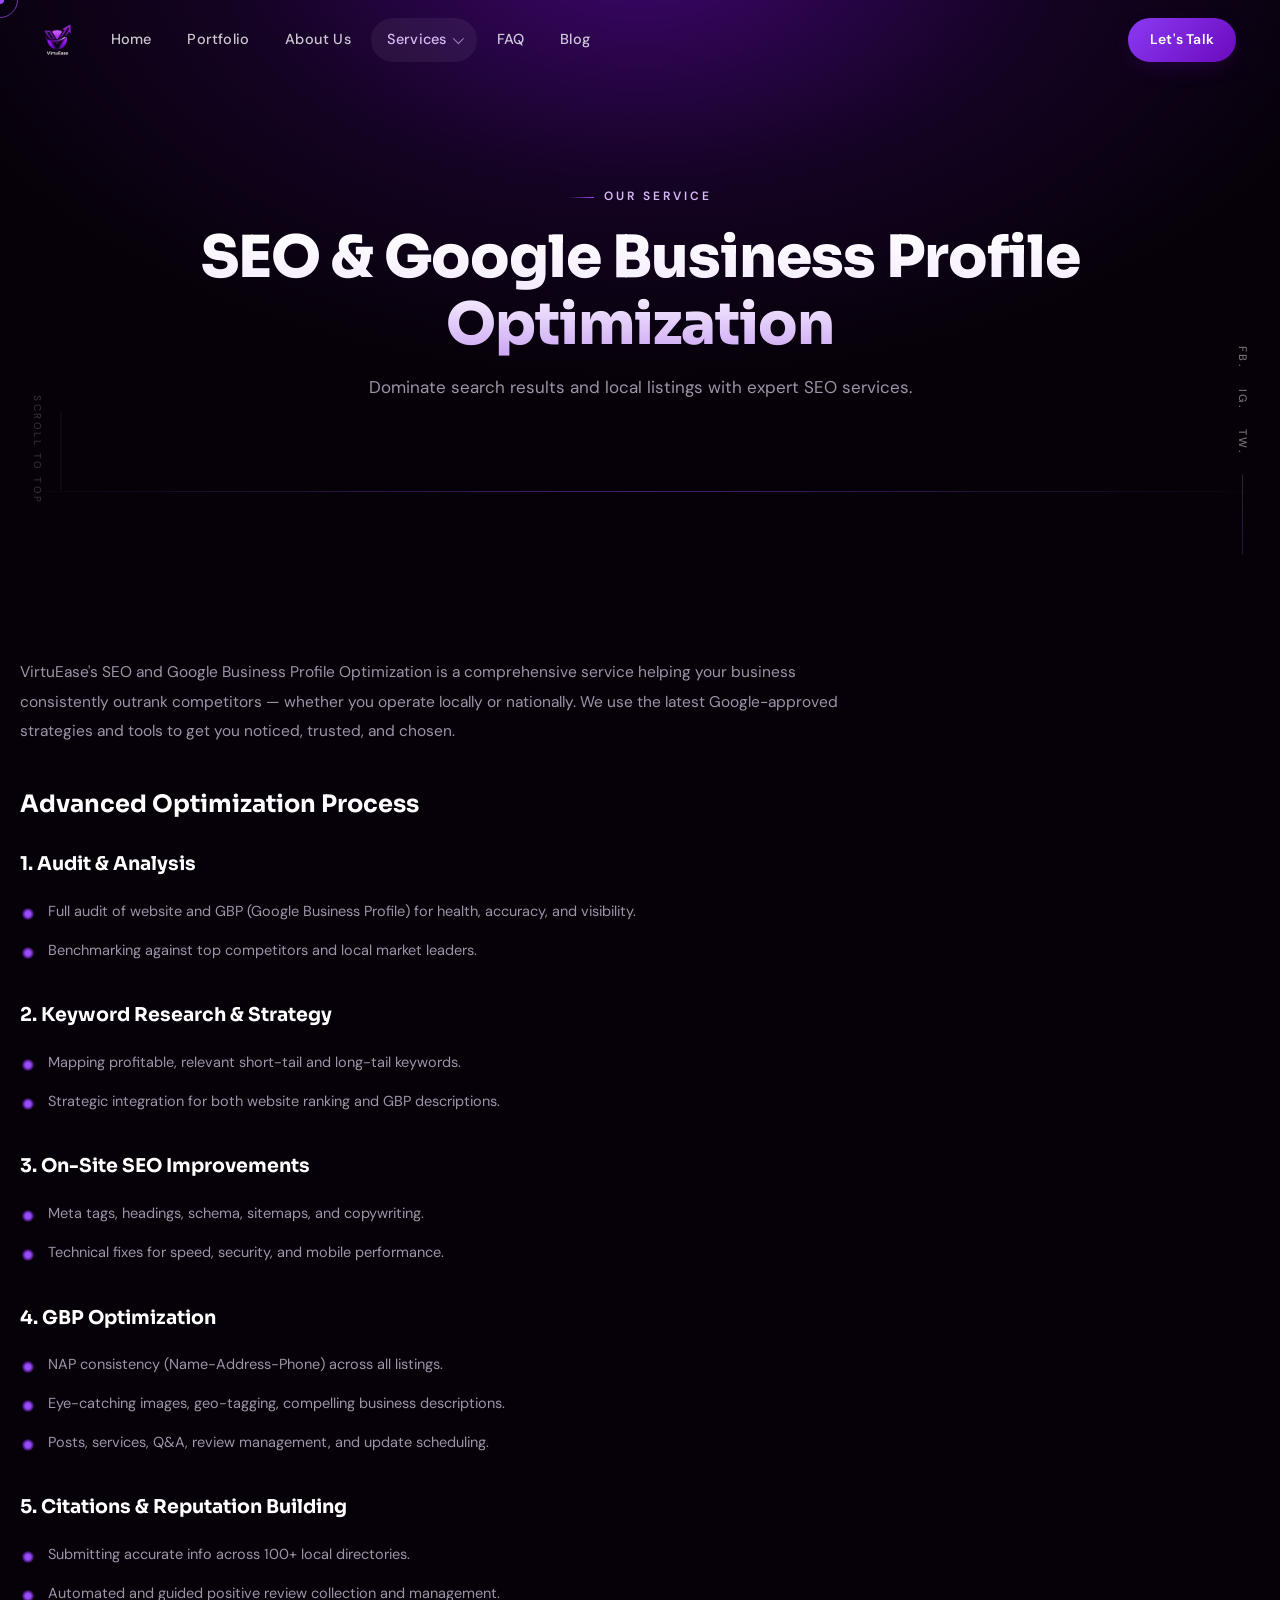
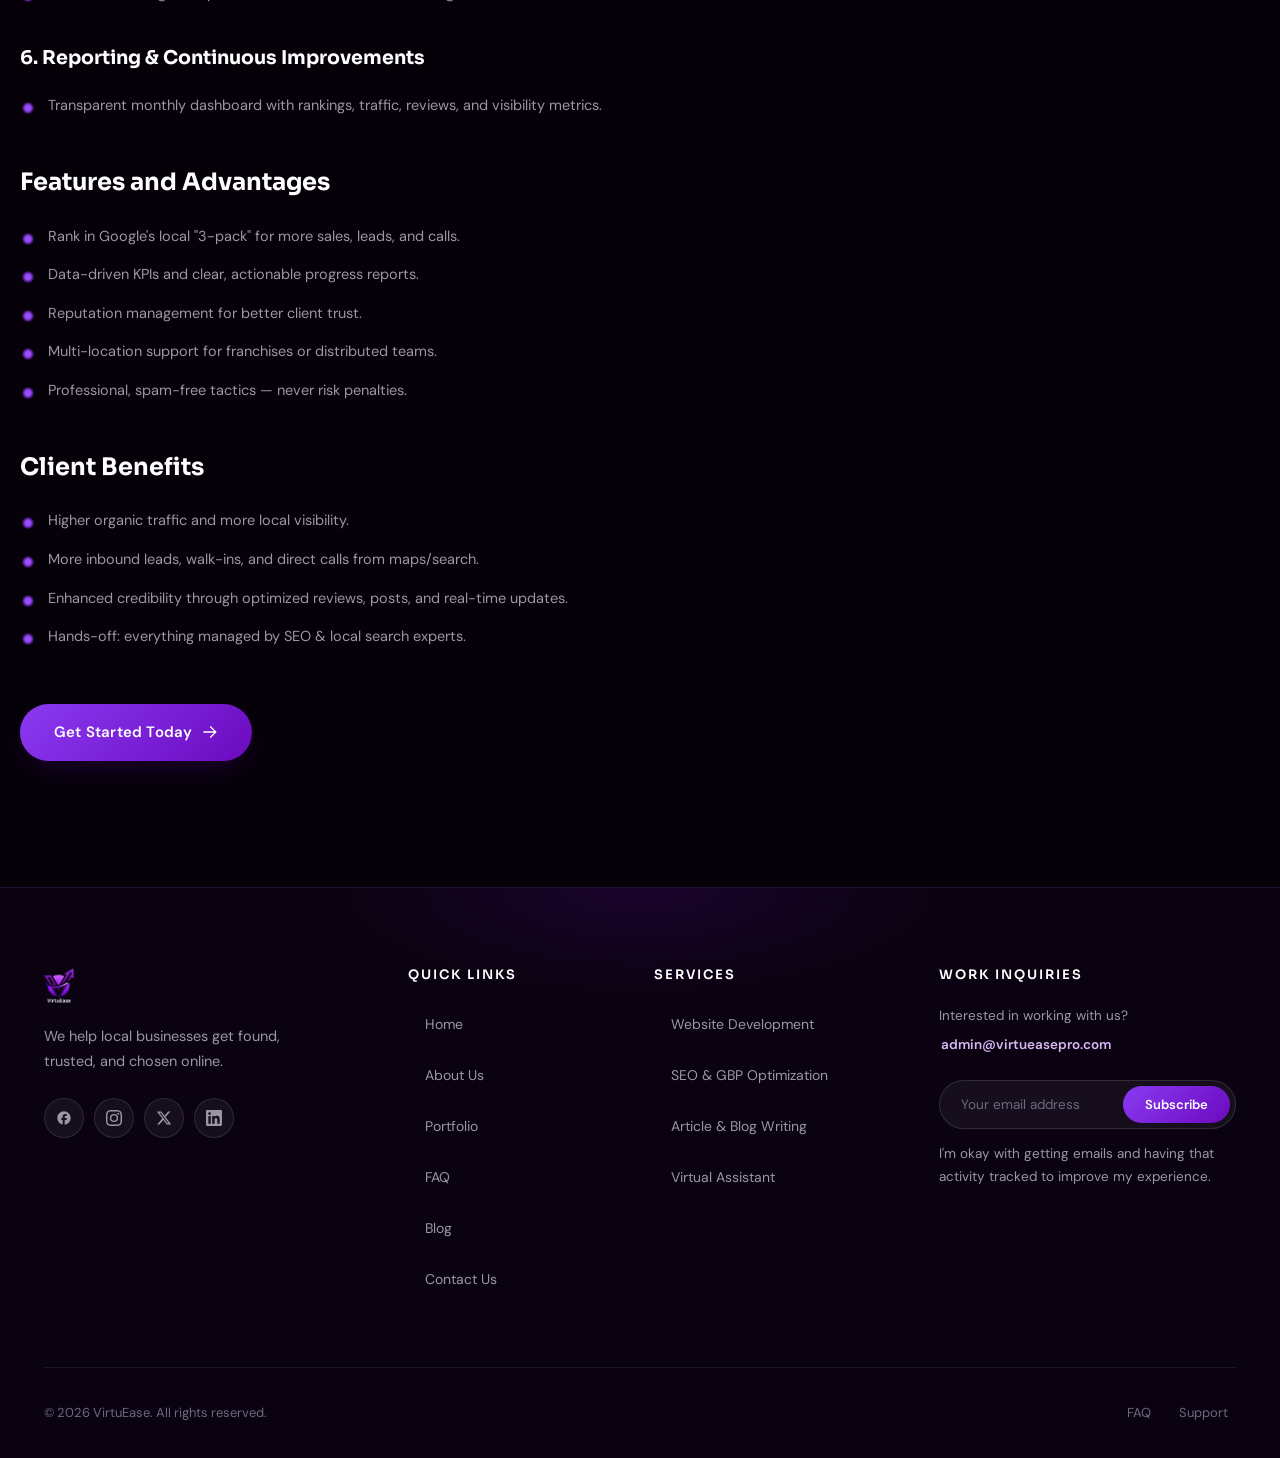
<file: seo-google-business-profile-optimization.html>
<!DOCTYPE html>
<html lang="en">
<head>
  <meta charset="UTF-8">
  <meta name="viewport" content="width=device-width, initial-scale=1.0">
  <title>SEO &amp; Google Business Profile Optimization | VirtuEase</title>
  <meta name="description" content="Rank higher on Google with VirtuEase's SEO and Google Business Profile optimization. Local SEO strategies that get you more calls, visits, and customers.">
  <link rel="icon" type="image/png" href="assets/images/favicon-32.png">
  <link rel="stylesheet" href="assets/css/style.css">
</head>
<body>

  <div class="circle-cursor circle-cursor-outer"></div>
  <div class="circle-cursor circle-cursor-inner">
    <svg width="21" height="21" viewBox="0 0 21 21" fill="none" xmlns="http://www.w3.org/2000/svg" aria-hidden="true">
      <path d="M2.06055 0H20.0605V18H17.0605V5.12155L2.12132 20.0608L0 17.9395L14.9395 3H2.06055V0Z"/>
    </svg>
  </div>

  <div class="elements-bar elements-bar-left">
    <a href="#" class="scroll-top-btn">
      <div class="scroll-progress">
        <div class="scroll-progress-bar"></div>
      </div>
      <span class="scroll-indicator">Scroll to top</span>
    </a>
  </div>

  <div class="elements-bar elements-bar-right">
    <span class="social-link">Fb.</span>
    <span class="social-link">Ig.</span>
    <span class="social-link">Tw.</span>
    <div class="line"></div>
  </div>

  <header class="site-header">
    <div class="header-container">
      <a href="/" class="logo" aria-label="VirtuEase home">
        <img src="assets/images/logo.png" alt="VirtuEase">
      </a>
      <nav class="desktop-nav" aria-label="Main navigation">
        <ul class="nav-menu">
          <li><a href="/">Home</a></li>
          <li><a href="/portfolio">Portfolio</a></li>
          <li><a href="/about">About Us</a></li>
          <li class="has-dropdown">
            <a href="#">Services</a>
            <ul class="dropdown-menu">
              <li><a href="/website-development">Website Development</a></li>
              <li><a href="/seo-google-business-profile-optimization">SEO &amp; Google Business Profile Optimization</a></li>
              <li><a href="/article-and-blog-writing">Article and Blog Writing</a></li>
              <li><a href="/virtual-assistant">Virtual Assistant</a></li>
            </ul>
          </li>
          <li><a href="/faq">FAQ</a></li>
          <li><a href="/blog">Blog</a></li>
        </ul>
      </nav>
      <div class="header-actions">
        <a href="/contact-us" class="btn-header-contact">Let's Talk</a>
        <button class="hamburger-btn" aria-label="Open menu">
          <span></span>
          <span></span>
          <span></span>
        </button>
      </div>
    </div>
  </header>

  <div class="hamburger-overlay" aria-hidden="true">
    <ul class="overlay-menu">
      <li style="--i:0"><a href="/">Home</a></li>
      <li style="--i:1"><a href="/portfolio">Portfolio</a></li>
      <li style="--i:2"><a href="/about">About Us</a></li>
      <li style="--i:3" class="has-submenu">
        <a href="#">Services</a>
        <ul class="overlay-submenu">
          <li><a href="/website-development">Website Development</a></li>
          <li><a href="/seo-google-business-profile-optimization">SEO &amp; Google Business Profile Optimization</a></li>
          <li><a href="/article-and-blog-writing">Article and Blog Writing</a></li>
          <li><a href="/virtual-assistant">Virtual Assistant</a></li>
        </ul>
      </li>
      <li style="--i:4"><a href="/faq">FAQ</a></li>
      <li style="--i:5"><a href="/blog">Blog</a></li>
      <li style="--i:6"><a href="/contact-us">Contact Us</a></li>
    </ul>
  </div>

  <main>
    <section class="page-hero">
      <div class="container">
        <span class="eyebrow reveal revealed">Our Service</span>
        <h1 class="reveal revealed">SEO &amp; Google Business Profile Optimization</h1>
        <p class="sub-hero-title">Dominate search results and local listings with expert SEO services.</p>
      </div>
    </section>

    <section class="section">
      <div class="container service-detail">
        <p class="reveal">VirtuEase's SEO and Google Business Profile Optimization is a comprehensive service helping your business consistently outrank competitors — whether you operate locally or nationally. We use the latest Google-approved strategies and tools to get you noticed, trusted, and chosen.</p>

        <h2 class="reveal">Advanced Optimization Process</h2>

        <h3>1. Audit &amp; Analysis</h3>
        <ul>
          <li>Full audit of website and GBP (Google Business Profile) for health, accuracy, and visibility.</li>
          <li>Benchmarking against top competitors and local market leaders.</li>
        </ul>

        <h3>2. Keyword Research &amp; Strategy</h3>
        <ul>
          <li>Mapping profitable, relevant short-tail and long-tail keywords.</li>
          <li>Strategic integration for both website ranking and GBP descriptions.</li>
        </ul>

        <h3>3. On-Site SEO Improvements</h3>
        <ul>
          <li>Meta tags, headings, schema, sitemaps, and copywriting.</li>
          <li>Technical fixes for speed, security, and mobile performance.</li>
        </ul>

        <h3>4. GBP Optimization</h3>
        <ul>
          <li>NAP consistency (Name-Address-Phone) across all listings.</li>
          <li>Eye-catching images, geo-tagging, compelling business descriptions.</li>
          <li>Posts, services, Q&amp;A, review management, and update scheduling.</li>
        </ul>

        <h3>5. Citations &amp; Reputation Building</h3>
        <ul>
          <li>Submitting accurate info across 100+ local directories.</li>
          <li>Automated and guided positive review collection and management.</li>
        </ul>

        <h3>6. Reporting &amp; Continuous Improvements</h3>
        <ul>
          <li>Transparent monthly dashboard with rankings, traffic, reviews, and visibility metrics.</li>
        </ul>

        <h2 class="reveal">Features and Advantages</h2>
        <ul>
          <li>Rank in Google's local "3-pack" for more sales, leads, and calls.</li>
          <li>Data-driven KPIs and clear, actionable progress reports.</li>
          <li>Reputation management for better client trust.</li>
          <li>Multi-location support for franchises or distributed teams.</li>
          <li>Professional, spam-free tactics — never risk penalties.</li>
        </ul>

        <h2 class="reveal">Client Benefits</h2>
        <ul>
          <li>Higher organic traffic and more local visibility.</li>
          <li>More inbound leads, walk-ins, and direct calls from maps/search.</li>
          <li>Enhanced credibility through optimized reviews, posts, and real-time updates.</li>
          <li>Hands-off: everything managed by SEO &amp; local search experts.</li>
        </ul>

        <a href="/contact-us" class="btn btn-primary reveal">Get Started Today
          <svg viewBox="0 0 24 24" fill="currentColor" aria-hidden="true"><path d="M13.025 3l8.97 8.97-8.97 8.98-1.415-1.415 6.56-6.556H2v-2.016h16.17l-6.56-6.556z"/></svg>
        </a>
      </div>
    </section>
  </main>

  <footer class="footer">
    <div class="container">
      <div class="footer-grid">
        <div class="footer-brand">
          <img src="assets/images/logo.png" alt="VirtuEase">
          <p>We help local businesses get found, trusted, and chosen online.</p>
          <div class="social-links">
            <a href="#" target="_blank" rel="noopener" aria-label="Facebook">
              <svg viewBox="0 0 24 24" aria-hidden="true"><path d="M22 12c0-5.52-4.48-10-10-10S2 6.48 2 12c0 4.84 3.44 8.87 8 9.8V15H8v-3h2V9.5C10 7.57 11.57 6 13.5 6H16v3h-2c-.55 0-1 .45-1 1v2h3v3h-3v6.95c5.05-.5 9-4.76 9-9.95z"/></svg>
            </a>
            <a href="#" target="_blank" rel="noopener" aria-label="Instagram">
              <svg viewBox="0 0 24 24" aria-hidden="true"><path d="M12 2.16c3.2 0 3.58.01 4.85.07 1.17.05 1.8.25 2.23.41.56.22.96.48 1.38.9.42.42.68.82.9 1.38.16.42.36 1.06.41 2.23.06 1.27.07 1.65.07 4.85s-.01 3.58-.07 4.85c-.05 1.17-.25 1.8-.41 2.23-.22.56-.48.96-.9 1.38-.42.42-.82.68-1.38.9-.42.16-1.06.36-2.23.41-1.27.06-1.65.07-4.85.07s-3.58-.01-4.85-.07c-1.17-.05-1.8-.25-2.23-.41a3.72 3.72 0 0 1-1.38-.9 3.72 3.72 0 0 1-.9-1.38c-.16-.42-.36-1.06-.41-2.23C2.17 15.58 2.16 15.2 2.16 12s.01-3.58.07-4.85c.05-1.17.25-1.8.41-2.23.22-.56.48-.96.9-1.38.42-.42.82-.68 1.38-.9.42-.16 1.06-.36 2.23-.41C8.42 2.17 8.8 2.16 12 2.16zM12 0C8.74 0 8.33.01 7.05.07 5.78.13 4.9.33 4.14.63a5.9 5.9 0 0 0-2.13 1.39A5.9 5.9 0 0 0 .63 4.14C.33 4.9.13 5.78.07 7.05.01 8.33 0 8.74 0 12s.01 3.67.07 4.95c.06 1.27.26 2.15.56 2.91.3.76.71 1.4 1.39 2.13a5.9 5.9 0 0 0 2.13 1.39c.76.3 1.64.5 2.91.56C8.33 23.99 8.74 24 12 24s3.67-.01 4.95-.07c1.27-.06 2.15-.26 2.91-.56a5.9 5.9 0 0 0 2.13-1.39 5.9 5.9 0 0 0 1.39-2.13c.3-.76.5-1.64.56-2.91.06-1.28.07-1.69.07-4.95s-.01-3.67-.07-4.95c-.06-1.27-.26-2.15-.56-2.91a5.9 5.9 0 0 0-1.39-2.13A5.9 5.9 0 0 0 19.86.63c-.76-.3-1.64-.5-2.91-.56C15.67.01 15.26 0 12 0zm0 5.84A6.16 6.16 0 1 0 18.16 12 6.16 6.16 0 0 0 12 5.84zM12 16a4 4 0 1 1 4-4 4 4 0 0 1-4 4zm7.85-10.4a1.44 1.44 0 1 1-2.88 0 1.44 1.44 0 0 1 2.88 0z"/></svg>
            </a>
            <a href="#" target="_blank" rel="noopener" aria-label="X (Twitter)">
              <svg viewBox="0 0 24 24" aria-hidden="true"><path d="M18.244 2.25h3.308l-7.227 8.26 8.502 11.24H16.17l-5.214-6.817L4.99 21.75H1.68l7.73-8.835L1.254 2.25H8.08l4.713 6.231zm-1.161 17.52h1.833L7.084 4.126H5.117z"/></svg>
            </a>
            <a href="#" target="_blank" rel="noopener" aria-label="LinkedIn">
              <svg viewBox="0 0 24 24" aria-hidden="true"><path d="M20.45 20.45h-3.55v-5.57c0-1.33-.03-3.04-1.85-3.04-1.85 0-2.13 1.45-2.13 2.94v5.67H9.35V9h3.41v1.56h.05c.48-.9 1.64-1.85 3.37-1.85 3.6 0 4.27 2.37 4.27 5.46v6.28zM5.34 7.43a2.06 2.06 0 1 1 0-4.12 2.06 2.06 0 0 1 0 4.12zM7.12 20.45H3.56V9h3.56v11.45zM22.22 0H1.77C.79 0 0 .77 0 1.73v20.54C0 23.23.79 24 1.77 24h20.45c.98 0 1.78-.77 1.78-1.73V1.73C24 .77 23.2 0 22.22 0z"/></svg>
            </a>
          </div>
        </div>
        <div>
          <h4>Quick Links</h4>
          <ul class="footer-links">
            <li><a href="/">Home</a></li>
            <li><a href="/about">About Us</a></li>
            <li><a href="/portfolio">Portfolio</a></li>
            <li><a href="/faq">FAQ</a></li>
            <li><a href="/blog">Blog</a></li>
            <li><a href="/contact-us">Contact Us</a></li>
          </ul>
        </div>
        <div>
          <h4>Services</h4>
          <ul class="footer-links">
            <li><a href="/website-development">Website Development</a></li>
            <li><a href="/seo-google-business-profile-optimization">SEO &amp; GBP Optimization</a></li>
            <li><a href="/article-and-blog-writing">Article &amp; Blog Writing</a></li>
            <li><a href="/virtual-assistant">Virtual Assistant</a></li>
          </ul>
        </div>
        <div class="footer-newsletter">
          <h4>Work Inquiries</h4>
          <p>Interested in working with us? <a href="mailto:admin@virtueasepro.com" style="color:var(--primary-light);font-weight:600">admin@virtueasepro.com</a></p>
          <form class="newsletter-form" novalidate>
            <input type="email" placeholder="Your email address" aria-label="Email address" required>
            <button type="submit">Subscribe</button>
          </form>
          <p class="newsletter-note">I'm okay with getting emails and having that activity tracked to improve my experience.</p>
        </div>
      </div>
      <div class="footer-bottom">
        <span>&copy; 2026 VirtuEase. All rights reserved.</span>
        <div class="footer-legal">
          <a href="/faq">FAQ</a>
          <a href="/contact-us">Support</a>
        </div>
      </div>
    </div>
  </footer>

  <button class="scroll-top" aria-label="Scroll to top">
    <svg viewBox="0 0 24 24" aria-hidden="true"><path d="M4 12l1.41 1.41L11 7.83V20h2V7.83l5.58 5.59L20 12l-8-8-8 8z"/></svg>
  </button>

  <script src="assets/js/main.js"></script>
</body>
</html>
</file>
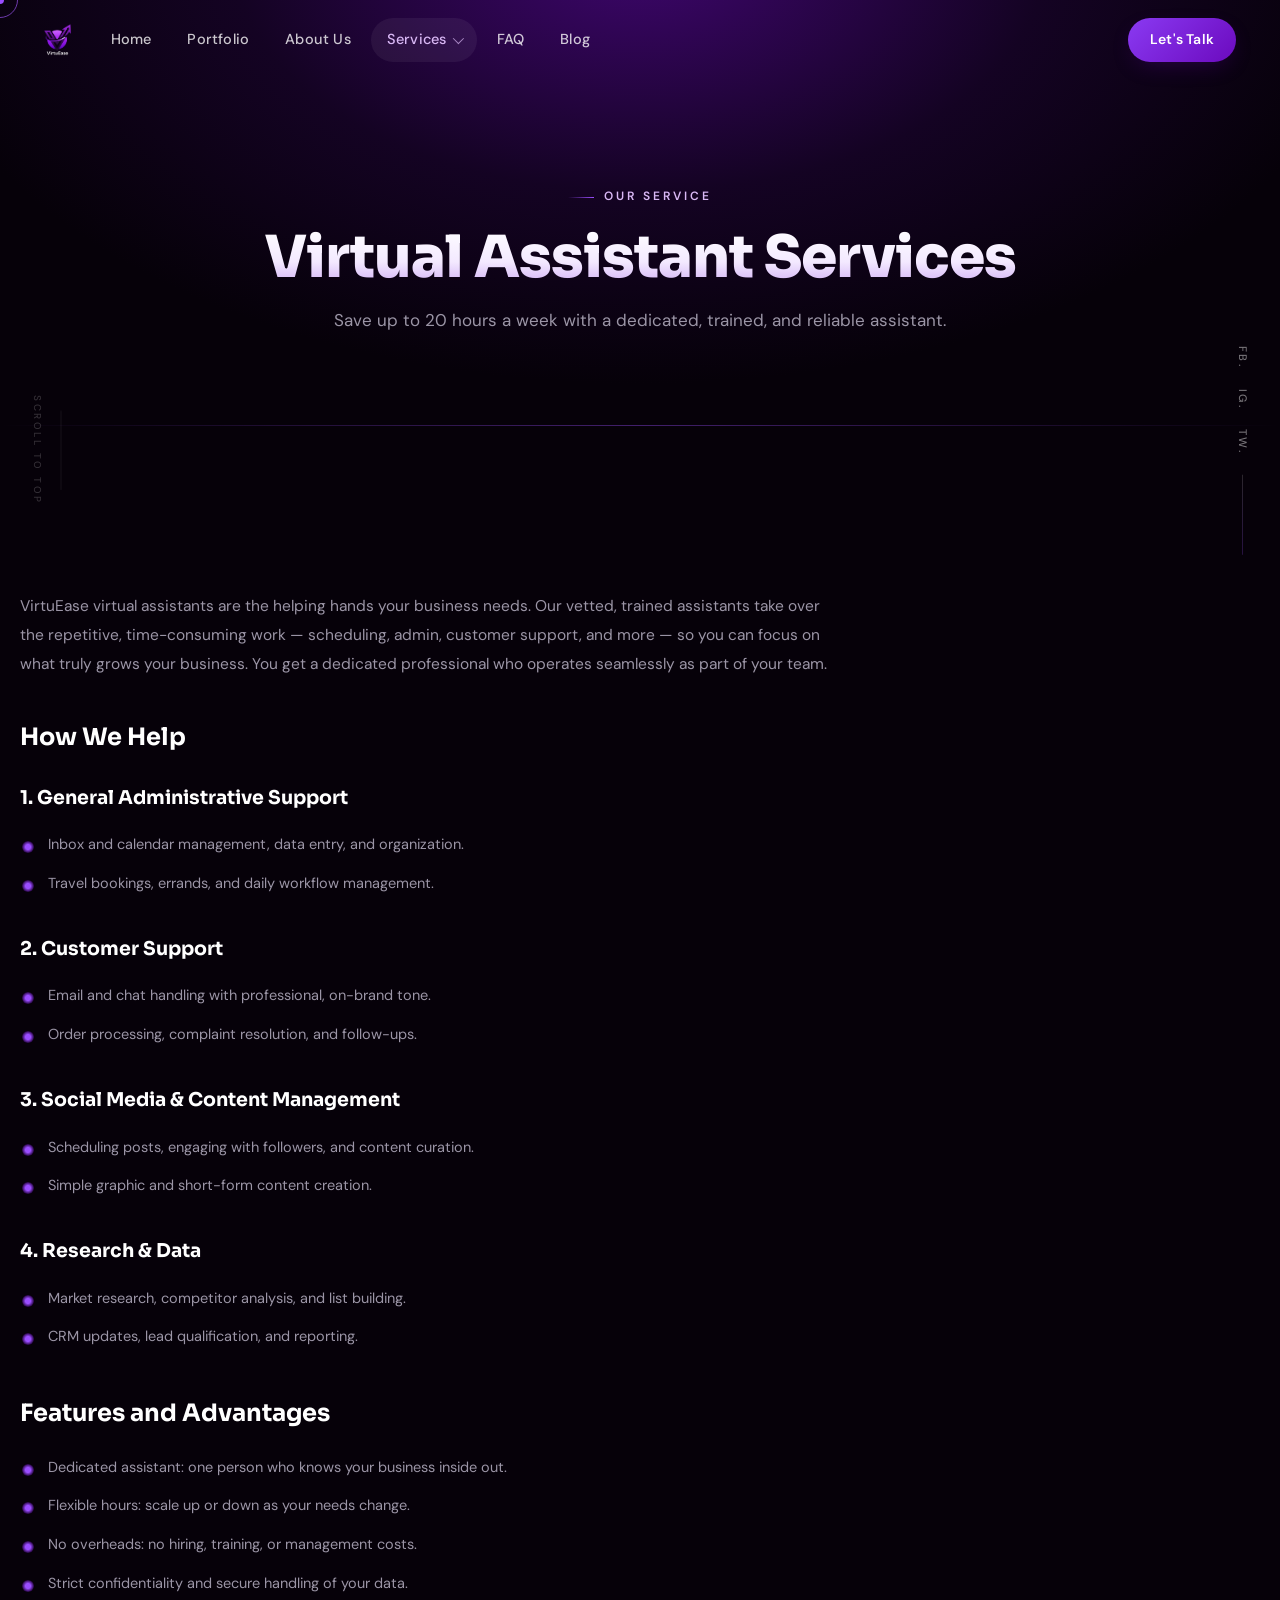
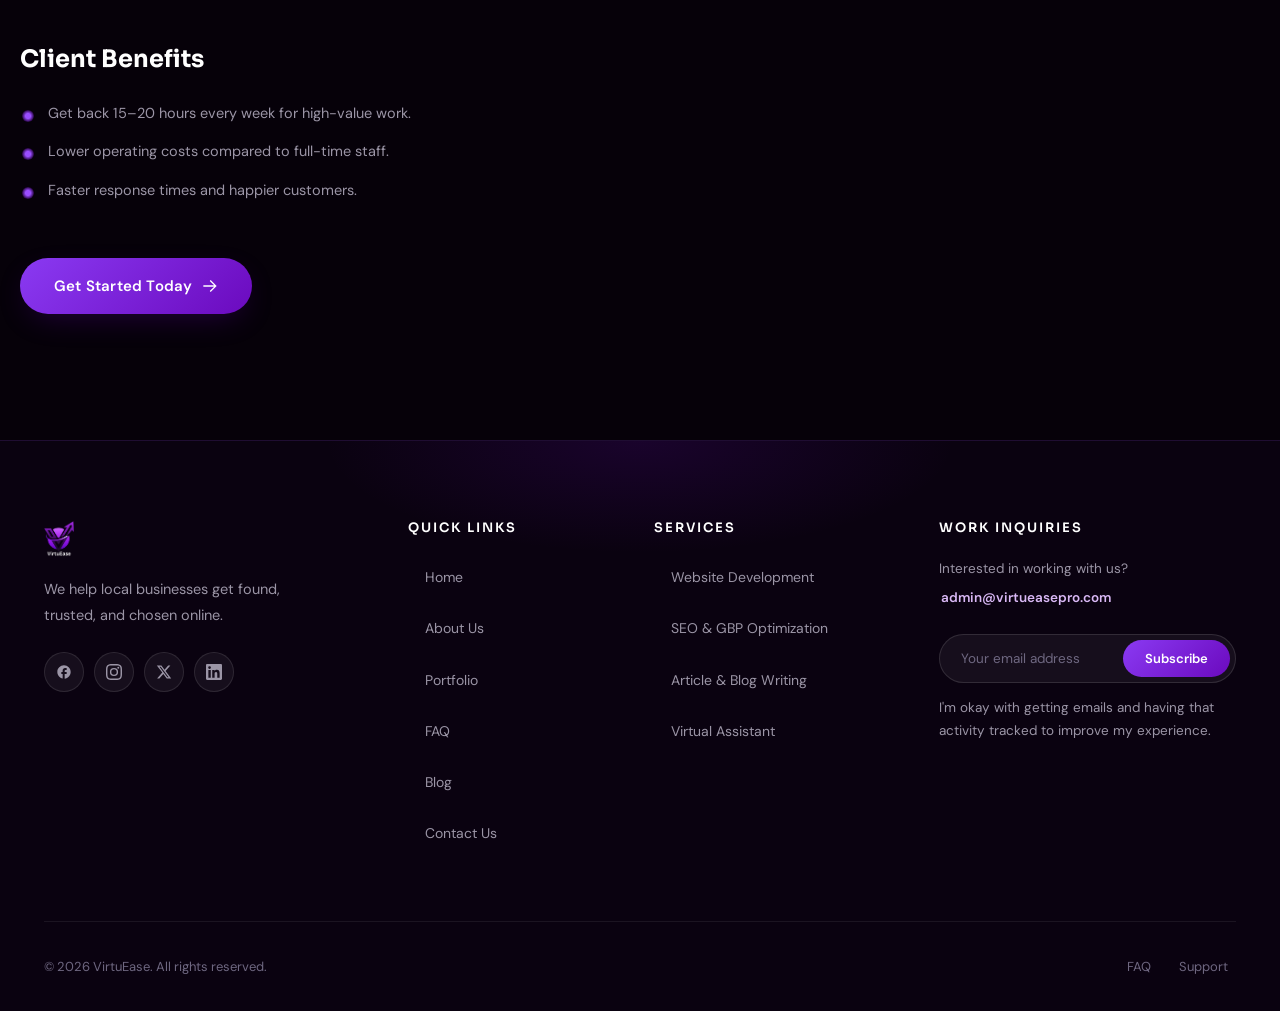
<file: virtual-assistant.html>
<!DOCTYPE html>
<html lang="en">
<head>
  <meta charset="UTF-8">
  <meta name="viewport" content="width=device-width, initial-scale=1.0">
  <title>Virtual Assistant Services | VirtuEase</title>
  <meta name="description" content="Hire a dedicated virtual assistant from VirtuEase to handle admin, customer support, scheduling, and more — so you can focus on growing your business.">
  <link rel="icon" type="image/png" href="assets/images/favicon-32.png">
  <link rel="stylesheet" href="assets/css/style.css">
</head>
<body>

  <div class="circle-cursor circle-cursor-outer"></div>
  <div class="circle-cursor circle-cursor-inner">
    <svg width="21" height="21" viewBox="0 0 21 21" fill="none" xmlns="http://www.w3.org/2000/svg" aria-hidden="true">
      <path d="M2.06055 0H20.0605V18H17.0605V5.12155L2.12132 20.0608L0 17.9395L14.9395 3H2.06055V0Z"/>
    </svg>
  </div>

  <div class="elements-bar elements-bar-left">
    <a href="#" class="scroll-top-btn">
      <div class="scroll-progress">
        <div class="scroll-progress-bar"></div>
      </div>
      <span class="scroll-indicator">Scroll to top</span>
    </a>
  </div>

  <div class="elements-bar elements-bar-right">
    <span class="social-link">Fb.</span>
    <span class="social-link">Ig.</span>
    <span class="social-link">Tw.</span>
    <div class="line"></div>
  </div>

  <header class="site-header">
    <div class="header-container">
      <a href="/" class="logo" aria-label="VirtuEase home">
        <img src="assets/images/logo.png" alt="VirtuEase">
      </a>
      <nav class="desktop-nav" aria-label="Main navigation">
        <ul class="nav-menu">
          <li><a href="/">Home</a></li>
          <li><a href="/portfolio">Portfolio</a></li>
          <li><a href="/about">About Us</a></li>
          <li class="has-dropdown">
            <a href="#">Services</a>
            <ul class="dropdown-menu">
              <li><a href="/website-development">Website Development</a></li>
              <li><a href="/seo-google-business-profile-optimization">SEO &amp; Google Business Profile Optimization</a></li>
              <li><a href="/article-and-blog-writing">Article and Blog Writing</a></li>
              <li><a href="/virtual-assistant">Virtual Assistant</a></li>
            </ul>
          </li>
          <li><a href="/faq">FAQ</a></li>
          <li><a href="/blog">Blog</a></li>
        </ul>
      </nav>
      <div class="header-actions">
        <a href="/contact-us" class="btn-header-contact">Let's Talk</a>
        <button class="hamburger-btn" aria-label="Open menu">
          <span></span>
          <span></span>
          <span></span>
        </button>
      </div>
    </div>
  </header>

  <div class="hamburger-overlay" aria-hidden="true">
    <ul class="overlay-menu">
      <li style="--i:0"><a href="/">Home</a></li>
      <li style="--i:1"><a href="/portfolio">Portfolio</a></li>
      <li style="--i:2"><a href="/about">About Us</a></li>
      <li style="--i:3" class="has-submenu">
        <a href="#">Services</a>
        <ul class="overlay-submenu">
          <li><a href="/website-development">Website Development</a></li>
          <li><a href="/seo-google-business-profile-optimization">SEO &amp; Google Business Profile Optimization</a></li>
          <li><a href="/article-and-blog-writing">Article and Blog Writing</a></li>
          <li><a href="/virtual-assistant">Virtual Assistant</a></li>
        </ul>
      </li>
      <li style="--i:4"><a href="/faq">FAQ</a></li>
      <li style="--i:5"><a href="/blog">Blog</a></li>
      <li style="--i:6"><a href="/contact-us">Contact Us</a></li>
    </ul>
  </div>

  <main>
    <section class="page-hero">
      <div class="container">
        <span class="eyebrow reveal revealed">Our Service</span>
        <h1 class="reveal revealed">Virtual Assistant Services</h1>
        <p class="sub-hero-title">Save up to 20 hours a week with a dedicated, trained, and reliable assistant.</p>
      </div>
    </section>

    <section class="section">
      <div class="container service-detail">
        <p class="reveal">VirtuEase virtual assistants are the helping hands your business needs. Our vetted, trained assistants take over the repetitive, time-consuming work — scheduling, admin, customer support, and more — so you can focus on what truly grows your business. You get a dedicated professional who operates seamlessly as part of your team.</p>

        <h2 class="reveal">How We Help</h2>

        <h3>1. General Administrative Support</h3>
        <ul>
          <li>Inbox and calendar management, data entry, and organization.</li>
          <li>Travel bookings, errands, and daily workflow management.</li>
        </ul>

        <h3>2. Customer Support</h3>
        <ul>
          <li>Email and chat handling with professional, on-brand tone.</li>
          <li>Order processing, complaint resolution, and follow-ups.</li>
        </ul>

        <h3>3. Social Media &amp; Content Management</h3>
        <ul>
          <li>Scheduling posts, engaging with followers, and content curation.</li>
          <li>Simple graphic and short-form content creation.</li>
        </ul>

        <h3>4. Research &amp; Data</h3>
        <ul>
          <li>Market research, competitor analysis, and list building.</li>
          <li>CRM updates, lead qualification, and reporting.</li>
        </ul>

        <h2 class="reveal">Features and Advantages</h2>
        <ul>
          <li>Dedicated assistant: one person who knows your business inside out.</li>
          <li>Flexible hours: scale up or down as your needs change.</li>
          <li>No overheads: no hiring, training, or management costs.</li>
          <li>Strict confidentiality and secure handling of your data.</li>
        </ul>

        <h2 class="reveal">Client Benefits</h2>
        <ul>
          <li>Get back 15–20 hours every week for high-value work.</li>
          <li>Lower operating costs compared to full-time staff.</li>
          <li>Faster response times and happier customers.</li>
        </ul>

        <a href="/contact-us" class="btn btn-primary reveal">Get Started Today
          <svg viewBox="0 0 24 24" fill="currentColor" aria-hidden="true"><path d="M13.025 3l8.97 8.97-8.97 8.98-1.415-1.415 6.56-6.556H2v-2.016h16.17l-6.56-6.556z"/></svg>
        </a>
      </div>
    </section>
  </main>

  <footer class="footer">
    <div class="container">
      <div class="footer-grid">
        <div class="footer-brand">
          <img src="assets/images/logo.png" alt="VirtuEase">
          <p>We help local businesses get found, trusted, and chosen online.</p>
          <div class="social-links">
            <a href="#" target="_blank" rel="noopener" aria-label="Facebook">
              <svg viewBox="0 0 24 24" aria-hidden="true"><path d="M22 12c0-5.52-4.48-10-10-10S2 6.48 2 12c0 4.84 3.44 8.87 8 9.8V15H8v-3h2V9.5C10 7.57 11.57 6 13.5 6H16v3h-2c-.55 0-1 .45-1 1v2h3v3h-3v6.95c5.05-.5 9-4.76 9-9.95z"/></svg>
            </a>
            <a href="#" target="_blank" rel="noopener" aria-label="Instagram">
              <svg viewBox="0 0 24 24" aria-hidden="true"><path d="M12 2.16c3.2 0 3.58.01 4.85.07 1.17.05 1.8.25 2.23.41.56.22.96.48 1.38.9.42.42.68.82.9 1.38.16.42.36 1.06.41 2.23.06 1.27.07 1.65.07 4.85s-.01 3.58-.07 4.85c-.05 1.17-.25 1.8-.41 2.23-.22.56-.48.96-.9 1.38-.42.42-.82.68-1.38.9-.42.16-1.06.36-2.23.41-1.27.06-1.65.07-4.85.07s-3.58-.01-4.85-.07c-1.17-.05-1.8-.25-2.23-.41a3.72 3.72 0 0 1-1.38-.9 3.72 3.72 0 0 1-.9-1.38c-.16-.42-.36-1.06-.41-2.23C2.17 15.58 2.16 15.2 2.16 12s.01-3.58.07-4.85c.05-1.17.25-1.8.41-2.23.22-.56.48-.96.9-1.38.42-.42.82-.68 1.38-.9.42-.16 1.06-.36 2.23-.41C8.42 2.17 8.8 2.16 12 2.16zM12 0C8.74 0 8.33.01 7.05.07 5.78.13 4.9.33 4.14.63a5.9 5.9 0 0 0-2.13 1.39A5.9 5.9 0 0 0 .63 4.14C.33 4.9.13 5.78.07 7.05.01 8.33 0 8.74 0 12s.01 3.67.07 4.95c.06 1.27.26 2.15.56 2.91.3.76.71 1.4 1.39 2.13a5.9 5.9 0 0 0 2.13 1.39c.76.3 1.64.5 2.91.56C8.33 23.99 8.74 24 12 24s3.67-.01 4.95-.07c1.27-.06 2.15-.26 2.91-.56a5.9 5.9 0 0 0 2.13-1.39 5.9 5.9 0 0 0 1.39-2.13c.3-.76.5-1.64.56-2.91.06-1.28.07-1.69.07-4.95s-.01-3.67-.07-4.95c-.06-1.27-.26-2.15-.56-2.91a5.9 5.9 0 0 0-1.39-2.13A5.9 5.9 0 0 0 19.86.63c-.76-.3-1.64-.5-2.91-.56C15.67.01 15.26 0 12 0zm0 5.84A6.16 6.16 0 1 0 18.16 12 6.16 6.16 0 0 0 12 5.84zM12 16a4 4 0 1 1 4-4 4 4 0 0 1-4 4zm7.85-10.4a1.44 1.44 0 1 1-2.88 0 1.44 1.44 0 0 1 2.88 0z"/></svg>
            </a>
            <a href="#" target="_blank" rel="noopener" aria-label="X (Twitter)">
              <svg viewBox="0 0 24 24" aria-hidden="true"><path d="M18.244 2.25h3.308l-7.227 8.26 8.502 11.24H16.17l-5.214-6.817L4.99 21.75H1.68l7.73-8.835L1.254 2.25H8.08l4.713 6.231zm-1.161 17.52h1.833L7.084 4.126H5.117z"/></svg>
            </a>
            <a href="#" target="_blank" rel="noopener" aria-label="LinkedIn">
              <svg viewBox="0 0 24 24" aria-hidden="true"><path d="M20.45 20.45h-3.55v-5.57c0-1.33-.03-3.04-1.85-3.04-1.85 0-2.13 1.45-2.13 2.94v5.67H9.35V9h3.41v1.56h.05c.48-.9 1.64-1.85 3.37-1.85 3.6 0 4.27 2.37 4.27 5.46v6.28zM5.34 7.43a2.06 2.06 0 1 1 0-4.12 2.06 2.06 0 0 1 0 4.12zM7.12 20.45H3.56V9h3.56v11.45zM22.22 0H1.77C.79 0 0 .77 0 1.73v20.54C0 23.23.79 24 1.77 24h20.45c.98 0 1.78-.77 1.78-1.73V1.73C24 .77 23.2 0 22.22 0z"/></svg>
            </a>
          </div>
        </div>
        <div>
          <h4>Quick Links</h4>
          <ul class="footer-links">
            <li><a href="/">Home</a></li>
            <li><a href="/about">About Us</a></li>
            <li><a href="/portfolio">Portfolio</a></li>
            <li><a href="/faq">FAQ</a></li>
            <li><a href="/blog">Blog</a></li>
            <li><a href="/contact-us">Contact Us</a></li>
          </ul>
        </div>
        <div>
          <h4>Services</h4>
          <ul class="footer-links">
            <li><a href="/website-development">Website Development</a></li>
            <li><a href="/seo-google-business-profile-optimization">SEO &amp; GBP Optimization</a></li>
            <li><a href="/article-and-blog-writing">Article &amp; Blog Writing</a></li>
            <li><a href="/virtual-assistant">Virtual Assistant</a></li>
          </ul>
        </div>
        <div class="footer-newsletter">
          <h4>Work Inquiries</h4>
          <p>Interested in working with us? <a href="mailto:admin@virtueasepro.com" style="color:var(--primary-light);font-weight:600">admin@virtueasepro.com</a></p>
          <form class="newsletter-form" novalidate>
            <input type="email" placeholder="Your email address" aria-label="Email address" required>
            <button type="submit">Subscribe</button>
          </form>
          <p class="newsletter-note">I'm okay with getting emails and having that activity tracked to improve my experience.</p>
        </div>
      </div>
      <div class="footer-bottom">
        <span>&copy; 2026 VirtuEase. All rights reserved.</span>
        <div class="footer-legal">
          <a href="/faq">FAQ</a>
          <a href="/contact-us">Support</a>
        </div>
      </div>
    </div>
  </footer>

  <button class="scroll-top" aria-label="Scroll to top">
    <svg viewBox="0 0 24 24" aria-hidden="true"><path d="M4 12l1.41 1.41L11 7.83V20h2V7.83l5.58 5.59L20 12l-8-8-8 8z"/></svg>
  </button>

  <script src="assets/js/main.js"></script>
</body>
</html>
</file>
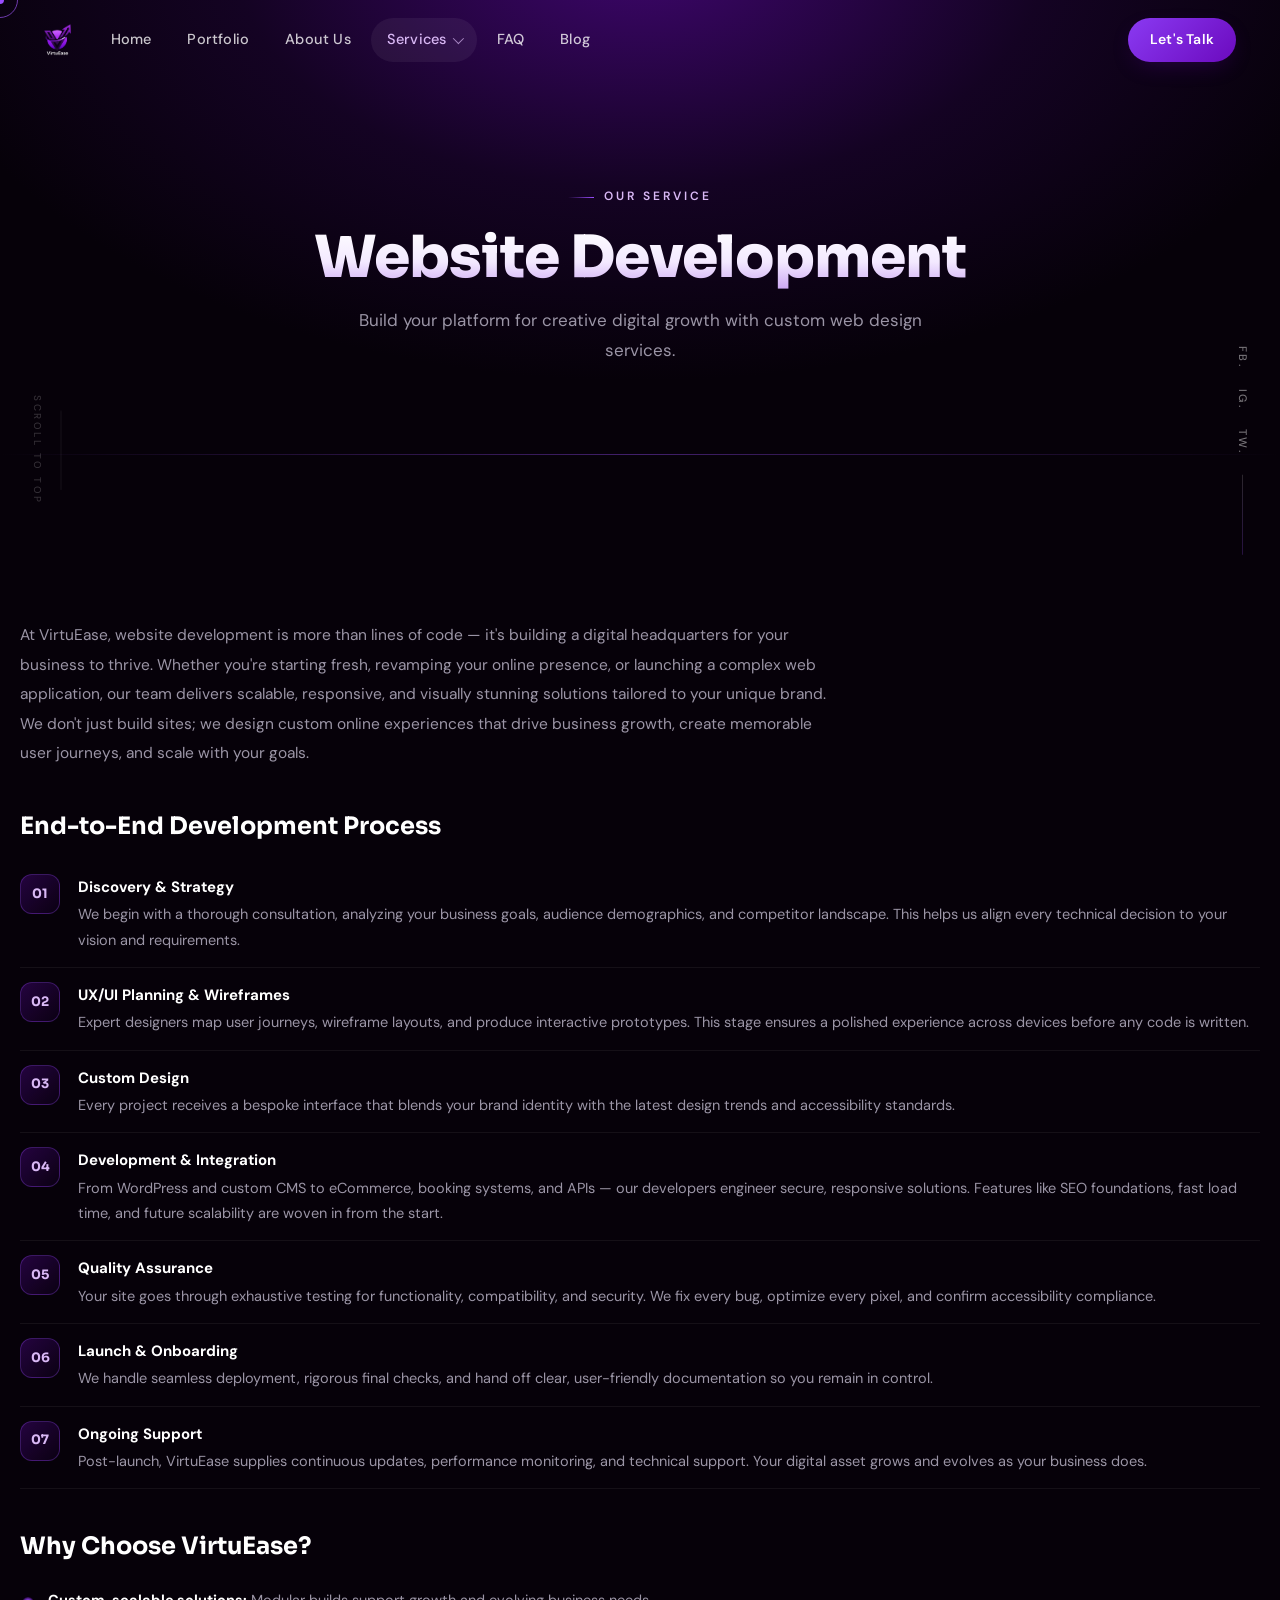
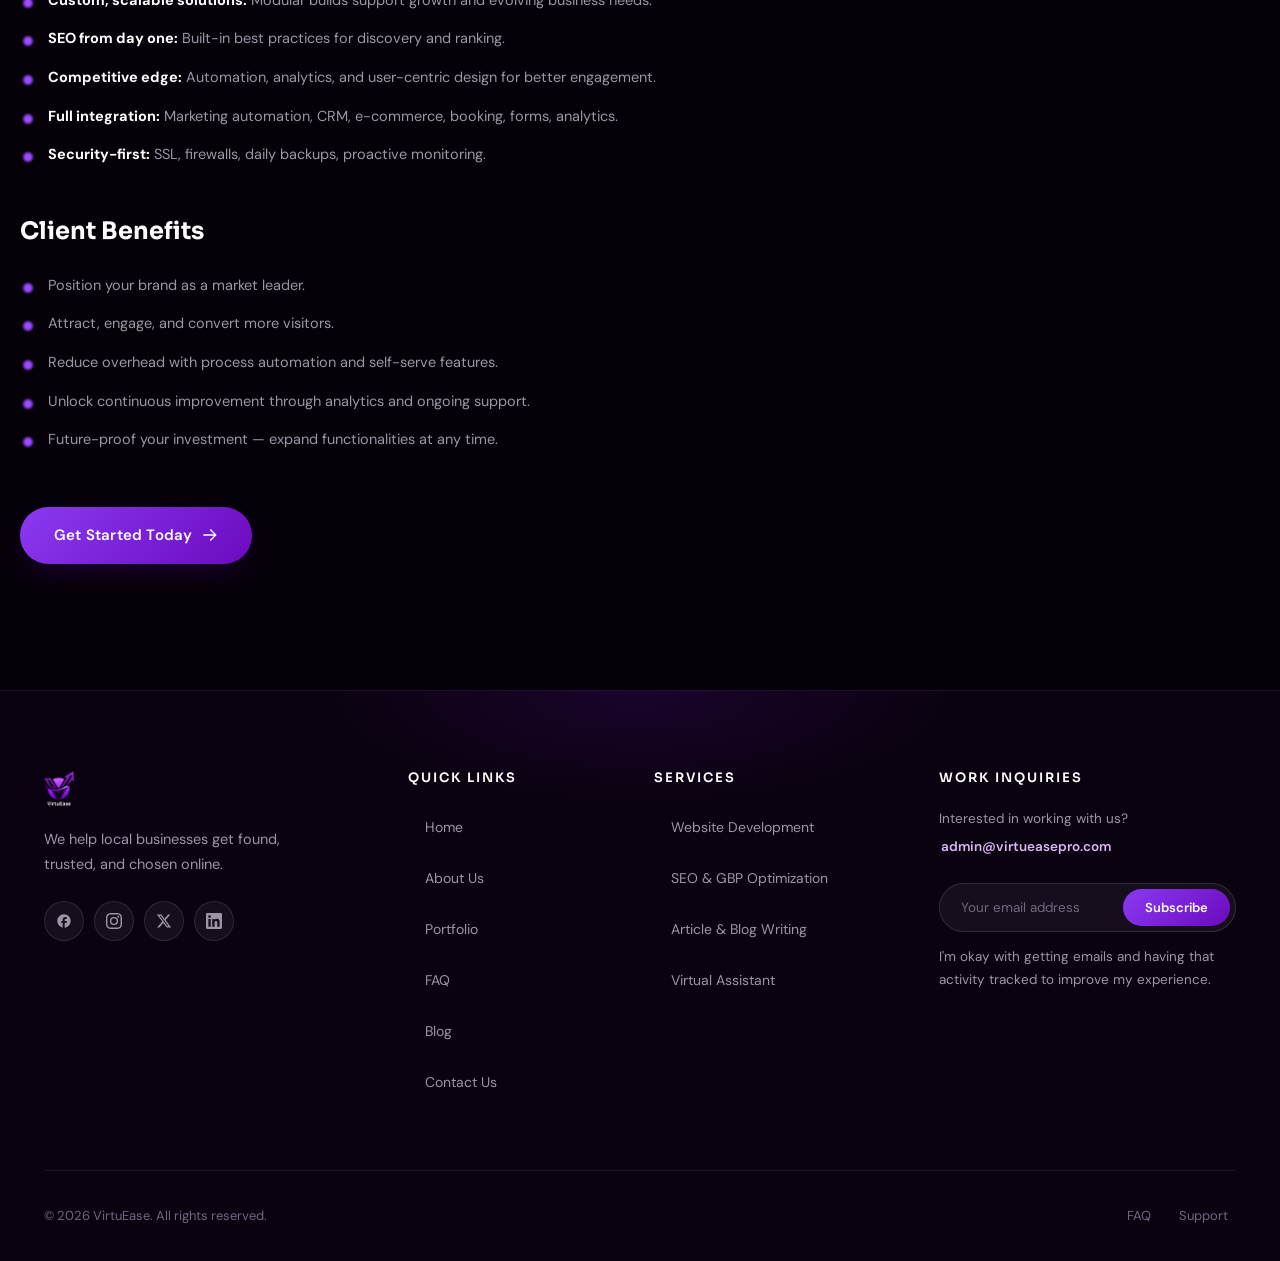
<file: website-development.html>
<!DOCTYPE html>
<html lang="en">
<head>
  <meta charset="UTF-8">
  <meta name="viewport" content="width=device-width, initial-scale=1.0">
  <title>Website Design &amp; Development Services | VirtuEase</title>
  <meta name="description" content="Custom, responsive, high-converting websites from VirtuEase. Design, development, SEO foundations, and ongoing support for growing businesses.">
  <link rel="icon" type="image/png" href="assets/images/favicon-32.png">
  <link rel="stylesheet" href="assets/css/style.css">
</head>
<body>

  <div class="circle-cursor circle-cursor-outer"></div>
  <div class="circle-cursor circle-cursor-inner">
    <svg width="21" height="21" viewBox="0 0 21 21" fill="none" xmlns="http://www.w3.org/2000/svg" aria-hidden="true">
      <path d="M2.06055 0H20.0605V18H17.0605V5.12155L2.12132 20.0608L0 17.9395L14.9395 3H2.06055V0Z"/>
    </svg>
  </div>

  <div class="elements-bar elements-bar-left">
    <a href="#" class="scroll-top-btn">
      <div class="scroll-progress">
        <div class="scroll-progress-bar"></div>
      </div>
      <span class="scroll-indicator">Scroll to top</span>
    </a>
  </div>

  <div class="elements-bar elements-bar-right">
    <span class="social-link">Fb.</span>
    <span class="social-link">Ig.</span>
    <span class="social-link">Tw.</span>
    <div class="line"></div>
  </div>

  <header class="site-header">
    <div class="header-container">
      <a href="/" class="logo" aria-label="VirtuEase home">
        <img src="assets/images/logo.png" alt="VirtuEase">
      </a>
      <nav class="desktop-nav" aria-label="Main navigation">
        <ul class="nav-menu">
          <li><a href="/">Home</a></li>
          <li><a href="/portfolio">Portfolio</a></li>
          <li><a href="/about">About Us</a></li>
          <li class="has-dropdown">
            <a href="#">Services</a>
            <ul class="dropdown-menu">
              <li><a href="/website-development">Website Development</a></li>
              <li><a href="/seo-google-business-profile-optimization">SEO &amp; Google Business Profile Optimization</a></li>
              <li><a href="/article-and-blog-writing">Article and Blog Writing</a></li>
              <li><a href="/virtual-assistant">Virtual Assistant</a></li>
            </ul>
          </li>
          <li><a href="/faq">FAQ</a></li>
          <li><a href="/blog">Blog</a></li>
        </ul>
      </nav>
      <div class="header-actions">
        <a href="/contact-us" class="btn-header-contact">Let's Talk</a>
        <button class="hamburger-btn" aria-label="Open menu">
          <span></span>
          <span></span>
          <span></span>
        </button>
      </div>
    </div>
  </header>

  <div class="hamburger-overlay" aria-hidden="true">
    <ul class="overlay-menu">
      <li style="--i:0"><a href="/">Home</a></li>
      <li style="--i:1"><a href="/portfolio">Portfolio</a></li>
      <li style="--i:2"><a href="/about">About Us</a></li>
      <li style="--i:3" class="has-submenu">
        <a href="#">Services</a>
        <ul class="overlay-submenu">
          <li><a href="/website-development">Website Development</a></li>
          <li><a href="/seo-google-business-profile-optimization">SEO &amp; Google Business Profile Optimization</a></li>
          <li><a href="/article-and-blog-writing">Article and Blog Writing</a></li>
          <li><a href="/virtual-assistant">Virtual Assistant</a></li>
        </ul>
      </li>
      <li style="--i:4"><a href="/faq">FAQ</a></li>
      <li style="--i:5"><a href="/blog">Blog</a></li>
      <li style="--i:6"><a href="/contact-us">Contact Us</a></li>
    </ul>
  </div>

  <main>
    <section class="page-hero">
      <div class="container">
        <span class="eyebrow reveal revealed">Our Service</span>
        <h1 class="reveal revealed">Website Development</h1>
        <p class="sub-hero-title">Build your platform for creative digital growth with custom web design services.</p>
      </div>
    </section>

    <section class="section">
      <div class="container service-detail">
        <p class="reveal">At VirtuEase, website development is more than lines of code — it's building a digital headquarters for your business to thrive. Whether you're starting fresh, revamping your online presence, or launching a complex web application, our team delivers scalable, responsive, and visually stunning solutions tailored to your unique brand. We don't just build sites; we design custom online experiences that drive business growth, create memorable user journeys, and scale with your goals.</p>

        <h2 class="reveal">End-to-End Development Process</h2>
        <ol>
          <li><strong>Discovery &amp; Strategy</strong>We begin with a thorough consultation, analyzing your business goals, audience demographics, and competitor landscape. This helps us align every technical decision to your vision and requirements.</li>
          <li><strong>UX/UI Planning &amp; Wireframes</strong>Expert designers map user journeys, wireframe layouts, and produce interactive prototypes. This stage ensures a polished experience across devices before any code is written.</li>
          <li><strong>Custom Design</strong>Every project receives a bespoke interface that blends your brand identity with the latest design trends and accessibility standards.</li>
          <li><strong>Development &amp; Integration</strong>From WordPress and custom CMS to eCommerce, booking systems, and APIs — our developers engineer secure, responsive solutions. Features like SEO foundations, fast load time, and future scalability are woven in from the start.</li>
          <li><strong>Quality Assurance</strong>Your site goes through exhaustive testing for functionality, compatibility, and security. We fix every bug, optimize every pixel, and confirm accessibility compliance.</li>
          <li><strong>Launch &amp; Onboarding</strong>We handle seamless deployment, rigorous final checks, and hand off clear, user-friendly documentation so you remain in control.</li>
          <li><strong>Ongoing Support</strong>Post-launch, VirtuEase supplies continuous updates, performance monitoring, and technical support. Your digital asset grows and evolves as your business does.</li>
        </ol>

        <h2 class="reveal">Why Choose VirtuEase?</h2>
        <ul>
          <li><strong>Custom, scalable solutions:</strong> Modular builds support growth and evolving business needs.</li>
          <li><strong>SEO from day one:</strong> Built-in best practices for discovery and ranking.</li>
          <li><strong>Competitive edge:</strong> Automation, analytics, and user-centric design for better engagement.</li>
          <li><strong>Full integration:</strong> Marketing automation, CRM, e-commerce, booking, forms, analytics.</li>
          <li><strong>Security-first:</strong> SSL, firewalls, daily backups, proactive monitoring.</li>
        </ul>

        <h2 class="reveal">Client Benefits</h2>
        <ul>
          <li>Position your brand as a market leader.</li>
          <li>Attract, engage, and convert more visitors.</li>
          <li>Reduce overhead with process automation and self-serve features.</li>
          <li>Unlock continuous improvement through analytics and ongoing support.</li>
          <li>Future-proof your investment — expand functionalities at any time.</li>
        </ul>

        <a href="/contact-us" class="btn btn-primary reveal">Get Started Today
          <svg viewBox="0 0 24 24" fill="currentColor" aria-hidden="true"><path d="M13.025 3l8.97 8.97-8.97 8.98-1.415-1.415 6.56-6.556H2v-2.016h16.17l-6.56-6.556z"/></svg>
        </a>
      </div>
    </section>
  </main>

  <footer class="footer">
    <div class="container">
      <div class="footer-grid">
        <div class="footer-brand">
          <img src="assets/images/logo.png" alt="VirtuEase">
          <p>We help local businesses get found, trusted, and chosen online.</p>
          <div class="social-links">
            <a href="#" target="_blank" rel="noopener" aria-label="Facebook">
              <svg viewBox="0 0 24 24" aria-hidden="true"><path d="M22 12c0-5.52-4.48-10-10-10S2 6.48 2 12c0 4.84 3.44 8.87 8 9.8V15H8v-3h2V9.5C10 7.57 11.57 6 13.5 6H16v3h-2c-.55 0-1 .45-1 1v2h3v3h-3v6.95c5.05-.5 9-4.76 9-9.95z"/></svg>
            </a>
            <a href="#" target="_blank" rel="noopener" aria-label="Instagram">
              <svg viewBox="0 0 24 24" aria-hidden="true"><path d="M12 2.16c3.2 0 3.58.01 4.85.07 1.17.05 1.8.25 2.23.41.56.22.96.48 1.38.9.42.42.68.82.9 1.38.16.42.36 1.06.41 2.23.06 1.27.07 1.65.07 4.85s-.01 3.58-.07 4.85c-.05 1.17-.25 1.8-.41 2.23-.22.56-.48.96-.9 1.38-.42.42-.82.68-1.38.9-.42.16-1.06.36-2.23.41-1.27.06-1.65.07-4.85.07s-3.58-.01-4.85-.07c-1.17-.05-1.8-.25-2.23-.41a3.72 3.72 0 0 1-1.38-.9 3.72 3.72 0 0 1-.9-1.38c-.16-.42-.36-1.06-.41-2.23C2.17 15.58 2.16 15.2 2.16 12s.01-3.58.07-4.85c.05-1.17.25-1.8.41-2.23.22-.56.48-.96.9-1.38.42-.42.82-.68 1.38-.9.42-.16 1.06-.36 2.23-.41C8.42 2.17 8.8 2.16 12 2.16zM12 0C8.74 0 8.33.01 7.05.07 5.78.13 4.9.33 4.14.63a5.9 5.9 0 0 0-2.13 1.39A5.9 5.9 0 0 0 .63 4.14C.33 4.9.13 5.78.07 7.05.01 8.33 0 8.74 0 12s.01 3.67.07 4.95c.06 1.27.26 2.15.56 2.91.3.76.71 1.4 1.39 2.13a5.9 5.9 0 0 0 2.13 1.39c.76.3 1.64.5 2.91.56C8.33 23.99 8.74 24 12 24s3.67-.01 4.95-.07c1.27-.06 2.15-.26 2.91-.56a5.9 5.9 0 0 0 2.13-1.39 5.9 5.9 0 0 0 1.39-2.13c.3-.76.5-1.64.56-2.91.06-1.28.07-1.69.07-4.95s-.01-3.67-.07-4.95c-.06-1.27-.26-2.15-.56-2.91a5.9 5.9 0 0 0-1.39-2.13A5.9 5.9 0 0 0 19.86.63c-.76-.3-1.64-.5-2.91-.56C15.67.01 15.26 0 12 0zm0 5.84A6.16 6.16 0 1 0 18.16 12 6.16 6.16 0 0 0 12 5.84zM12 16a4 4 0 1 1 4-4 4 4 0 0 1-4 4zm7.85-10.4a1.44 1.44 0 1 1-2.88 0 1.44 1.44 0 0 1 2.88 0z"/></svg>
            </a>
            <a href="#" target="_blank" rel="noopener" aria-label="X (Twitter)">
              <svg viewBox="0 0 24 24" aria-hidden="true"><path d="M18.244 2.25h3.308l-7.227 8.26 8.502 11.24H16.17l-5.214-6.817L4.99 21.75H1.68l7.73-8.835L1.254 2.25H8.08l4.713 6.231zm-1.161 17.52h1.833L7.084 4.126H5.117z"/></svg>
            </a>
            <a href="#" target="_blank" rel="noopener" aria-label="LinkedIn">
              <svg viewBox="0 0 24 24" aria-hidden="true"><path d="M20.45 20.45h-3.55v-5.57c0-1.33-.03-3.04-1.85-3.04-1.85 0-2.13 1.45-2.13 2.94v5.67H9.35V9h3.41v1.56h.05c.48-.9 1.64-1.85 3.37-1.85 3.6 0 4.27 2.37 4.27 5.46v6.28zM5.34 7.43a2.06 2.06 0 1 1 0-4.12 2.06 2.06 0 0 1 0 4.12zM7.12 20.45H3.56V9h3.56v11.45zM22.22 0H1.77C.79 0 0 .77 0 1.73v20.54C0 23.23.79 24 1.77 24h20.45c.98 0 1.78-.77 1.78-1.73V1.73C24 .77 23.2 0 22.22 0z"/></svg>
            </a>
          </div>
        </div>
        <div>
          <h4>Quick Links</h4>
          <ul class="footer-links">
            <li><a href="/">Home</a></li>
            <li><a href="/about">About Us</a></li>
            <li><a href="/portfolio">Portfolio</a></li>
            <li><a href="/faq">FAQ</a></li>
            <li><a href="/blog">Blog</a></li>
            <li><a href="/contact-us">Contact Us</a></li>
          </ul>
        </div>
        <div>
          <h4>Services</h4>
          <ul class="footer-links">
            <li><a href="/website-development">Website Development</a></li>
            <li><a href="/seo-google-business-profile-optimization">SEO &amp; GBP Optimization</a></li>
            <li><a href="/article-and-blog-writing">Article &amp; Blog Writing</a></li>
            <li><a href="/virtual-assistant">Virtual Assistant</a></li>
          </ul>
        </div>
        <div class="footer-newsletter">
          <h4>Work Inquiries</h4>
          <p>Interested in working with us? <a href="mailto:admin@virtueasepro.com" style="color:var(--primary-light);font-weight:600">admin@virtueasepro.com</a></p>
          <form class="newsletter-form" novalidate>
            <input type="email" placeholder="Your email address" aria-label="Email address" required>
            <button type="submit">Subscribe</button>
          </form>
          <p class="newsletter-note">I'm okay with getting emails and having that activity tracked to improve my experience.</p>
        </div>
      </div>
      <div class="footer-bottom">
        <span>&copy; 2026 VirtuEase. All rights reserved.</span>
        <div class="footer-legal">
          <a href="/faq">FAQ</a>
          <a href="/contact-us">Support</a>
        </div>
      </div>
    </div>
  </footer>

  <button class="scroll-top" aria-label="Scroll to top">
    <svg viewBox="0 0 24 24" aria-hidden="true"><path d="M4 12l1.41 1.41L11 7.83V20h2V7.83l5.58 5.59L20 12l-8-8-8 8z"/></svg>
  </button>

  <script src="assets/js/main.js"></script>
</body>
</html>
</file>
<file: assets/css/style.css>
@import url('https://fonts.googleapis.com/css2?family=DM+Sans:ital,opsz,wght@0,9..40,100..1000;1,9..40,100..1000&family=Instrument+Serif:ital@0;1&family=Sora:wght@400;600;700;800&display=swap');

:root {
  --primary: #6B0ABE;
  --primary-bright: #9A4DFF;
  --primary-dark: #390D61;
  --primary-light: #D9B8F5;
  --primary-glow: rgba(107, 10, 190, 0.32);
  --primary-glow-soft: rgba(107, 10, 190, 0.13);

  --bg: #060109;
  --bg-elevated: #0B0214;
  --text: #FFFFFF;
  --text-muted: #9B95A6;
  --text-dim: #6E6780;

  --card-bg: linear-gradient(160deg, rgba(255,255,255,0.055) 0%, rgba(255,255,255,0.015) 100%);
  --card-border: rgba(255,255,255,0.09);
  --card-border-hover: rgba(164, 90, 255, 0.55);

  --section-bg: linear-gradient(180deg, #0A0212 0%, #060109 100%);
  --hero-bg: radial-gradient(1200px 800px at 50% -10%, rgba(107,10,190,.55) 0%, rgba(50,7,90,.32) 45%, #060109 82%);
  --cta-bg: radial-gradient(900px 500px at 50% 0%, rgba(122,20,214,.6) 0%, rgba(74,8,127,.45) 50%, #1D0333 100%);

  --heading-gradient: linear-gradient(180deg, #FFFFFF 0%, #F3E9FF 55%, #C9A2F2 100%);
  --btn-gradient: linear-gradient(135deg, #8A3AF2 0%, #6B0ABE 100%);

  --container: 1240px;
  --font: 'DM Sans', sans-serif;
  --font-heading: 'Sora', 'DM Sans', sans-serif;
  --radius: 20px;
  --radius-sm: 14px;

  --ease: cubic-bezier(0.22, 1, 0.36, 1);
}

/* ===== RESET & BASE ===== */
*, *::before, *::after {
  margin: 0;
  padding: 0;
  box-sizing: border-box;
}

html {
  scroll-behavior: smooth;
  -webkit-text-size-adjust: 100%;
}

body {
  font-family: var(--font);
  background: var(--bg);
  color: var(--text);
  line-height: 1.65;
  overflow-x: hidden;
  -webkit-font-smoothing: antialiased;
  text-rendering: optimizeLegibility;
}

body.no-scroll {
  overflow: hidden;
}

body.menu-open .hamburger-btn {
  opacity: 0;
  pointer-events: none;
}

a {
  text-decoration: none;
  color: inherit;
  transition: color .3s var(--ease);
}

img {
  max-width: 100%;
  height: auto;
  display: block;
}

ul, ol {
  list-style: none;
}

h1, h2, h3, h4, h5, h6 {
  font-family: var(--font-heading);
  line-height: 1.15;
  font-weight: 700;
}

button, input, select, textarea {
  font-family: var(--font);
}

::selection {
  background: var(--primary);
  color: #fff;
}

::-webkit-scrollbar {
  width: 10px;
}
::-webkit-scrollbar-track {
  background: var(--bg);
}
::-webkit-scrollbar-thumb {
  background: linear-gradient(180deg, var(--primary-bright), var(--primary));
  border-radius: 8px;
  border: 2px solid var(--bg);
}

.container {
  max-width: var(--container);
  margin: 0 auto;
  padding: 0 24px;
}

.visually-hidden {
  position: absolute;
  width: 1px;
  height: 1px;
  overflow: hidden;
  clip: rect(0 0 0 0);
  white-space: nowrap;
}

/* ===== CUSTOM CURSOR ===== */
@media (hover: hover) and (pointer: fine) {
  body.custom-cursor,
  body.custom-cursor * {
    cursor: none !important;
  }

  .circle-cursor {
    position: fixed;
    left: 0;
    top: 0;
    pointer-events: none;
    border-radius: 50%;
    z-index: 10000000;
    transform: translate3d(0, 0, 0);
    visibility: hidden;
    opacity: 0;
    transition: width .25s ease-out, height .25s ease-out, margin .25s ease-out,
                background-color .25s ease-out, border-color .25s ease-out, opacity .25s ease-out;
  }

  .circle-cursor-inner {
    width: 8px;
    height: 8px;
    margin-left: -4px;
    margin-top: -4px;
    z-index: 10000001;
    background-color: var(--primary-bright);
    display: flex;
    align-items: center;
    justify-content: center;
  }

  .circle-cursor-outer {
    width: 36px;
    height: 36px;
    margin-left: -18px;
    margin-top: -18px;
    border: 1px solid rgba(164, 90, 255, 0.65);
    opacity: .55;
  }

  .circle-cursor.is-active {
    opacity: 1;
    visibility: visible;
  }

  .circle-cursor-inner.cursor-link-hover {
    width: 22px;
    height: 22px;
    margin-left: -11px;
    margin-top: -11px;
    background-color: var(--primary-bright);
    opacity: .9;
  }

  .circle-cursor-outer.cursor-link-hover {
    width: 46px;
    height: 46px;
    margin-left: -23px;
    margin-top: -23px;
    border-color: var(--primary-bright);
    background-color: rgba(117, 12, 211, 0.12);
    opacity: 1;
  }

  /* "View" style cursor for project cards */
  .circle-cursor-inner.cursor-link {
    background-color: transparent !important;
    width: 56px;
    height: 56px;
    margin-left: -28px;
    margin-top: -28px;
    opacity: 1;
  }

  .circle-cursor-inner svg {
    width: 21px;
    height: 21px;
    fill: #ffffff;
    opacity: 0;
    transition: opacity .25s;
  }

  .circle-cursor-inner.cursor-link svg {
    opacity: 1;
  }

  .circle-cursor-outer.cursor-link {
    width: 64px;
    height: 64px;
    margin-left: -32px;
    margin-top: -32px;
    background-color: rgba(117, 12, 211, 0.35);
    border: 1px solid rgba(255,255,255,.35);
    opacity: 1;
    backdrop-filter: blur(4px);
  }

  /* Hide custom cursor over form fields — native cursor is better for editing */
  body.custom-cursor.no-custom-cursor .circle-cursor {
    opacity: 0 !important;
    visibility: hidden !important;
  }
}

/* ===== ELEMENTS BAR (side rails) ===== */
.elements-bar {
  position: fixed;
  top: 50%;
  z-index: 9000;
  display: flex;
  flex-direction: column;
  align-items: center;
  gap: 20px;
  pointer-events: none;
}

.elements-bar-left {
  left: 28px;
  transform: translateY(-50%);
}

.elements-bar-right {
  right: 28px;
  transform: translateY(-50%);
}

.elements-bar a,
.elements-bar .social-link {
  pointer-events: auto;
  writing-mode: vertical-rl;
  font-size: 11px;
  font-weight: 500;
  letter-spacing: 2.5px;
  text-transform: uppercase;
  color: var(--text);
  opacity: .45;
  transition: opacity .3s, color .3s, transform .3s;
}

.elements-bar a:hover,
.elements-bar .social-link:hover {
  opacity: 1;
  color: var(--primary-bright);
  transform: translateX(-2px) translateY(0);
}

.elements-bar .line {
  width: 1px;
  height: 80px;
  background: linear-gradient(180deg, rgba(255,255,255,.3), rgba(154,77,255,.45));
  opacity: .5;
  pointer-events: none;
}

.elements-bar-left .scroll-top-btn {
  display: flex;
  flex-direction: column;
  align-items: center;
  gap: 15px;
  pointer-events: auto;
}

.elements-bar-left .scroll-indicator {
  font-size: 10px;
  font-weight: 500;
  letter-spacing: 2.5px;
  text-transform: uppercase;
  color: var(--text);
  opacity: .4;
  writing-mode: vertical-rl;
}

.elements-bar-left .scroll-progress {
  width: 2px;
  height: 80px;
  background: rgba(255,255,255,.08);
  border-radius: 2px;
  position: relative;
  pointer-events: none;
  overflow: hidden;
}

.elements-bar-left .scroll-progress-bar {
  position: absolute;
  top: 0;
  left: 0;
  width: 100%;
  height: 0%;
  background: linear-gradient(180deg, var(--primary-bright), var(--primary));
  border-radius: 2px;
  transition: height .1s linear;
}

/* ===== HEADER ===== */
.site-header {
  position: fixed;
  top: 0;
  left: 0;
  width: 100%;
  z-index: 9999;
  background: transparent;
  transition: background .35s ease, box-shadow .35s ease;
}

.site-header.sticky {
  background: rgba(6, 1, 9, 0.82);
  box-shadow: 0 1px 0 rgba(255,255,255,.06), 0 20px 50px -20px rgba(0,0,0,.7);
  backdrop-filter: blur(16px);
  -webkit-backdrop-filter: blur(16px);
}

.header-container {
  width: 100%;
  max-width: var(--container);
  margin: 0 auto;
  padding: 18px 24px;
  display: flex;
  justify-content: space-between;
  align-items: center;
  gap: 24px;
  transition: padding .35s ease;
}

.site-header.sticky .header-container {
  padding: 12px 24px;
}

.site-header .logo {
  display: inline-flex;
  align-items: center;
  flex-shrink: 0;
}

.site-header .logo img {
  height: 32px;
  transition: height .35s ease;
}

.site-header.sticky .logo img {
  height: 28px;
}

.desktop-nav {
  display: block;
}

.nav-menu {
  display: flex;
  align-items: center;
  gap: 4px;
}

.nav-menu > li {
  position: relative;
}

.nav-menu > li > a {
  display: inline-flex;
  align-items: center;
  gap: 6px;
  font-size: 14.5px;
  font-weight: 500;
  color: rgba(255,255,255,.78);
  padding: 10px 16px;
  border-radius: 999px;
  letter-spacing: .2px;
  transition: color .3s, background .3s;
}

.nav-menu > li > a:hover,
.nav-menu > li > a.active {
  color: #fff;
  background: rgba(255,255,255,.06);
}

.nav-menu > li > a.active {
  color: var(--primary-light);
}

.nav-menu .has-dropdown > a::after {
  content: '';
  width: 8px;
  height: 8px;
  border-right: 1.5px solid currentColor;
  border-bottom: 1.5px solid currentColor;
  transform: rotate(45deg) translateY(-2px);
  opacity: .7;
  transition: transform .3s;
}

.nav-menu .has-dropdown:hover > a::after {
  transform: rotate(225deg) translateY(-2px);
}

.dropdown-menu {
  position: absolute;
  top: calc(100% + 10px);
  left: 50%;
  transform: translateX(-50%) translateY(8px);
  background: rgba(15, 4, 26, 0.97);
  border: 1px solid rgba(255,255,255,.09);
  border-radius: 16px;
  padding: 8px;
  min-width: 300px;
  opacity: 0;
  visibility: hidden;
  transition: all .3s var(--ease);
  z-index: 1000;
  box-shadow: 0 24px 60px -12px rgba(0,0,0,.75), 0 0 0 1px rgba(107,10,190,.12);
  backdrop-filter: blur(20px);
  -webkit-backdrop-filter: blur(20px);
}

.has-dropdown:hover .dropdown-menu,
.has-dropdown:focus-within .dropdown-menu {
  opacity: 1;
  visibility: visible;
  transform: translateX(-50%) translateY(0);
}

.dropdown-menu li a {
  display: flex;
  align-items: center;
  justify-content: space-between;
  gap: 12px;
  padding: 11px 16px;
  font-size: 13.5px;
  font-weight: 500;
  color: var(--text-muted);
  border-radius: 10px;
  transition: all .25s var(--ease);
  white-space: nowrap;
}

.dropdown-menu li a::after {
  content: '';
  width: 16px;
  height: 16px;
  flex-shrink: 0;
  opacity: 0;
  background: url('data:image/svg+xml;utf8,<svg xmlns="http://www.w3.org/2000/svg" viewBox="0 0 24 24" fill="%23A45AFF"><path d="M13.025 3l8.97 8.97-8.97 8.98-1.415-1.415 6.56-6.556H2v-2.016h16.17l-6.56-6.556z"/></svg>') center/100% no-repeat;
  transition: opacity .25s;
}

.dropdown-menu li a:hover {
  color: var(--primary-light);
  background: rgba(117, 12, 211, 0.14);
  padding-left: 20px;
}

.dropdown-menu li a:hover::after {
  opacity: 1;
}

.header-actions {
  display: flex;
  align-items: center;
  gap: 14px;
  margin-left: auto;
}

.btn-header-contact {
  display: inline-flex;
  align-items: center;
  gap: 8px;
  background: var(--btn-gradient);
  color: #fff;
  border-radius: 999px;
  padding: 10px 22px;
  font-size: 14px;
  font-weight: 600;
  letter-spacing: .2px;
  box-shadow: 0 8px 24px -8px var(--primary-glow);
  transition: all .3s var(--ease);
}

.btn-header-contact:hover {
  transform: translateY(-2px);
  box-shadow: 0 14px 32px -8px var(--primary-glow);
}

.hamburger-btn {
  display: none;
  width: 46px;
  height: 46px;
  align-items: center;
  justify-content: center;
  flex-direction: column;
  gap: 5px;
  background: rgba(255,255,255,.09);
  border: 1px solid rgba(255,255,255,.24);
  border-radius: 12px;
  cursor: pointer;
  pointer-events: auto;
  z-index: 99999;
  box-shadow: 0 4px 18px -6px rgba(0,0,0,.65);
  transition: background .3s, border-color .3s;
}

.hamburger-btn span {
  display: block;
  width: 22px;
  height: 2.5px;
  border-radius: 2px;
  background: #fff;
  box-shadow: 0 0 8px rgba(154,77,255,.45);
  transition: transform .35s var(--ease), opacity .3s;
}

.hamburger-btn:hover {
  background: rgba(154,77,255,.2);
  border-color: rgba(154,77,255,.5);
}

.hamburger-btn.active span:nth-child(1) {
  transform: rotate(45deg) translate(5px, 5px);
}

.hamburger-btn.active span:nth-child(2) {
  opacity: 0;
}

.hamburger-btn.active span:nth-child(3) {
  transform: rotate(-45deg) translate(5px, -5px);
}

/* ===== HAMBURGER OVERLAY (slide-in panel) ===== */
.hamburger-overlay {
  position: fixed;
  top: 0;
  right: 0;
  bottom: 0;
  width: min(400px, 92vw);
  background: rgba(9, 2, 15, 0.98);
  backdrop-filter: blur(18px);
  -webkit-backdrop-filter: blur(18px);
  border-left: 1px solid rgba(154, 77, 255, 0.16);
  box-shadow: -60px 0 120px -60px rgba(0,0,0,.9);
  z-index: 99997;
  display: flex;
  flex-direction: column;
  transform: translateX(105%);
  visibility: hidden;
  transition: transform .55s var(--ease), visibility .55s;
}

.hamburger-overlay.active {
  transform: translateX(0);
  visibility: visible;
}

.hamburger-overlay .overlay-head {
  display: flex;
  align-items: center;
  justify-content: space-between;
  padding: 18px 22px;
  border-bottom: 1px solid rgba(255,255,255,.08);
}

.hamburger-overlay .overlay-title {
  font-family: var(--font-heading);
  font-size: 12px;
  font-weight: 700;
  letter-spacing: 3px;
  text-transform: uppercase;
  color: var(--text-muted);
}

.hamburger-overlay .overlay-close {
  width: 42px;
  height: 42px;
  display: flex;
  align-items: center;
  justify-content: center;
  background: rgba(255,255,255,.07);
  border: 1px solid rgba(255,255,255,.16);
  border-radius: 12px;
  color: var(--text);
  cursor: pointer;
  transition: background .3s, border-color .3s, transform .3s;
}

.hamburger-overlay .overlay-close:hover {
  background: rgba(154,77,255,.22);
  border-color: rgba(154,77,255,.5);
  transform: rotate(90deg);
}

.hamburger-overlay .overlay-close svg {
  width: 18px;
  height: 18px;
}

.hamburger-overlay .overlay-menu {
  text-align: left;
  max-height: calc(100vh - 80px);
  overflow-y: auto;
  padding: 26px 22px 44px;
  flex: 1;
}

.hamburger-overlay .overlay-menu li {
  margin: 5px 0;
  opacity: 0;
  transform: translateX(28px);
  transition: opacity .5s ease, transform .5s var(--ease);
  transition-delay: calc(var(--i, 0) * 60ms + 80ms);
}

.hamburger-overlay.active .overlay-menu li {
  opacity: 1;
  transform: translateX(0);
}

.hamburger-overlay .overlay-menu > li > a {
  font-family: var(--font-heading);
  font-size: clamp(21px, 5vw, 27px);
  font-weight: 700;
  color: var(--text);
  position: relative;
  display: inline-block;
  padding: 8px 12px;
  border-radius: 12px;
  transition: color .3s;
}

.hamburger-overlay .overlay-menu > li > a:hover,
.hamburger-overlay .overlay-menu > li > a.active {
  color: var(--primary-bright);
}

.hamburger-overlay .overlay-submenu {
  max-height: 0;
  overflow: hidden;
  transition: max-height .45s var(--ease);
}

.hamburger-overlay .overlay-submenu.open {
  max-height: 340px;
}

.hamburger-overlay .overlay-submenu a {
  font-size: 14.5px;
  font-weight: 400;
  color: var(--text-muted);
  opacity: .85;
  padding: 9px 14px;
  display: block;
  border-radius: 10px;
  transition: color .3s, background .3s;
}

.hamburger-overlay .overlay-submenu a:hover {
  color: var(--primary-light);
  background: rgba(107,10,190,.16);
}

.hamburger-overlay .has-submenu > a {
  display: inline-flex;
  align-items: center;
  gap: 10px;
}

.hamburger-overlay .has-submenu > a::after {
  content: '';
  width: 10px;
  height: 10px;
  border-right: 2px solid currentColor;
  border-bottom: 2px solid currentColor;
  transform: rotate(45deg);
  transition: transform .35s var(--ease);
}

.hamburger-overlay .has-submenu.open > a::after {
  transform: rotate(225deg);
}

/* ===== BUTTONS ===== */
.btn {
  display: inline-flex;
  align-items: center;
  justify-content: center;
  gap: 10px;
  padding: 16px 34px;
  border-radius: 999px;
  font-size: 15px;
  font-weight: 600;
  letter-spacing: .2px;
  border: none;
  font-family: var(--font);
  transition: all .35s var(--ease);
  white-space: nowrap;
}

.btn svg {
  width: 16px;
  height: 16px;
  flex-shrink: 0;
  transition: transform .35s var(--ease);
}

.btn:hover svg {
  transform: translateX(4px);
}

.btn-primary {
  background: var(--btn-gradient);
  color: #fff;
  box-shadow: 0 10px 32px -10px var(--primary-glow);
}

.btn-primary:hover {
  transform: translateY(-3px);
  box-shadow: 0 20px 44px -10px rgba(117, 12, 211, 0.7);
}

.btn-outline {
  background: rgba(255,255,255,.04);
  color: var(--text);
  border: 1.5px solid rgba(255,255,255,.28);
  backdrop-filter: blur(6px);
}

.btn-outline:hover {
  border-color: var(--primary-bright);
  color: var(--primary-light);
  transform: translateY(-3px);
  background: rgba(107,10,190,.12);
}

.btn-white {
  background: #fff;
  color: var(--primary-dark);
}

.btn-white:hover {
  transform: translateY(-3px);
  box-shadow: 0 18px 40px -12px rgba(255,255,255,.4);
}

.btn-sm {
  padding: 12px 24px;
  font-size: 14px;
}

/* ===== SECTION COMMON ===== */
.section {
  padding: 96px 0;
  position: relative;
}

.section-gradient {
  background: var(--section-bg);
}

.section-glow::before {
  content: '';
  position: absolute;
  top: -120px;
  left: 50%;
  transform: translateX(-50%);
  width: min(900px, 90vw);
  height: 380px;
  background: radial-gradient(50% 50% at 50% 50%, rgba(107,10,190,.15) 0%, transparent 70%);
  pointer-events: none;
  z-index: 0;
}

.section > .container {
  position: relative;
  z-index: 1;
}

.eyebrow {
  display: inline-flex;
  align-items: center;
  gap: 10px;
  font-size: 12px;
  font-weight: 600;
  text-transform: uppercase;
  letter-spacing: 3px;
  color: var(--primary-bright);
  margin-bottom: 18px;
}

.eyebrow::before {
  content: '';
  width: 26px;
  height: 1.5px;
  background: linear-gradient(90deg, transparent, var(--primary-bright));
}

.section-title {
  text-align: center;
  max-width: 720px;
  margin: 0 auto 56px;
}

.section-title .eyebrow {
  justify-content: center;
}

.section-title .eyebrow::before {
  background: linear-gradient(90deg, transparent, var(--primary-bright));
}

.section-title .eyebrow::after {
  content: '';
  width: 26px;
  height: 1.5px;
  background: linear-gradient(90deg, var(--primary-bright), transparent);
}

.section-title h2 {
  font-size: clamp(30px, 4.4vw, 46px);
  font-weight: 800;
  letter-spacing: -.5px;
  background: var(--heading-gradient);
  -webkit-background-clip: text;
  -webkit-text-fill-color: transparent;
  background-clip: text;
  margin-bottom: 16px;
}

.section-title p {
  font-size: 16px;
  color: var(--text-muted);
  line-height: 1.7;
}

.section-title.left {
  text-align: left;
  margin-left: 0;
}

.section-title.left .eyebrow {
  justify-content: flex-start;
}

.section-title.left .eyebrow::after {
  display: none;
}

/* ===== SHAPE DIVIDER (soft glow line) ===== */
.shape-divider-top {
  position: absolute;
  top: -1px;
  left: 0;
  width: 100%;
  height: 2px;
  z-index: 1;
  overflow: hidden;
  opacity: .7;
}

.shape-divider-top svg {
  display: none;
}

.shape-divider-top::after {
  content: '';
  position: absolute;
  inset: 0;
  background: linear-gradient(90deg, transparent 5%, rgba(154,77,255,.35) 50%, transparent 95%);
}

/* ===== CARDS (shared) ===== */
.card-grid {
  display: grid;
  gap: 24px;
}

.card-grid-4 { grid-template-columns: repeat(4, 1fr); }
.card-grid-3 { grid-template-columns: repeat(3, 1fr); }
.card-grid-2 { grid-template-columns: repeat(2, 1fr); }

.card {
  background: var(--card-bg);
  border: 1px solid var(--card-border);
  border-radius: var(--radius);
  padding: 44px 36px;
  transition: transform .4s var(--ease), border-color .4s, box-shadow .4s;
}

.card:hover {
  transform: translateY(-6px);
  border-color: var(--card-border-hover);
  box-shadow: 0 24px 60px -24px rgba(107,10,190,.4);
}

/* ===== WHY CHOOSE US ===== */
.why-grid {
  display: grid;
  grid-template-columns: repeat(2, 1fr);
  gap: 24px;
}

.why-card {
  background: var(--card-bg);
  border: 1px solid var(--card-border);
  border-radius: var(--radius);
  padding: 46px 40px;
  text-align: center;
  position: relative;
  overflow: hidden;
  transition: transform .4s var(--ease), border-color .4s, box-shadow .4s;
}

.why-card::before {
  content: '';
  position: absolute;
  top: 0;
  left: 50%;
  transform: translateX(-50%);
  width: 140px;
  height: 1px;
  background: linear-gradient(90deg, transparent, var(--primary-bright), transparent);
  opacity: 0;
  transition: opacity .4s;
}

.why-card:hover {
  transform: translateY(-6px);
  border-color: var(--card-border-hover);
  box-shadow: 0 24px 60px -24px rgba(107,10,190,.45);
}

.why-card:hover::before {
  opacity: 1;
}

.why-card .card-icon {
  width: 60px;
  height: 60px;
  margin: 0 auto 26px;
  display: flex;
  align-items: center;
  justify-content: center;
  color: var(--primary-light);
  background: linear-gradient(135deg, rgba(107,10,190,.28), rgba(107,10,190,.06));
  border: 1px solid rgba(154,77,255,.3);
  border-radius: 18px;
  transition: transform .4s var(--ease), box-shadow .4s;
}

.why-card:hover .card-icon {
  transform: translateY(-4px) scale(1.05);
  box-shadow: 0 14px 34px -12px var(--primary-glow);
}

.why-card .card-icon svg {
  fill: currentColor;
  width: 26px;
  height: 26px;
}

.why-card h3 {
  font-size: 20px;
  font-weight: 700;
  color: var(--text);
  margin-bottom: 12px;
}

.why-card p {
  font-size: 14.5px;
  color: var(--text-muted);
  line-height: 1.75;
}

.why-card .why-num {
  position: absolute;
  top: 18px;
  right: 24px;
  font-family: var(--font-heading);
  font-size: 13px;
  font-weight: 700;
  color: var(--primary-bright);
  opacity: .5;
}

/* ===== SERVICES ===== */
.services-grid {
  display: grid;
  grid-template-columns: repeat(4, 1fr);
  gap: 24px;
}

.service-card {
  background: var(--card-bg);
  border: 1px solid var(--card-border);
  border-radius: var(--radius);
  padding: 42px 30px;
  text-align: left;
  position: relative;
  overflow: hidden;
  display: flex;
  flex-direction: column;
  transition: transform .4s var(--ease), border-color .4s, box-shadow .4s;
}

.service-card::after {
  content: '';
  position: absolute;
  bottom: 0;
  left: 0;
  right: 0;
  height: 2px;
  background: var(--btn-gradient);
  transform: scaleX(0);
  transform-origin: left;
  transition: transform .45s var(--ease);
}

.service-card:hover {
  transform: translateY(-6px);
  border-color: var(--card-border-hover);
  box-shadow: 0 24px 60px -24px rgba(107,10,190,.45);
}

.service-card:hover::after {
  transform: scaleX(1);
}

.service-card .icon {
  width: 60px;
  height: 60px;
  display: flex;
  align-items: center;
  justify-content: center;
  background: linear-gradient(135deg, rgba(107,10,190,.3), rgba(107,10,190,.05));
  border: 1px solid rgba(154,77,255,.28);
  border-radius: 16px;
  margin-bottom: 24px;
  transition: transform .4s var(--ease);
}

.service-card:hover .icon {
  transform: scale(1.06) rotate(-3deg);
}

.service-card .icon img {
  width: 28px;
  height: 28px;
  margin: 0 auto;
  object-fit: contain;
}

.service-card h4 {
  font-size: 17px;
  font-weight: 700;
  color: var(--text);
  margin-bottom: 10px;
}

.service-card p {
  font-size: 13.5px;
  color: var(--text-muted);
  line-height: 1.7;
  margin-bottom: 20px;
  flex: 1;
}

.service-card .service-link {
  display: inline-flex;
  align-items: center;
  gap: 8px;
  font-size: 13.5px;
  font-weight: 600;
  color: var(--primary-bright);
  opacity: 0;
  transform: translateY(6px);
  transition: opacity .35s, transform .35s var(--ease), gap .3s;
}

.service-card:hover .service-link {
  opacity: 1;
  transform: translateY(0);
}

.service-card:hover .service-link:hover {
  gap: 12px;
}

/* ===== MARQUEE ===== */
.marquee {
  border-block: 1px solid rgba(255,255,255,.07);
  background: linear-gradient(90deg, rgba(107,10,190,.05), rgba(107,10,190,.015) 40%, rgba(107,10,190,.05));
  padding: 22px 0;
  overflow: hidden;
  position: relative;
}

.marquee-track {
  display: flex;
  align-items: center;
  width: max-content;
  animation: marquee 32s linear infinite;
}

.marquee:hover .marquee-track {
  animation-play-state: paused;
}

.marquee-group {
  display: flex;
  align-items: center;
  gap: 44px;
  padding-right: 44px;
}

.marquee-item {
  display: inline-flex;
  align-items: center;
  gap: 44px;
  white-space: nowrap;
}

.marquee-item span {
  font-family: var(--font-heading);
  font-size: 17px;
  font-weight: 700;
  letter-spacing: .5px;
  color: rgba(255,255,255,.72);
  text-transform: uppercase;
}

.marquee-item .marquee-star {
  width: 14px;
  height: 14px;
  color: var(--primary-bright);
  flex-shrink: 0;
}

@keyframes marquee {
  from { transform: translateX(0); }
  to { transform: translateX(-50%); }
}

/* ===== HERO ===== */
.hero-section {
  padding: 200px 24px 120px;
  background: var(--hero-bg);
  text-align: center;
  position: relative;
  overflow: hidden;
}

.hero-section::before {
  content: '';
  position: absolute;
  inset: 0;
  background:
    radial-gradient(600px 300px at 20% 85%, rgba(154,77,255,.07) 0%, transparent 65%),
    radial-gradient(600px 300px at 80% 90%, rgba(107,10,190,.09) 0%, transparent 65%);
  pointer-events: none;
}

#particles-canvas {
  position: absolute;
  inset: 0;
  width: 100%;
  height: 100%;
  z-index: 1;
  pointer-events: none;
}

.hero-section .container {
  position: relative;
  z-index: 2;
}

.hero-title {
  font-size: clamp(46px, 8vw, 92px);
  font-weight: 800;
  letter-spacing: -2px;
  line-height: 1.04;
  margin-bottom: 8px;
}

.hero-animated-text {
  color: #fff;
  display: inline-block;
}

.hero-gradient-text {
  display: block;
  font-size: clamp(46px, 8vw, 92px);
  font-weight: 800;
  letter-spacing: -2px;
  line-height: 1.04;
  background: var(--heading-gradient);
  -webkit-background-clip: text;
  -webkit-text-fill-color: transparent;
  background-clip: text;
}

.fancy-text {
  display: inline-block;
  position: relative;
  font-family: 'Instrument Serif', Georgia, serif;
  font-style: italic;
  font-weight: 400;
  font-size: 1.08em;
  letter-spacing: 0;
  color: #fff;
  padding: 0 .08em 0 .02em;
  background: var(--heading-gradient);
  -webkit-background-clip: text;
  background-clip: text;
  -webkit-text-fill-color: transparent;
  transition: opacity .25s ease;
}

.fancy-text::after {
  content: '|';
  font-family: var(--font-heading);
  font-style: normal;
  font-weight: 700;
  color: var(--primary-bright);
  margin-left: 6px;
  animation: blink 0.9s steps(1) infinite;
}

@keyframes blink {
  0%, 100% { opacity: 1; }
  50% { opacity: 0; }
}

.hero-section .hero-sub {
  font-size: 17px;
  color: var(--text-muted);
  max-width: 620px;
  margin: 26px auto 40px;
  line-height: 1.75;
}

.hero-buttons {
  display: flex;
  gap: 16px;
  justify-content: center;
  flex-wrap: wrap;
}

.hero-stats {
  display: grid;
  grid-template-columns: repeat(3, 1fr);
  gap: 24px;
  max-width: 760px;
  margin: 72px auto 0;
  padding-top: 40px;
  border-top: 1px solid rgba(255,255,255,.09);
}

.hero-stat {
  text-align: center;
}

.hero-stat .num {
  font-family: var(--font-heading);
  font-size: clamp(30px, 4vw, 42px);
  font-weight: 800;
  color: #fff;
  line-height: 1.1;
}

.hero-stat .num span {
  color: var(--primary-bright);
}

.hero-stat .label {
  font-size: 13px;
  color: var(--text-muted);
  text-transform: uppercase;
  letter-spacing: 1.5px;
  margin-top: 6px;
}

/* ===== EXPERTISE ===== */
.expertise-wrapper {
  display: grid;
  grid-template-columns: 1.05fr 1fr;
  gap: 64px;
  align-items: center;
}

.expertise-content p {
  font-size: 15.5px;
  color: var(--text-muted);
  line-height: 1.85;
  margin-bottom: 20px;
}

.expertise-list {
  margin: 26px 0 34px;
  display: grid;
  gap: 14px;
}

.expertise-list li {
  display: flex;
  align-items: flex-start;
  gap: 14px;
  font-size: 15px;
  color: rgba(255,255,255,.85);
}

.expertise-list li svg {
  width: 20px;
  height: 20px;
  flex-shrink: 0;
  color: var(--primary-bright);
  margin-top: 2px;
}

.expertise-image {
  position: relative;
}

.expertise-image img {
  width: 100%;
  border-radius: 24px;
  border: 1px solid rgba(255,255,255,.1);
  box-shadow: 0 40px 90px -40px rgba(107,10,190,.5);
}

.expertise-image::after {
  content: '';
  position: absolute;
  inset: -14px;
  border-radius: 32px;
  background: linear-gradient(135deg, rgba(107,10,190,.25), transparent 55%);
  z-index: -1;
}

.expertise-float {
  position: absolute;
  bottom: 24px;
  left: -24px;
  display: flex;
  align-items: center;
  gap: 16px;
  padding: 20px 26px;
  background: rgba(11, 2, 20, 0.9);
  border: 1px solid rgba(154,77,255,.35);
  border-radius: 16px;
  box-shadow: 0 20px 50px -16px rgba(0,0,0,.8);
  backdrop-filter: blur(12px);
}

.expertise-float .float-icon {
  width: 44px;
  height: 44px;
  border-radius: 12px;
  display: flex;
  align-items: center;
  justify-content: center;
  background: var(--btn-gradient);
  color: #fff;
  flex-shrink: 0;
}

.expertise-float .float-icon svg {
  width: 20px;
  height: 20px;
  fill: currentColor;
}

.expertise-float .float-label {
  font-size: 12px;
  color: var(--text-muted);
  text-transform: uppercase;
  letter-spacing: 1.2px;
}

.expertise-float .float-value {
  font-family: var(--font-heading);
  font-size: 18px;
  font-weight: 700;
}

/* ===== CTA ===== */
.cta-section {
  background: var(--cta-bg);
  padding: 110px 24px;
  text-align: center;
  position: relative;
  overflow: hidden;
}

.cta-section::before {
  content: '';
  position: absolute;
  inset: 0;
  background:
    radial-gradient(500px 260px at 12% 20%, rgba(255,255,255,.14) 0%, transparent 60%),
    radial-gradient(500px 260px at 88% 80%, rgba(255,255,255,.1) 0%, transparent 60%);
}

.cta-section::after {
  content: '';
  position: absolute;
  inset: auto 0 0 0;
  height: 1px;
  background: linear-gradient(90deg, transparent, rgba(255,255,255,.5), transparent);
}

.cta-section .container {
  position: relative;
  z-index: 1;
}

.cta-section .eyebrow {
  justify-content: center;
  color: var(--primary-light);
}

.cta-section .eyebrow::before,
.cta-section .eyebrow::after {
  background: linear-gradient(90deg, transparent, #fff);
}

.cta-section h2 {
  font-size: clamp(32px, 5vw, 52px);
  font-weight: 800;
  letter-spacing: -.5px;
  color: #fff;
  max-width: 760px;
  margin: 0 auto 18px;
}

.cta-section p {
  font-size: 17px;
  color: rgba(255,255,255,.85);
  max-width: 560px;
  margin: 0 auto 38px;
  line-height: 1.75;
}

.cta-section .cta-email {
  display: block;
  margin-top: 28px;
  font-size: 15px;
  color: rgba(255,255,255,.75);
}

.cta-section .cta-email a {
  color: #fff;
  font-weight: 600;
  border-bottom: 1px solid rgba(255,255,255,.4);
  padding-bottom: 2px;
  transition: border-color .3s;
}

.cta-section .cta-email a:hover {
  border-color: #fff;
}

/* ===== COUNTERS ===== */
.counters-grid {
  display: grid;
  grid-template-columns: repeat(3, 1fr);
  gap: 24px;
  text-align: center;
}

.counter-item {
  padding: 44px 30px;
  background: var(--card-bg);
  border: 1px solid var(--card-border);
  border-radius: var(--radius);
  transition: border-color .4s, transform .4s var(--ease);
}

.counter-item:hover {
  border-color: var(--card-border-hover);
  transform: translateY(-4px);
}

.counter-item .counter-number {
  display: block;
  font-family: var(--font-heading);
  font-size: clamp(44px, 5vw, 60px);
  font-weight: 800;
  background: var(--heading-gradient);
  -webkit-background-clip: text;
  -webkit-text-fill-color: transparent;
  background-clip: text;
  margin-bottom: 6px;
  line-height: 1;
}

.counter-item .counter-label {
  font-size: 16px;
  font-weight: 700;
  color: var(--text);
  margin-bottom: 10px;
}

.counter-item .counter-description {
  font-size: 13.5px;
  color: var(--text-muted);
  max-width: 300px;
  margin: 0 auto;
  line-height: 1.7;
}

/* ===== TESTIMONIALS ===== */
.testimonials-section {
  background: var(--section-bg);
}

.testimonials-carousel {
  max-width: 820px;
  margin: 0 auto;
  overflow: hidden;
}

.testimonials-track {
  display: flex;
  transition: transform .65s var(--ease);
}

.testimonial-slide {
  flex: 0 0 100%;
  min-width: 0;
  padding: 0 10px;
}

.testimonials-nav {
  display: flex;
  align-items: center;
  justify-content: center;
  gap: 26px;
  margin-top: 34px;
}

.t-prev,
.t-next {
  width: 48px;
  height: 48px;
  border-radius: 50%;
  border: 1px solid rgba(154,77,255,.35);
  background: rgba(107,10,190,.16);
  color: var(--primary-light);
  display: flex;
  align-items: center;
  justify-content: center;
  cursor: pointer;
  transition: background .3s, border-color .3s, color .3s, transform .3s;
}

.t-prev:hover,
.t-next:hover {
  background: var(--btn-gradient);
  border-color: transparent;
  color: #fff;
  transform: translateY(-2px);
}

.t-prev svg,
.t-next svg {
  width: 20px;
  height: 20px;
  fill: currentColor;
}

.t-dots {
  display: flex;
  align-items: center;
  gap: 10px;
}

.t-dot {
  width: 8px;
  height: 8px;
  border-radius: 999px;
  border: none;
  padding: 0;
  background: rgba(255,255,255,.22);
  cursor: pointer;
  transition: width .35s var(--ease), background .35s;
}

.t-dot.active {
  width: 28px;
  background: var(--btn-gradient);
}

.testimonial-card {
  background: var(--card-bg);
  border: 1px solid var(--card-border);
  border-radius: var(--radius);
  padding: 38px 40px;
  display: flex;
  flex-direction: column;
  height: 100%;
  transition: border-color .4s, box-shadow .4s;
}

.testimonial-card:hover {
  border-color: var(--card-border-hover);
  box-shadow: 0 24px 60px -28px var(--primary-glow);
}

.testimonial-card .quote-icon {
  color: var(--primary);
  margin-bottom: 16px;
}

.testimonial-card .quote-icon svg {
  width: 30px;
  height: 30px;
  fill: currentColor;
}

.testimonial-card .stars {
  display: flex;
  gap: 3px;
  margin-bottom: 14px;
}

.testimonial-card .stars svg {
  width: 14px;
  height: 14px;
  color: var(--primary-bright);
  fill: currentColor;
}

.testimonial-card p {
  font-size: 13.5px;
  color: rgba(255,255,255,.82);
  line-height: 1.75;
  font-style: italic;
  flex: 1;
  margin-bottom: 20px;
}

.testimonial-card .person {
  display: flex;
  align-items: center;
  gap: 14px;
  padding-top: 18px;
  border-top: 1px solid rgba(255,255,255,.07);
}

.testimonial-card .avatar {
  width: 46px;
  height: 46px;
  border-radius: 50%;
  object-fit: cover;
  border: 2px solid rgba(154,77,255,.45);
}

.testimonial-card .name {
  font-weight: 700;
  font-size: 14.5px;
  color: var(--text);
  margin-bottom: 1px;
}

.testimonial-card .role {
  font-size: 12px;
  color: var(--primary-light);
  opacity: .8;
}

/* ===== PAGE HERO (inner pages) ===== */
.page-hero {
  padding: 180px 24px 90px;
  background: radial-gradient(900px 520px at 50% -10%, rgba(107,10,190,.55) 0%, rgba(50,7,90,.32) 45%, #060109 82%);
  text-align: center;
  position: relative;
  overflow: hidden;
}

.page-hero::after {
  content: '';
  position: absolute;
  inset: auto 0 0 0;
  height: 1px;
  background: linear-gradient(90deg, transparent, rgba(154,77,255,.4), transparent);
}

.page-hero .container {
  position: relative;
  z-index: 1;
}

.page-hero .eyebrow {
  justify-content: center;
  color: var(--primary-light);
}

.page-hero h1 {
  font-size: clamp(36px, 5.5vw, 58px);
  font-weight: 800;
  letter-spacing: -1px;
  background: var(--heading-gradient);
  -webkit-background-clip: text;
  -webkit-text-fill-color: transparent;
  background-clip: text;
  margin-bottom: 14px;
}

.page-hero .sub-hero-title,
.page-hero p {
  font-size: 17px;
  color: var(--text-muted);
  max-width: 620px;
  margin: 0 auto;
  line-height: 1.75;
}

.page-hero .hero-buttons {
  margin-top: 32px;
}

/* Page Hero Card (Contact page) */
.contact-page-hero {
  padding-bottom: 64px;
}

.contact-page-hero .page-hero-card {
  margin: 28px auto 20px;
}

.page-hero-card {
  background:
    linear-gradient(100deg, rgba(6,1,9,.92) 30%, rgba(6,1,9,.45) 100%),
    url('../images/contact-hero-bg.jpg') no-repeat center center / cover;
  border-radius: 28px;
  padding: 90px 70px;
  margin: 150px auto 20px;
  max-width: 1180px;
  width: calc(100% - 48px);
  text-align: left;
  position: relative;
  overflow: hidden;
  box-sizing: border-box;
  border: 1px solid rgba(154,77,255,.25);
  box-shadow: 0 50px 120px -50px rgba(107,10,190,.4);
}

.page-hero-card::before {
  content: '';
  position: absolute;
  top: -80px;
  right: -80px;
  width: 380px;
  height: 380px;
  background: radial-gradient(50% 50% at 50% 50%, rgba(154,77,255,.22) 0%, transparent 70%);
}

.page-hero-card h1 {
  font-size: clamp(38px, 5vw, 58px);
  font-weight: 800;
  letter-spacing: -1px;
  margin-bottom: 14px;
  position: relative;
}

.page-hero-card p {
  font-size: 17px;
  color: rgba(255,255,255,.85);
  margin-bottom: 30px;
  max-width: 460px;
  position: relative;
}

.page-hero-card .btn-email {
  display: inline-flex;
  align-items: center;
  gap: 10px;
  padding: 14px 30px;
  border: 1px solid rgba(255,255,255,.4);
  border-radius: 999px;
  color: #fff;
  font-size: 14px;
  font-weight: 600;
  background: rgba(255,255,255,.06);
  backdrop-filter: blur(8px);
  transition: all .35s var(--ease);
  position: relative;
}

.page-hero-card .btn-email:hover {
  background: #fff;
  color: #000;
  transform: translateY(-2px);
}

/* ===== ABOUT ===== */
.about-section {
  padding: 20px 0;
}

.about-section h2 {
  font-size: clamp(28px, 3.6vw, 36px);
  font-weight: 800;
  letter-spacing: -.5px;
  background: var(--heading-gradient);
  -webkit-background-clip: text;
  -webkit-text-fill-color: transparent;
  background-clip: text;
  margin-bottom: 20px;
}

.about-section p {
  font-size: 15.5px;
  color: var(--text-muted);
  line-height: 1.85;
  margin-bottom: 16px;
}

.about-grid-4 {
  display: grid;
  grid-template-columns: 1.5fr .5fr 1fr 1fr;
  gap: 24px;
  margin-top: 24px;
}

.about-col h2 {
  font-size: 28px;
  font-weight: 700;
  margin-bottom: 18px;
  letter-spacing: -.5px;
}

.about-values-list li {
  margin-bottom: 14px;
  font-size: 15px;
  line-height: 1.7;
  color: var(--text-muted);
  display: flex;
  gap: 12px;
  align-items: flex-start;
}

.about-values-list li strong {
  color: var(--text);
  font-weight: 600;
}

.about-values-list .value-icon {
  width: 38px;
  height: 38px;
  border-radius: 11px;
  display: flex;
  align-items: center;
  justify-content: center;
  flex-shrink: 0;
  background: linear-gradient(135deg, rgba(107,10,190,.3), rgba(107,10,190,.05));
  border: 1px solid rgba(154,77,255,.3);
  font-size: 16px;
}

.about-service-item {
  background: var(--card-bg);
  border: 1px solid var(--card-border);
  border-radius: var(--radius-sm);
  padding: 28px 26px;
  transition: transform .4s var(--ease), border-color .4s, box-shadow .4s;
}

.about-service-item:hover {
  transform: translateY(-4px);
  border-color: var(--card-border-hover);
  box-shadow: 0 20px 50px -24px rgba(107,10,190,.45);
}

.about-service-item .tag {
  font-size: 11px;
  color: var(--primary-bright);
  text-transform: uppercase;
  letter-spacing: 2px;
  font-weight: 600;
  display: block;
  margin-bottom: 10px;
}

.about-service-item h4 {
  font-size: 16.5px;
  font-weight: 700;
  margin-bottom: 10px;
}

.about-service-item p {
  font-size: 13.5px;
  color: var(--text-muted);
  line-height: 1.7;
}

.about-services-section {
  list-style: none;
  margin: 20px 0;
}

.about-services-section li {
  font-size: 15px;
  color: var(--text-muted);
  padding: 9px 0 9px 26px;
  position: relative;
  line-height: 1.7;
}

.about-services-section li::before {
  content: '';
  position: absolute;
  left: 0;
  top: 19px;
  width: 14px;
  height: 14px;
  border-radius: 50%;
  background: radial-gradient(circle, var(--primary-bright) 30%, rgba(107,10,190,.3) 70%);
  box-shadow: 0 0 10px rgba(154,77,255,.5);
}

.about-services-section li strong {
  color: var(--text);
}

/* ===== PORTFOLIO ===== */
.portfolio-grid {
  display: grid;
  grid-template-columns: repeat(3, 1fr);
  gap: 24px;
}

.portfolio-item {
  background: var(--card-bg);
  border: 1px solid var(--card-border);
  border-radius: var(--radius);
  overflow: hidden;
  position: relative;
  display: block;
  transition: transform .45s var(--ease), border-color .4s, box-shadow .45s;
}

.portfolio-item:hover {
  transform: translateY(-8px);
  border-color: var(--card-border-hover);
  box-shadow: 0 30px 70px -30px rgba(107,10,190,.5);
}

.portfolio-item .thumb {
  position: relative;
  overflow: hidden;
  aspect-ratio: 4 / 3;
}

.portfolio-item .thumb img {
  width: 100%;
  height: 100%;
  object-fit: cover;
  transition: transform .7s var(--ease);
}

.portfolio-item:hover .thumb img {
  transform: scale(1.07);
}

.portfolio-item .thumb::after {
  content: '';
  position: absolute;
  inset: 0;
  background: linear-gradient(180deg, transparent 40%, rgba(6,1,9,.85));
  opacity: 0;
  transition: opacity .45s;
}

.portfolio-item:hover .thumb::after {
  opacity: 1;
}

.portfolio-item .thumb .view-hint {
  position: absolute;
  top: 50%;
  left: 50%;
  transform: translate(-50%, -40%);
  opacity: 0;
  z-index: 2;
  transition: all .45s var(--ease);
}

.portfolio-item:hover .thumb .view-hint {
  opacity: 1;
  transform: translate(-50%, -50%);
}

.portfolio-item .info {
  padding: 24px 24px 28px;
}

.portfolio-item .info h3 {
  font-size: 17px;
  font-weight: 700;
  color: var(--text);
  margin-bottom: 8px;
  transition: color .3s;
}

.portfolio-item:hover .info h3 {
  color: var(--primary-light);
}

.portfolio-item .info .cats {
  font-size: 12px;
  color: var(--primary-bright);
  letter-spacing: .8px;
  text-transform: uppercase;
  margin-bottom: 14px;
}

.portfolio-item .info .link {
  display: inline-flex;
  align-items: center;
  gap: 8px;
  font-size: 13.5px;
  font-weight: 600;
  color: var(--primary-bright);
}

.portfolio-item .info .link svg {
  width: 14px;
  height: 14px;
  fill: currentColor;
  transition: transform .3s var(--ease);
}

.portfolio-item:hover .info .link svg {
  transform: translateX(4px);
}

.portfolio-cta-card {
  background: var(--btn-gradient);
  border-radius: var(--radius);
  padding: 40px 30px;
  display: flex;
  flex-direction: column;
  align-items: center;
  justify-content: center;
  text-align: center;
  gap: 14px;
  transition: transform .45s var(--ease), box-shadow .45s;
  box-shadow: 0 24px 60px -24px var(--primary-glow);
}

.portfolio-cta-card:hover {
  transform: translateY(-8px);
  box-shadow: 0 34px 80px -28px rgba(107,10,190,.55);
}

.portfolio-cta-card h3 {
  font-size: 20px;
  font-weight: 700;
}

.portfolio-cta-card p {
  font-size: 14px;
  color: rgba(255,255,255,.85);
  line-height: 1.7;
}

.portfolio-cta-card .btn-white {
  margin-top: 8px;
}

/* ===== FAQ ===== */
.faq-wrap {
  max-width: 780px;
  margin: 0 auto;
  padding: 30px 0;
}

.faq-item {
  border: 1px solid var(--card-border);
  background: var(--card-bg);
  border-radius: var(--radius-sm);
  padding: 24px 28px;
  margin-bottom: 14px;
  transition: border-color .35s, box-shadow .35s, transform .35s var(--ease);
}

.faq-item:hover {
  border-color: rgba(154,77,255,.35);
}

.faq-item.active {
  border-color: rgba(154,77,255,.55);
  box-shadow: 0 18px 50px -22px rgba(107,10,190,.4);
}

.faq-question {
  display: flex;
  justify-content: space-between;
  align-items: center;
  gap: 20px;
  cursor: pointer;
  padding: 6px 0;
  font-size: 16.5px;
  font-weight: 600;
  color: var(--text);
  font-family: var(--font-heading);
  user-select: none;
}

.faq-question .faq-icon {
  width: 32px;
  height: 32px;
  border-radius: 50%;
  flex-shrink: 0;
  position: relative;
  background: rgba(107,10,190,.18);
  border: 1px solid rgba(154,77,255,.4);
  transition: transform .4s var(--ease), background .3s;
}

.faq-question .faq-icon::before,
.faq-question .faq-icon::after {
  content: '';
  position: absolute;
  top: 50%;
  left: 50%;
  transform: translate(-50%, -50%);
  background: var(--primary-light);
  border-radius: 2px;
  transition: transform .4s var(--ease);
}

.faq-question .faq-icon::before {
  width: 12px;
  height: 2px;
}

.faq-question .faq-icon::after {
  width: 2px;
  height: 12px;
}

.faq-item.active .faq-question .faq-icon {
  transform: rotate(180deg);
  background: var(--btn-gradient);
}

.faq-item.active .faq-question .faq-icon::after {
  transform: translate(-50%, -50%) scaleY(0);
}

.faq-answer {
  max-height: 0;
  overflow: hidden;
  transition: max-height .5s var(--ease);
  color: var(--text-muted);
  font-size: 14.5px;
  line-height: 1.8;
}

.faq-item.active .faq-answer {
  max-height: 900px;
  padding-top: 16px;
}

.faq-answer p {
  margin-bottom: 10px;
}

.faq-answer p:last-child {
  margin-bottom: 0;
}

.faq-answer strong {
  color: var(--text);
}

/* ===== BLOG ===== */
.blog-intro {
  padding: 10px 0 30px;
}

.blog-intro h2 {
  font-size: clamp(26px, 3.4vw, 34px);
  font-weight: 800;
  letter-spacing: -.5px;
  background: var(--heading-gradient);
  -webkit-background-clip: text;
  -webkit-text-fill-color: transparent;
  background-clip: text;
  margin-bottom: 14px;
}

.blog-intro p {
  font-size: 15.5px;
  color: var(--text-muted);
  line-height: 1.8;
  margin-bottom: 26px;
}

.blog-grid {
  display: grid;
  grid-template-columns: repeat(3, 1fr);
  gap: 24px;
}

.blog-card {
  background: var(--card-bg);
  border: 1px solid var(--card-border);
  border-radius: var(--radius);
  overflow: hidden;
  display: block;
  transition: transform .45s var(--ease), border-color .4s, box-shadow .45s;
}

.blog-card:hover {
  transform: translateY(-8px);
  border-color: var(--card-border-hover);
  box-shadow: 0 30px 70px -30px rgba(107,10,190,.5);
}

.blog-card .thumb {
  position: relative;
  overflow: hidden;
  aspect-ratio: 16 / 10;
}

.blog-card .thumb img {
  width: 100%;
  height: 100%;
  object-fit: cover;
  transition: transform .7s var(--ease);
}

.blog-card:hover .thumb img {
  transform: scale(1.06);
}

.blog-card .thumb .blog-cat {
  position: absolute;
  top: 14px;
  left: 14px;
  z-index: 2;
  padding: 6px 14px;
  font-size: 11px;
  font-weight: 600;
  letter-spacing: 1.2px;
  text-transform: uppercase;
  color: #fff;
  background: rgba(6,1,9,.75);
  border: 1px solid rgba(154,77,255,.4);
  border-radius: 999px;
  backdrop-filter: blur(8px);
}

.blog-card .info {
  padding: 24px;
}

.blog-card .meta {
  font-size: 12px;
  color: var(--text-dim);
  letter-spacing: .6px;
  text-transform: uppercase;
  margin-bottom: 10px;
}

.blog-card .meta span {
  color: var(--primary-bright);
}

.blog-card .info h3 {
  font-size: 17.5px;
  font-weight: 700;
  color: var(--text);
  line-height: 1.45;
  margin-bottom: 12px;
  transition: color .3s;
}

.blog-card:hover .info h3 {
  color: var(--primary-light);
}

.blog-card .info p {
  font-size: 13.5px;
  color: var(--text-muted);
  line-height: 1.7;
}

.blog-card .read-more {
  display: inline-flex;
  align-items: center;
  gap: 8px;
  margin-top: 16px;
  font-size: 13.5px;
  font-weight: 600;
  color: var(--primary-bright);
}

.blog-card .read-more svg {
  width: 14px;
  height: 14px;
  fill: currentColor;
  transition: transform .3s var(--ease);
}

.blog-card:hover .read-more svg {
  transform: translateX(4px);
}

/* ===== CONTACT ===== */
.contact-split {
  display: grid;
  grid-template-columns: 1fr 1.1fr;
  gap: 64px;
  padding: 70px 0 40px;
  align-items: start;
}

.contact-info h2 {
  font-size: clamp(26px, 3.4vw, 32px);
  font-weight: 800;
  letter-spacing: -.5px;
  background: var(--heading-gradient);
  -webkit-background-clip: text;
  -webkit-text-fill-color: transparent;
  background-clip: text;
  margin-bottom: 22px;
}

.contact-info > p {
  color: var(--text-muted);
  margin-bottom: 28px;
  line-height: 1.8;
}

.contact-info .info-item {
  display: flex;
  align-items: center;
  gap: 18px;
  margin-bottom: 22px;
}

.contact-info .info-icon {
  width: 48px;
  height: 48px;
  border-radius: 14px;
  display: flex;
  align-items: center;
  justify-content: center;
  flex-shrink: 0;
  background: linear-gradient(135deg, rgba(107,10,190,.3), rgba(107,10,190,.05));
  border: 1px solid rgba(154,77,255,.3);
  color: var(--primary-light);
}

.contact-info .info-icon svg {
  width: 20px;
  height: 20px;
  fill: currentColor;
}

.contact-info .info-item a,
.contact-info .info-item span {
  color: var(--text);
  font-size: 16px;
  font-weight: 500;
}

.contact-info .info-item a {
  display: inline-block;
  padding: 8px 4px;
}

.contact-info .info-item a:hover {
  color: var(--primary-bright);
}

.contact-info .info-item .info-label {
  display: block;
  font-size: 11px;
  letter-spacing: 1.5px;
  text-transform: uppercase;
  color: var(--text-dim);
  margin-bottom: 2px;
}

.contact-info .social-list {
  display: flex;
  gap: 12px;
  flex-wrap: wrap;
}

.contact-info .social-list a {
  width: 44px;
  height: 44px;
  border-radius: 50%;
  display: flex;
  align-items: center;
  justify-content: center;
  background: var(--card-bg);
  border: 1px solid var(--card-border);
  color: var(--text);
  transition: all .35s var(--ease);
}

.contact-info .social-list a:hover {
  background: var(--btn-gradient);
  border-color: transparent;
  transform: translateY(-3px);
  box-shadow: 0 12px 28px -10px var(--primary-glow);
}

.contact-info .social-list a svg {
  width: 17px;
  height: 17px;
  fill: currentColor;
}

.contact-form {
  background: var(--card-bg);
  border: 1px solid var(--card-border);
  border-radius: 24px;
  padding: 44px;
  box-shadow: 0 40px 90px -40px rgba(107,10,190,.35);
}

.contact-form label {
  display: block;
  font-size: 13.5px;
  font-weight: 600;
  color: var(--text);
  margin-bottom: 8px;
}

.contact-form label .req {
  color: var(--primary-bright);
}

.contact-form input,
.contact-form textarea,
.contact-form select {
  width: 100%;
  padding: 14px 18px;
  border: 1px solid rgba(255,255,255,.12);
  border-radius: 12px;
  background: rgba(255,255,255,.045);
  font-size: 14.5px;
  margin-bottom: 20px;
  color: var(--text);
  outline: none;
  transition: border-color .3s, box-shadow .3s, background .3s;
}

.contact-form input:focus,
.contact-form textarea:focus,
.contact-form select:focus {
  border-color: var(--primary-bright);
  background: rgba(107,10,190,.07);
  box-shadow: 0 0 0 4px rgba(107,10,190,.15);
}

.contact-form input::placeholder,
.contact-form textarea::placeholder {
  color: var(--text-dim);
}

.contact-form select {
  appearance: none;
  background-image: url('data:image/svg+xml;utf8,<svg xmlns="http://www.w3.org/2000/svg" viewBox="0 0 24 24" fill="%23A45AFF"><path d="M7.41 8.59 12 13.17l4.59-4.58L18 10l-6 6-6-6z"/></svg>');
  background-repeat: no-repeat;
  background-position: right 16px center;
  background-size: 18px;
}

.contact-form select option {
  background: var(--bg-elevated);
  color: var(--text);
}

.contact-form textarea {
  height: 130px;
  resize: vertical;
  min-height: 100px;
}

.contact-form .form-row {
  display: grid;
  grid-template-columns: 1fr 1fr;
  gap: 18px;
}

.contact-form button {
  width: 100%;
  padding: 16px;
  background: var(--btn-gradient);
  color: #fff;
  border: none;
  border-radius: 999px;
  font-size: 15.5px;
  font-weight: 600;
  letter-spacing: .3px;
  cursor: pointer;
  transition: all .35s var(--ease);
  box-shadow: 0 12px 32px -10px var(--primary-glow);
  display: inline-flex;
  align-items: center;
  justify-content: center;
  gap: 10px;
}

.contact-form button:hover {
  transform: translateY(-2px);
  box-shadow: 0 18px 44px -10px rgba(107,10,190,.55);
}

.contact-form button svg {
  width: 16px;
  height: 16px;
  fill: currentColor;
}

.contact-form button.is-loading {
  opacity: .75;
  pointer-events: none;
}

.form-success {
  display: none;
  margin-top: 6px;
  padding: 16px 20px;
  border-radius: 12px;
  background: rgba(34, 197, 94, .1);
  border: 1px solid rgba(34, 197, 94, .35);
  color: #4ADE80;
  font-size: 14px;
  line-height: 1.6;
}

.form-success.visible {
  display: block;
  animation: fade-up .5s var(--ease);
}

/* ===== SERVICE DETAIL ===== */
.service-detail {
  padding: 70px 0 30px;
}

.service-detail > p {
  font-size: 15.5px;
  color: var(--text-muted);
  line-height: 1.9;
  margin-bottom: 30px;
  max-width: 820px;
}

.service-detail h1 {
  font-size: clamp(28px, 3.6vw, 38px);
  font-weight: 800;
  letter-spacing: -.5px;
  background: var(--heading-gradient);
  -webkit-background-clip: text;
  -webkit-text-fill-color: transparent;
  background-clip: text;
  margin-bottom: 16px;
  line-height: 1.2;
}

.service-detail h2 {
  font-size: 24px;
  font-weight: 700;
  margin: 44px 0 20px;
  color: var(--text);
}

.service-detail h3, .service-detail h4 {
  font-size: 19px;
  font-weight: 700;
  color: var(--text);
  margin: 36px 0 16px;
}

.service-detail ul, .service-detail ol {
  margin-bottom: 24px;
}

.service-detail ol {
  list-style: none;
  counter-reset: step;
}

.service-detail ol li {
  counter-increment: step;
  position: relative;
  padding: 14px 0 14px 58px;
  font-size: 14.5px;
  color: var(--text-muted);
  line-height: 1.75;
  border-bottom: 1px solid rgba(255,255,255,.06);
}

.service-detail ol li::before {
  content: counter(step, decimal-leading-zero);
  position: absolute;
  left: 0;
  top: 14px;
  width: 40px;
  height: 40px;
  border-radius: 12px;
  display: flex;
  align-items: center;
  justify-content: center;
  font-family: var(--font-heading);
  font-size: 13px;
  font-weight: 700;
  color: var(--primary-light);
  background: linear-gradient(135deg, rgba(107,10,190,.3), rgba(107,10,190,.05));
  border: 1px solid rgba(154,77,255,.3);
}

.service-detail ol li strong {
  display: block;
  color: var(--text);
  font-size: 15px;
  margin-bottom: 2px;
}

.service-detail ul li {
  font-size: 14.5px;
  color: var(--text-muted);
  padding: 7px 0 7px 28px;
  position: relative;
  line-height: 1.7;
}

.service-detail ul li::before {
  content: '';
  position: absolute;
  left: 2px;
  top: 16px;
  width: 12px;
  height: 12px;
  border-radius: 50%;
  background: radial-gradient(circle, var(--primary-bright) 30%, rgba(107,10,190,.3) 70%);
}

.service-detail strong {
  color: var(--text);
}

.service-detail .btn {
  margin-top: 24px;
}

/* ===== SCROLL TO TOP ===== */
.scroll-top {
  position: fixed;
  bottom: 28px;
  right: 28px;
  width: 48px;
  height: 48px;
  background: var(--btn-gradient);
  color: #fff;
  border: none;
  border-radius: 50%;
  cursor: pointer;
  display: flex;
  align-items: center;
  justify-content: center;
  opacity: 0;
  visibility: hidden;
  transform: translateY(12px);
  transition: all .4s var(--ease);
  z-index: 9996;
  box-shadow: 0 14px 34px -12px var(--primary-glow);
}

.scroll-top.visible {
  opacity: 1;
  visibility: visible;
  transform: translateY(0);
}

.scroll-top:hover {
  transform: translateY(-4px);
  box-shadow: 0 20px 44px -12px rgba(107,10,190,.55);
}

.scroll-top svg {
  width: 18px;
  height: 18px;
  fill: currentColor;
}

/* ===== FOOTER ===== */
.footer {
  background: #0A0210;
  border-top: 1px solid rgba(154,77,255,.14);
  padding: 80px 0 0;
  position: relative;
  overflow: hidden;
}

.footer::before {
  content: '';
  position: absolute;
  top: -160px;
  left: 50%;
  transform: translateX(-50%);
  width: min(900px, 100%);
  height: 320px;
  background: radial-gradient(50% 50% at 50% 50%, rgba(107,10,190,.16) 0%, transparent 70%);
  pointer-events: none;
}

.footer-grid {
  display: grid;
  grid-template-columns: 1.6fr 1fr 1.2fr 1.5fr;
  gap: 48px;
  margin-bottom: 56px;
  position: relative;
}

.footer .footer-brand img {
  height: 36px;
  margin-bottom: 20px;
}

.footer .footer-brand p {
  font-size: 14.5px;
  color: var(--text-muted);
  line-height: 1.75;
  max-width: 260px;
  margin-bottom: 24px;
}

.footer h4 {
  font-size: 13px;
  font-weight: 600;
  color: var(--text);
  text-transform: uppercase;
  letter-spacing: 2px;
  margin-bottom: 22px;
}

.footer .footer-links li {
  margin-bottom: 12px;
}

.footer .footer-links a {
  font-size: 14px;
  color: var(--text-muted);
  display: inline-flex;
  align-items: center;
  gap: 8px;
  padding: 8px 4px;
  transition: color .3s, gap .3s var(--ease);
}

.footer .footer-links a::before {
  content: '';
  width: 5px;
  height: 5px;
  border-radius: 50%;
  background: var(--primary-bright);
  opacity: 0;
  transition: opacity .3s;
}

.footer .footer-links a:hover {
  color: var(--primary-light);
  gap: 12px;
}

.footer .footer-links a:hover::before {
  opacity: 1;
}

.footer .footer-newsletter p {
  font-size: 13.5px;
  color: var(--text-muted);
  line-height: 1.7;
  margin-bottom: 18px;
}

.footer .footer-newsletter p a {
  display: inline-block;
  padding: 6px 2px;
}

.footer .footer-newsletter {
  min-width: 0;
}

.footer .newsletter-form {
  display: flex;
  gap: 8px;
  width: 100%;
  background: rgba(255,255,255,.05);
  border: 1px solid rgba(255,255,255,.12);
  border-radius: 999px;
  padding: 5px;
  transition: border-color .3s, box-shadow .3s;
}

.footer .newsletter-form:focus-within {
  border-color: var(--primary-bright);
  box-shadow: 0 0 0 4px rgba(107,10,190,.15);
}

.footer .newsletter-form input {
  flex: 1;
  min-width: 0;
  padding: 10px 16px;
  border: none;
  outline: none;
  background: transparent;
  color: var(--text);
  font-size: 13.5px;
}

.footer .newsletter-form input::placeholder {
  color: var(--text-dim);
}

.footer .newsletter-form button {
  padding: 10px 22px;
  background: var(--btn-gradient);
  color: #fff;
  border: none;
  border-radius: 999px;
  font-size: 13px;
  font-weight: 600;
  cursor: pointer;
  transition: transform .3s var(--ease), box-shadow .3s;
  white-space: nowrap;
}

.footer .newsletter-form button:hover {
  transform: translateY(-2px);
  box-shadow: 0 10px 24px -8px var(--primary-glow);
}

.footer .newsletter-note {
  margin-top: 14px;
  font-size: 12px;
  color: var(--text-dim);
  line-height: 1.6;
}

.footer .social-links {
  display: flex;
  gap: 10px;
  flex-wrap: wrap;
}

.footer .social-links a {
  width: 40px;
  height: 40px;
  border-radius: 50%;
  display: flex;
  align-items: center;
  justify-content: center;
  background: rgba(255,255,255,.05);
  border: 1px solid rgba(255,255,255,.1);
  color: var(--text-muted);
  transition: all .35s var(--ease);
}

.footer .social-links a:hover {
  background: var(--btn-gradient);
  border-color: transparent;
  color: #fff;
  transform: translateY(-3px);
  box-shadow: 0 12px 28px -10px var(--primary-glow);
}

.footer .social-links a svg {
  width: 16px;
  height: 16px;
  fill: currentColor;
}

.footer-bottom {
  border-top: 1px solid rgba(255,255,255,.07);
  padding: 24px 0;
  display: flex;
  justify-content: space-between;
  align-items: center;
  gap: 16px;
  flex-wrap: wrap;
  font-size: 13px;
  color: var(--text-dim);
}

.footer-bottom .footer-legal {
  display: flex;
  gap: 12px;
}

.footer-bottom .footer-legal a {
  padding: 10px 8px;
}

.footer-bottom .footer-legal a:hover {
  color: var(--primary-light);
}

/* ===== TOAST ===== */
.toast {
  position: fixed;
  bottom: 28px;
  left: 50%;
  transform: translate(-50%, 20px);
  z-index: 1000002;
  background: rgba(11, 2, 20, .96);
  border: 1px solid rgba(154,77,255,.45);
  color: var(--text);
  font-size: 14px;
  font-weight: 500;
  padding: 15px 26px;
  border-radius: 999px;
  box-shadow: 0 24px 60px -16px rgba(0,0,0,.8), 0 0 0 4px rgba(107,10,190,.12);
  opacity: 0;
  visibility: hidden;
  transition: all .45s var(--ease);
  max-width: min(92vw, 520px);
  text-align: center;
  display: flex;
  align-items: center;
  gap: 10px;
}

.toast.visible {
  opacity: 1;
  visibility: visible;
  transform: translate(-50%, 0);
}

.toast .toast-dot {
  width: 8px;
  height: 8px;
  border-radius: 50%;
  background: #4ADE80;
  box-shadow: 0 0 10px #4ADE80;
  flex-shrink: 0;
}

/* ===== REVEAL ANIMATIONS ===== */
.reveal {
  opacity: 0;
  transform: translateY(28px);
  transition: opacity .8s var(--ease), transform .8s var(--ease);
  transition-delay: var(--d, 0ms);
}

.reveal.revealed {
  opacity: 1;
  transform: translateY(0);
}

@keyframes fade-up {
  from { opacity: 0; transform: translateY(14px); }
  to { opacity: 1; transform: translateY(0); }
}

@media (prefers-reduced-motion: reduce) {
  html {
    scroll-behavior: auto;
  }
  *, *::before, *::after {
    animation-duration: .01ms !important;
    animation-iteration-count: 1 !important;
    transition-duration: .01ms !important;
  }
  .reveal {
    opacity: 1;
    transform: none;
  }
}

/* ===== RESPONSIVE ===== */
@media (max-width: 1199px) {
  .elements-bar {
    display: none;
  }
  .expertise-wrapper {
    gap: 48px;
  }
}

@media (max-width: 1024px) {
  .desktop-nav {
    display: none;
  }
  .header-actions .hamburger-btn {
    display: flex;
  }
  .site-header {
    background: rgba(6, 1, 9, 0.82);
    backdrop-filter: blur(14px);
    -webkit-backdrop-filter: blur(14px);
    border-bottom: 1px solid rgba(255,255,255,.06);
  }

  .why-grid { grid-template-columns: repeat(2, 1fr); }
  .services-grid { grid-template-columns: repeat(2, 1fr); }
  .card-grid-4 { grid-template-columns: repeat(2, 1fr); }
  .core-values-grid { grid-template-columns: repeat(2, 1fr); }
  .expertise-wrapper { grid-template-columns: 1fr; }
  .expertise-float { left: 16px; }
  .footer-grid { grid-template-columns: 1fr 1fr; }
  .contact-split { grid-template-columns: 1fr; gap: 40px; }
  .portfolio-grid { grid-template-columns: repeat(2, 1fr); }
  .blog-grid { grid-template-columns: repeat(2, 1fr); }
  .about-grid-4 { grid-template-columns: 1fr 1fr; }
  .about-grid-4 .spacer-col { display: none; }
  .page-hero-card { padding: 64px 48px; }
  .contact-page-hero .page-hero-card { width: 100%; }
  .counters-grid { gap: 16px; }
  .section { padding: 76px 0; }
}

@media (max-width: 767px) {
  .container {
    padding: 0 20px;
  }
  .section { padding: 64px 0; }

  .hero-section { padding: 150px 20px 80px; }
  .hero-stats { grid-template-columns: 1fr 1fr 1fr; gap: 12px; margin-top: 52px; padding-top: 30px; }
  .hero-stat .num { font-size: 28px; }
  .hero-stat .label { font-size: 11px; letter-spacing: 1px; }
  .hero-buttons { gap: 12px; }
  .btn { padding: 14px 26px; font-size: 14px; }

  .section-title { margin-bottom: 40px; }
  .section-title h2 { font-size: 30px; }
  .why-grid, .services-grid,
  .card-grid-4, .card-grid-3, .card-grid-2,
  .core-values-grid, .portfolio-grid, .blog-grid { grid-template-columns: 1fr; }

  .why-card, .service-card { padding: 36px 26px; }

  .service-card {
    padding: 28px 22px;
    gap: 0;
  }
  .service-card .icon {
    width: 46px;
    height: 46px;
    margin-bottom: 16px;
    border-radius: 12px;
  }
  .service-card .icon img {
    width: 22px;
    height: 22px;
  }
  .service-card h4 {
    font-size: 15.5px;
    margin-bottom: 8px;
  }
  .service-card p {
    font-size: 13px;
    margin-bottom: 14px;
  }
  .service-card .service-link {
    opacity: 1;
    transform: none;
    font-size: 13.5px;
  }
  .service-card .service-link::after {
    margin-left: 0;
  }

  .testimonial-card { padding: 28px 24px; }
  .testimonials-nav { gap: 18px; margin-top: 26px; }
  .t-prev, .t-next { width: 44px; height: 44px; }

  .counters-grid { grid-template-columns: 1fr; }
  .counter-item { padding: 34px 24px; }

  .expertise-float { position: static; margin-top: -40px; margin-left: 20px; max-width: calc(100% - 40px); }

  .cta-section { padding: 84px 20px; }

  .footer-grid { grid-template-columns: 1fr; gap: 40px; }
  .footer-bottom { justify-content: center; text-align: center; }
  .footer-bottom .footer-legal { justify-content: center; }

  .page-hero { padding: 140px 20px 64px; }
  .page-hero h1 { font-size: clamp(26px, 7.2vw, 40px); }
  .page-hero-card { padding: 52px 28px; margin-top: 120px; width: calc(100% - 32px); border-radius: 22px; }
  .page-hero-card h1 { font-size: 34px; }
  .contact-page-hero { padding: 120px 20px 48px; }
  .contact-page-hero .page-hero-card { margin-top: 0; width: 100%; padding: 44px 24px; }

  .hero-title,
  .hero-gradient-text {
    font-size: clamp(34px, 11vw, 52px);
    letter-spacing: -1.5px;
  }

  .about-grid-4 { grid-template-columns: 1fr; gap: 28px; }
  .contact-split { padding-top: 48px; }
  .contact-form { padding: 30px 22px; }
  .contact-form .form-row { grid-template-columns: 1fr; gap: 0; }
  .faq-item { padding: 20px; }
  .faq-question { font-size: 15px; padding: 10px 0; }
  .service-detail { padding-top: 48px; }
  .scroll-top { bottom: 20px; right: 20px; width: 44px; height: 44px; }

  .toast {
    bottom: 20px;
    padding: 14px 20px;
    font-size: 13px;
    max-width: 94vw;
  }

  .expertise-float { position: static; margin-top: 0; margin-left: 0; max-width: 100%; }
}

@media (max-width: 480px) {
  .hero-stats { grid-template-columns: 1fr; gap: 20px; border-top: none; padding-top: 0; margin-top: 44px; }
  .hero-stat .num { font-size: 24px; }
  .hero-stat .label { font-size: 10px; }
  .btn-header-contact { display: none; }
  .portfolio-cta-card { padding: 32px 22px; }

  .hero-buttons { flex-direction: column; }
  .hero-buttons .btn { width: 100%; }

  .cta-section h2 { font-size: 28px; }
  .cta-section p { font-size: 15.5px; }

  .section-title h2 { font-size: 27px; }
  .section-title p { font-size: 15px; }

  .footer .newsletter-form { flex-wrap: wrap; border-radius: 18px; }
  .footer .newsletter-form input { flex: 1 1 100%; }
  .footer .newsletter-form button { width: 100%; }
}
</file>
